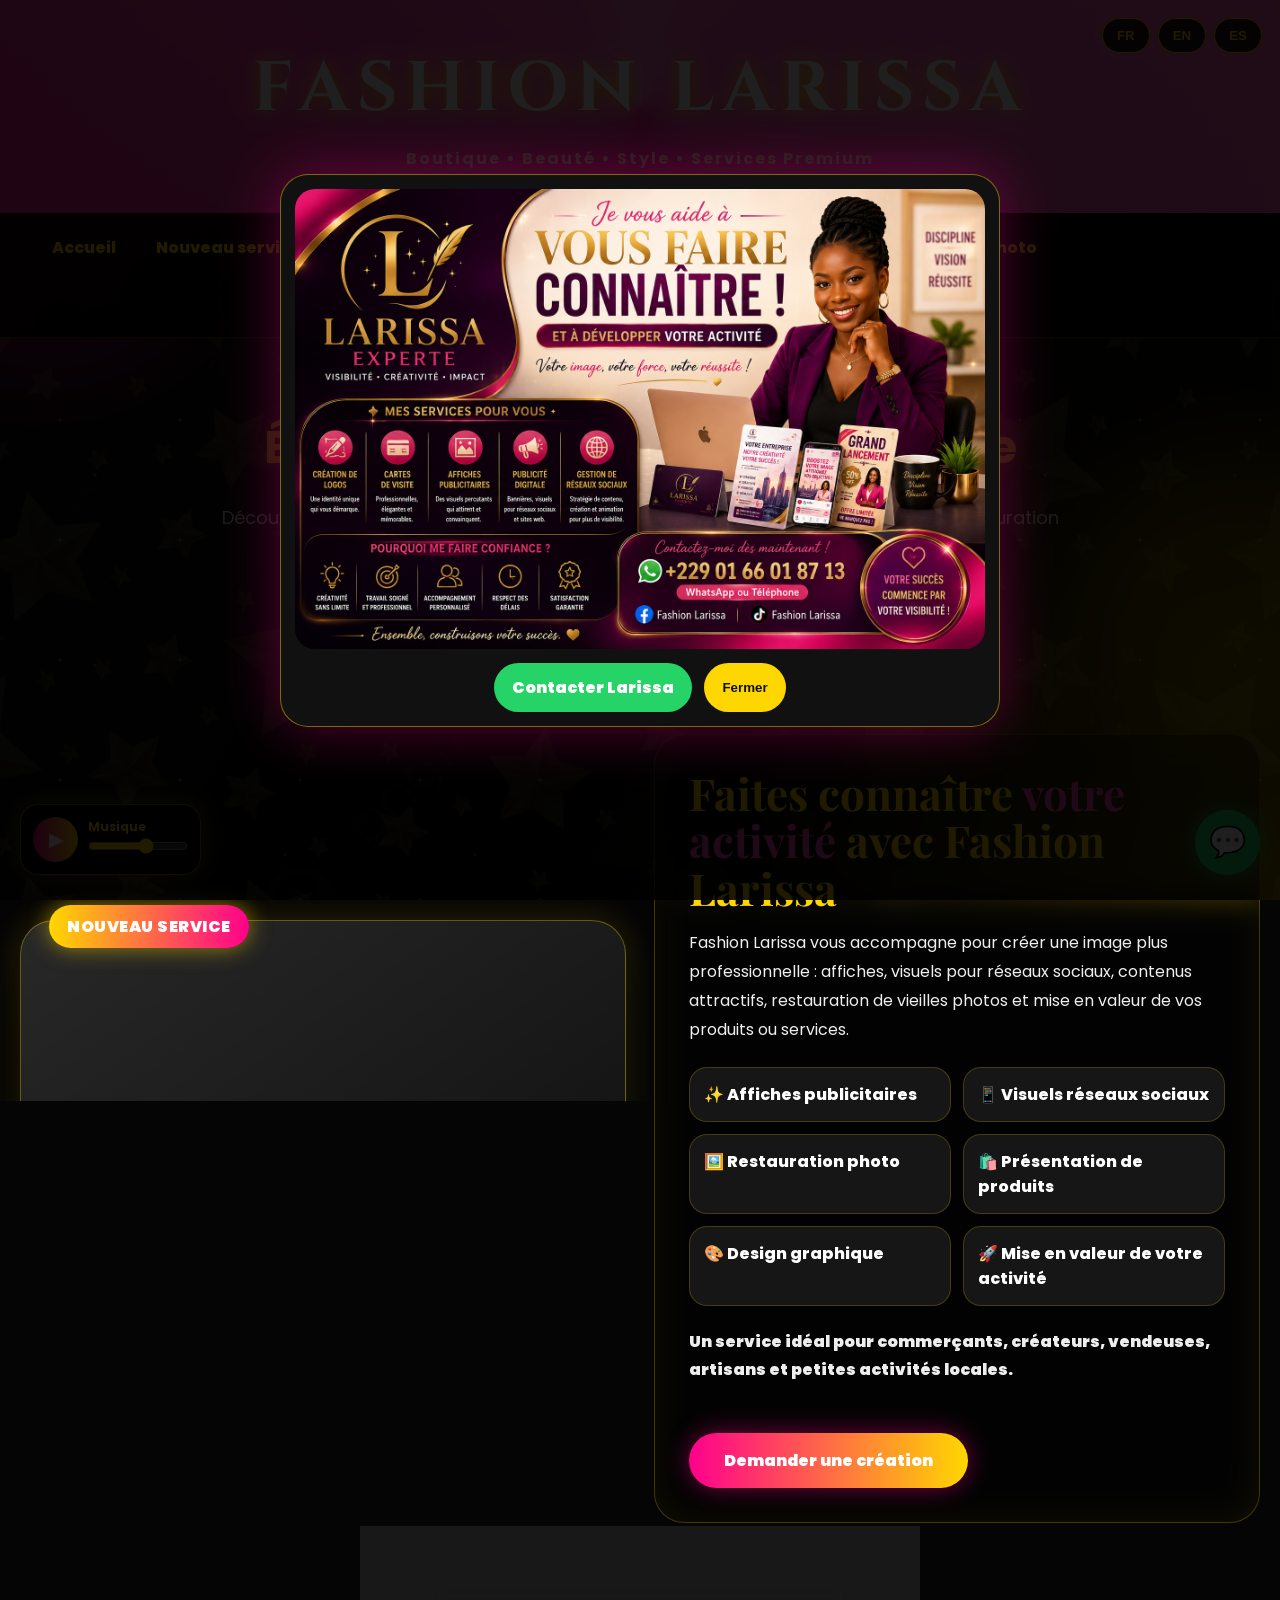
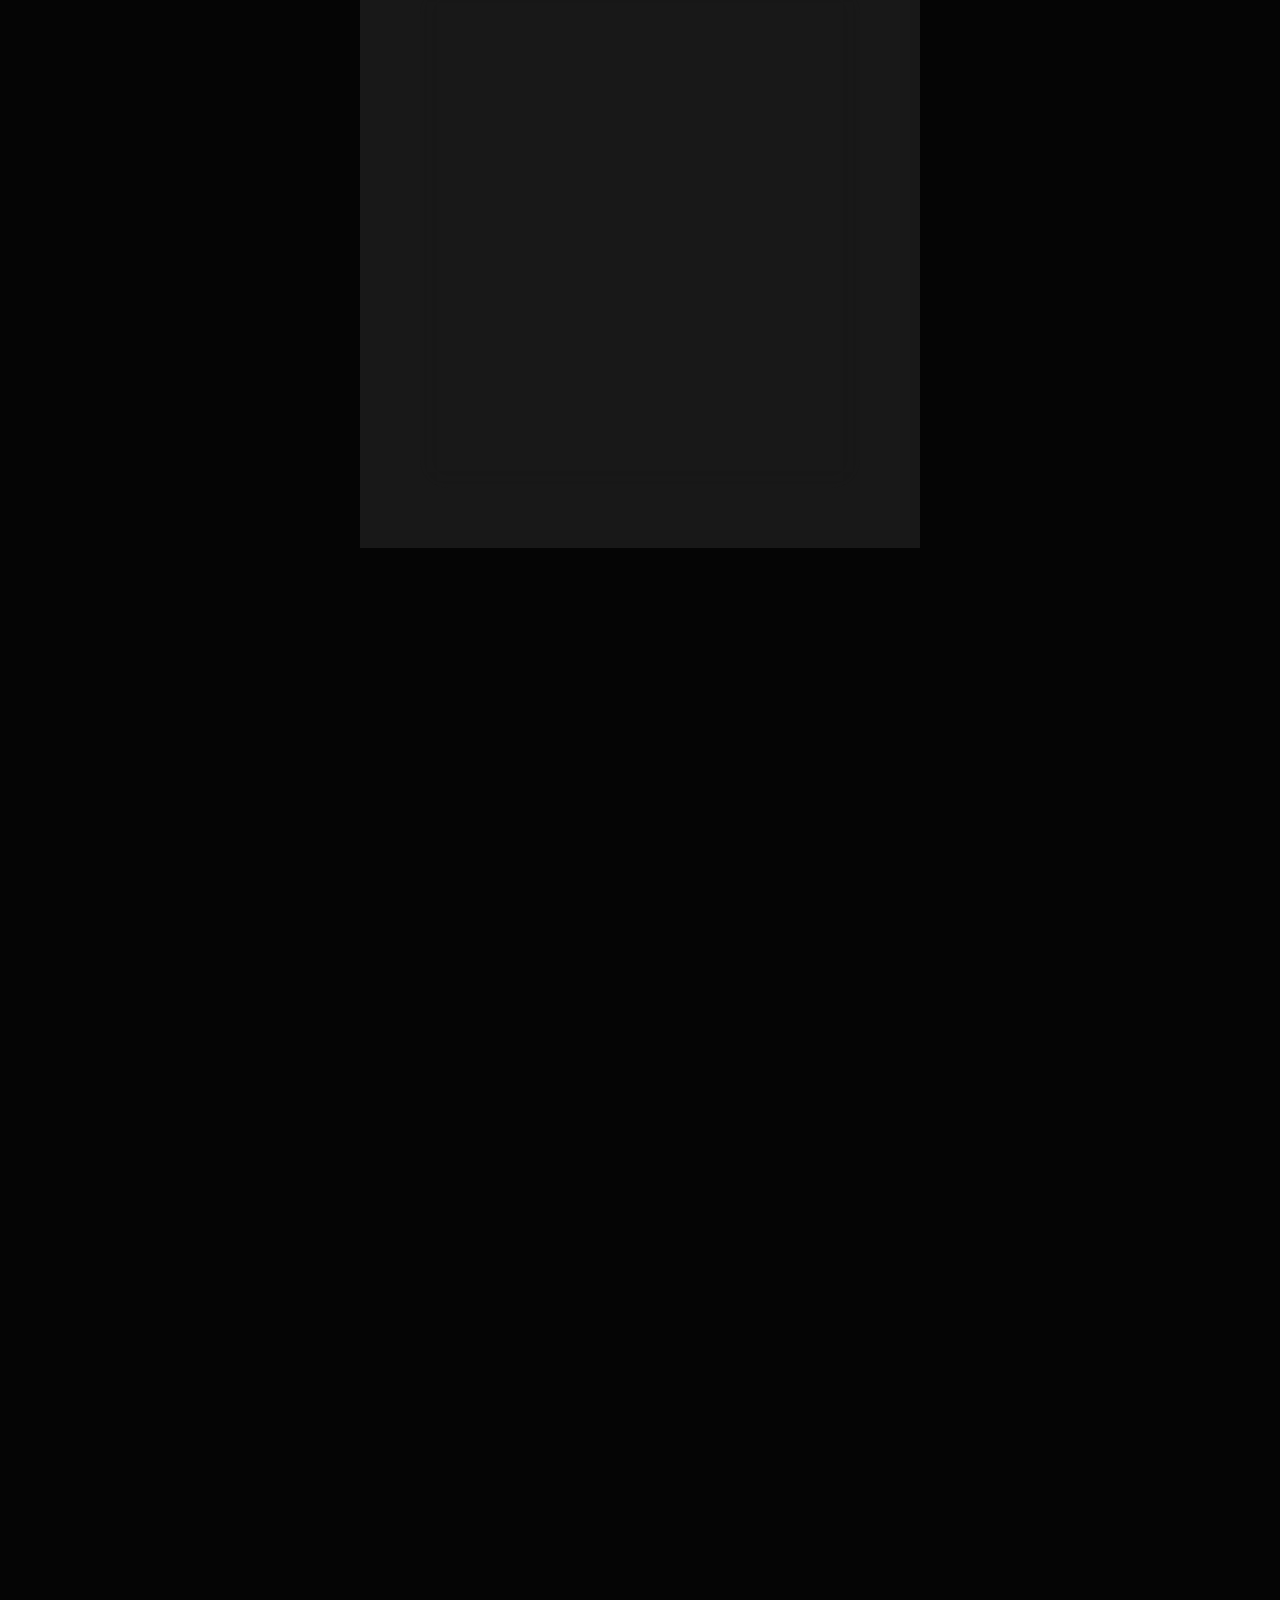
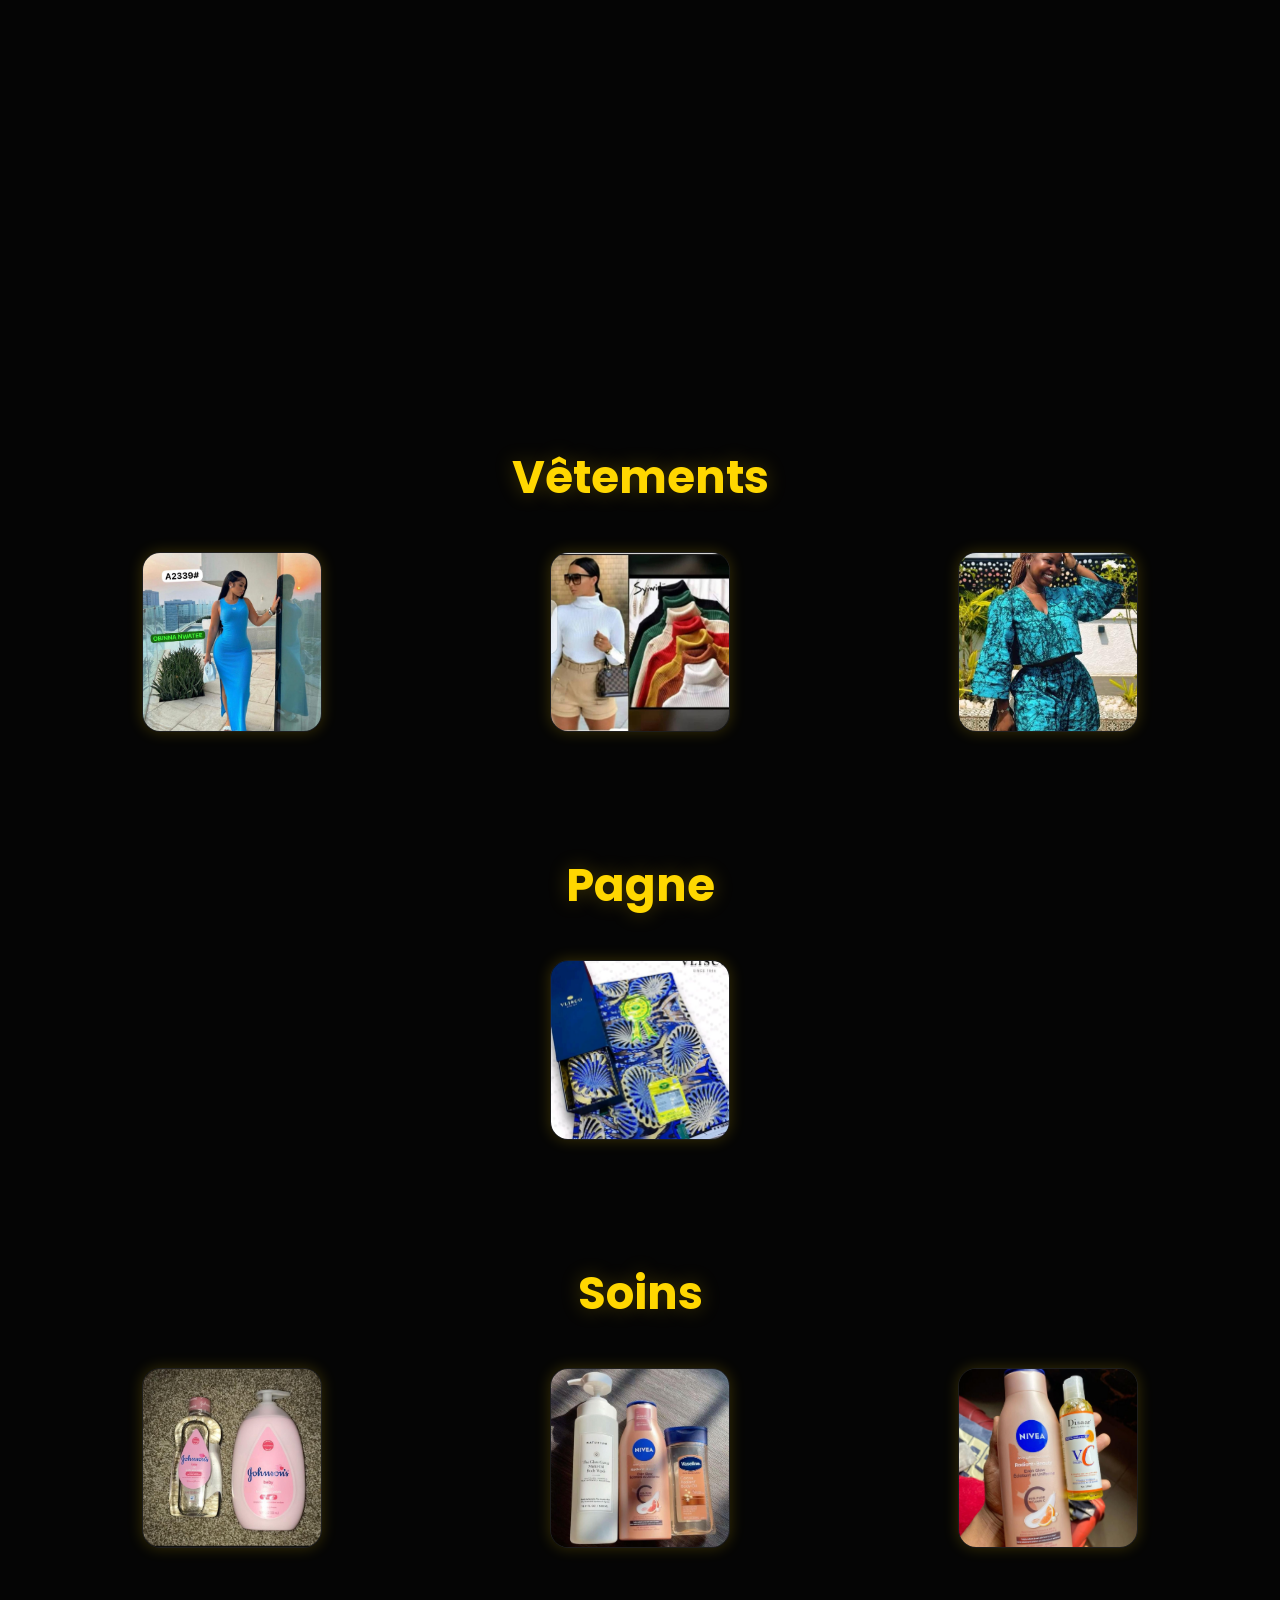
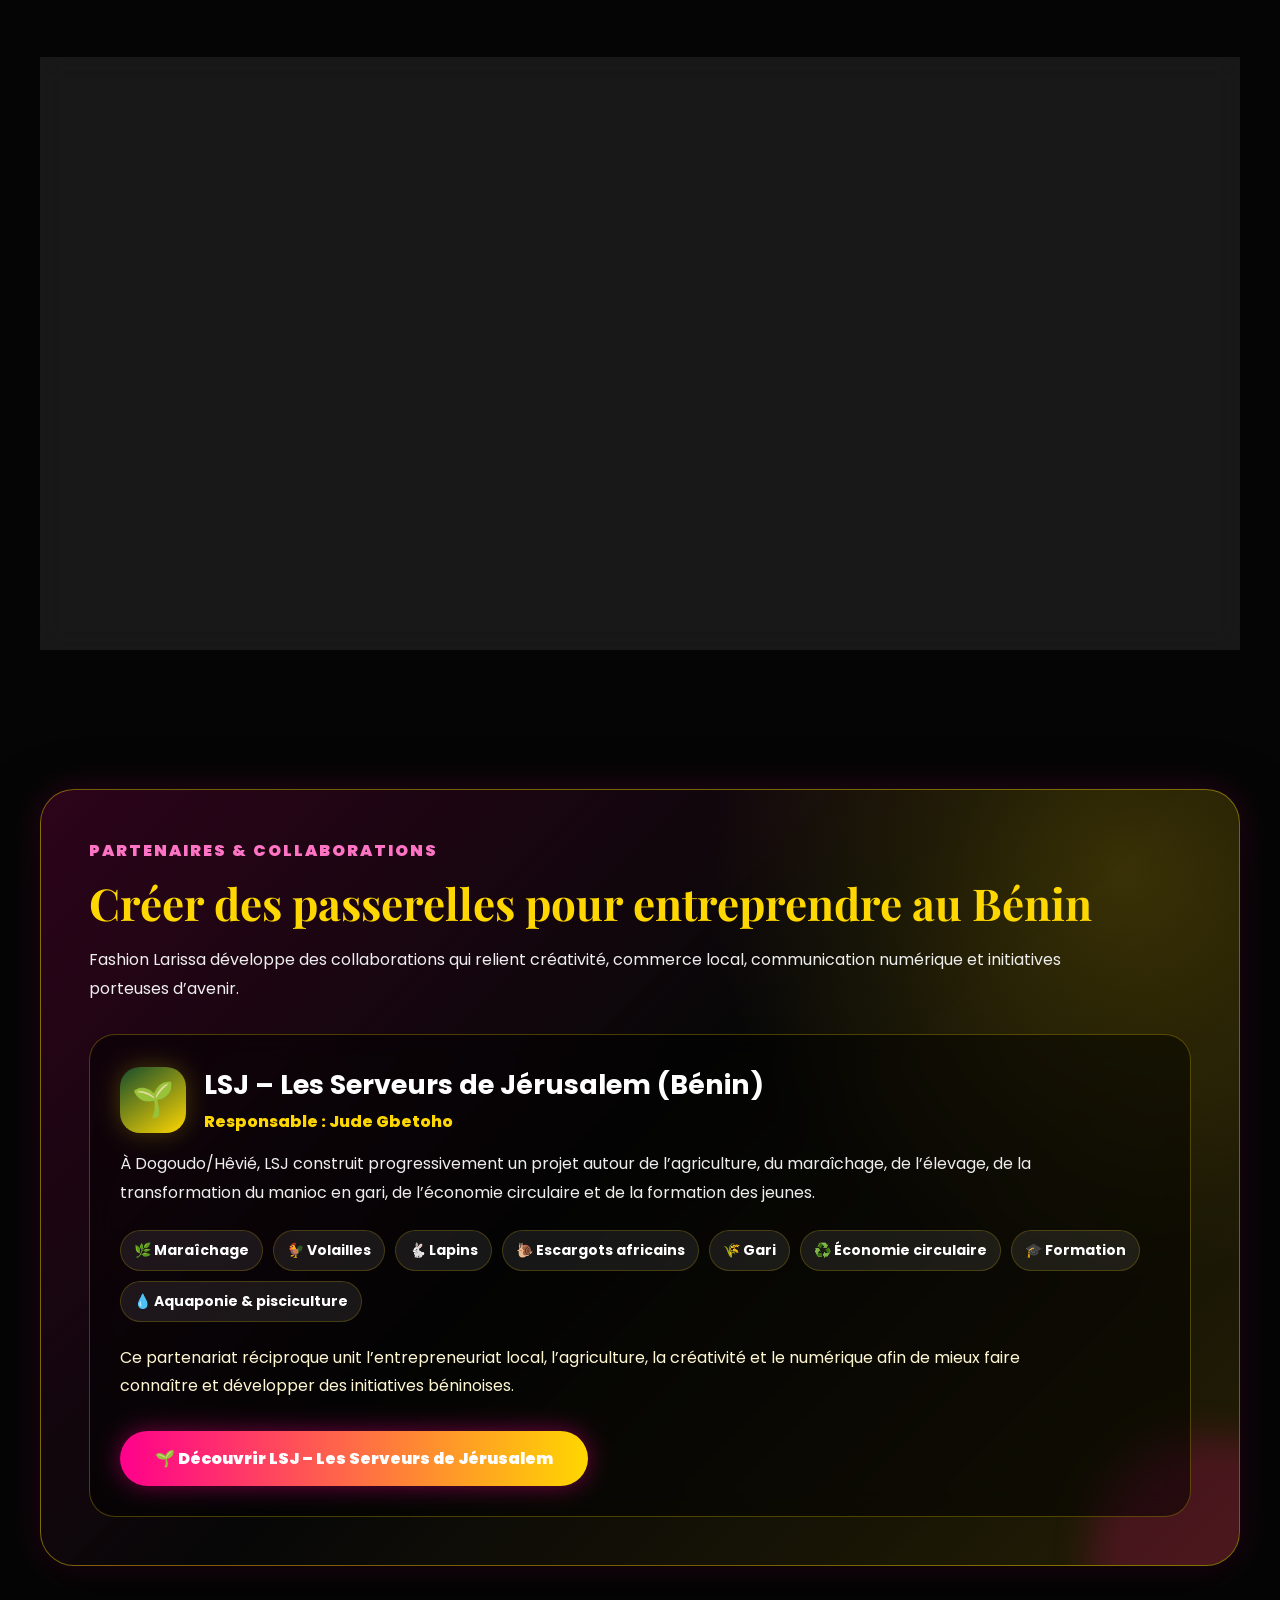
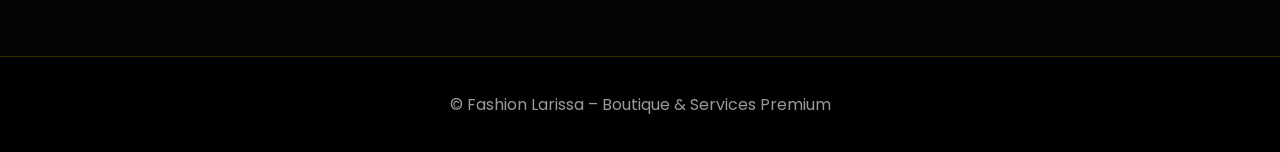
<file: index.html>
<!DOCTYPE html>
<html lang="fr">
<head>
<meta charset="UTF-8">
<meta name="viewport" content="width=device-width, initial-scale=1.0">

<title>Fashion Larissa – Boutique & Services Premium</title>

<link href="https://fonts.googleapis.com/css2?family=Poppins:wght@300;400;600;700;800;900&family=Cinzel:wght@400;600;700&family=Playfair+Display:wght@600;700;800&display=swap" rel="stylesheet">

<style>
*{margin:0;padding:0;box-sizing:border-box}
html{scroll-behavior:smooth}
body{
    font-family:'Poppins',sans-serif;
    background:#050505;
    color:white;
    overflow-x:hidden;
}
body::before{
    content:"";
    position:fixed;
    inset:0;
    background:
    radial-gradient(circle at top left,rgba(255,0,153,.58) 0%,transparent 28%),
    radial-gradient(circle at bottom right,rgba(255,215,0,.48) 0%,transparent 33%),
    radial-gradient(circle at center,rgba(124,0,255,.24) 0%,transparent 38%),
    #050505;
    z-index:-6;
}
body::after{
    content:"";
    position:fixed;
    inset:0;
    background:linear-gradient(120deg,rgba(255,255,255,.05),transparent,rgba(255,215,0,.07));
    pointer-events:none;
    z-index:-5;
}
.stars{
    position:fixed;
    inset:0;
    background-image:url('Images_Boutique/etoiles_or.png');
    opacity:.15;
    animation:moveStars 80s linear infinite;
    z-index:-4;
}
@keyframes moveStars{
    from{background-position:0 0}
    to{background-position:2000px 2000px}
}
.sparkles{
    position:fixed;
    inset:0;
    pointer-events:none;
    z-index:-3;
    background-image:
    radial-gradient(circle,rgba(255,255,255,.85) 1px,transparent 2px),
    radial-gradient(circle,rgba(255,215,0,.9) 1px,transparent 2px);
    background-size:120px 120px,190px 190px;
    animation:twinkle 6s ease-in-out infinite alternate;
    opacity:.35;
}
@keyframes twinkle{
    from{opacity:.15;transform:scale(1)}
    to{opacity:.45;transform:scale(1.03)}
}
.light-orb{
    position:fixed;
    width:280px;
    height:280px;
    border-radius:50%;
    filter:blur(45px);
    opacity:.22;
    pointer-events:none;
    z-index:-2;
    animation:orbMove 14s ease-in-out infinite alternate;
}
.orb-1{top:12%;left:-80px;background:#ff008c}
.orb-2{right:-90px;bottom:18%;background:#ffd700;animation-delay:2s}
@keyframes orbMove{
    from{transform:translate(0,0) scale(1)}
    to{transform:translate(45px,35px) scale(1.15)}
}
header{
    padding:42px 20px;
    text-align:center;
    background:linear-gradient(90deg,#ff008c,#ff4db8,#ffd700,#7b0057);
    background-size:350% 350%;
    animation:gradientMove 8s ease infinite;
    box-shadow:0 8px 35px rgba(255,0,128,.55);
    position:relative;
    overflow:hidden;
}
header::before{
    content:"";
    position:absolute;
    inset:-90px;
    background:conic-gradient(from 180deg,transparent,rgba(255,255,255,.35),transparent);
    animation:spinGlow 10s linear infinite;
}
@keyframes spinGlow{to{transform:rotate(360deg)}}
@keyframes gradientMove{
    0%{background-position:0% 50%}
    50%{background-position:100% 50%}
    100%{background-position:0% 50%}
}
header h1{
    position:relative;
    font-family:'Cinzel',serif;
    font-size:70px;
    letter-spacing:8px;
    color:white;
    text-shadow:0 0 18px gold,0 0 35px rgba(255,255,255,.45);
}
header p{
    position:relative;
    margin-top:10px;
    color:#fff7d1;
    font-weight:700;
    letter-spacing:2px;
}
nav{
    position:sticky;
    top:0;
    z-index:999;
    background:rgba(0,0,0,.84);
    backdrop-filter:blur(13px);
    padding:14px 205px 14px 14px;
    display:flex;
    justify-content:center;
    flex-wrap:wrap;
    gap:14px;
    border-bottom:1px solid rgba(255,215,0,.25);
}
nav a{
    color:#ffd700;
    text-decoration:none;
    font-weight:800;
    padding:8px 13px;
    border-radius:999px;
    transition:.3s;
}
nav a:hover{
    color:white;
    background:linear-gradient(90deg,#ff008c,#ffd700);
    transform:translateY(-2px);
}
.lang-switch{
    position:fixed;
    top:18px;
    right:18px;
    z-index:2500;
    display:flex;
    gap:8px;
}
.lang-switch button{
    background:rgba(0,0,0,.82);
    color:#ffd700;
    border:1px solid #ffd700;
    padding:9px 14px;
    border-radius:30px;
    cursor:pointer;
    font-weight:900;
    box-shadow:0 0 12px rgba(255,215,0,.25);
}
.lang-switch button:hover{background:#ffd700;color:#111}
.hero{
    text-align:center;
    padding:76px 20px 40px;
}
.hero h2{
    font-size:45px;
    color:#ffd700;
    margin-bottom:20px;
    text-shadow:0 0 20px rgba(255,215,0,.35);
}
.hero p{
    max-width:890px;
    margin:auto;
    line-height:1.8;
    color:#ddd;
    font-size:18px;
}
.hero-actions{
    display:flex;
    justify-content:center;
    gap:15px;
    flex-wrap:wrap;
}
.hero-btn,.gold-btn{
    margin-top:30px;
    display:inline-block;
    background:linear-gradient(90deg,#ff008c,#ffd700);
    padding:15px 35px;
    border-radius:40px;
    text-decoration:none;
    color:white;
    font-weight:900;
    box-shadow:0 0 24px rgba(255,0,140,.45);
    transition:.3s;
}
.hero-btn:hover,.gold-btn:hover{
    transform:scale(1.05);
    box-shadow:0 0 35px rgba(255,215,0,.75);
}

/* ✅ NOUVELLE PUBLICITÉ SERVICE LARISSA EN PREMIÈRE PAGE */
.service-promo{
    padding:42px 20px 18px;
}
.promo-shell{
    max-width:1280px;
    margin:auto;
    display:grid;
    grid-template-columns:1fr 1fr;
    gap:28px;
    align-items:center;
    perspective:1200px;
}
.promo-card-3d{
    position:relative;
    border-radius:34px;
    background:linear-gradient(145deg,rgba(255,255,255,.14),rgba(255,255,255,.04));
    border:1px solid rgba(255,215,0,.35);
    padding:18px;
    box-shadow:0 25px 70px rgba(0,0,0,.55),0 0 35px rgba(255,215,0,.18);
    transform-style:preserve-3d;
    animation:float3d 6s ease-in-out infinite;
}
@keyframes float3d{
    0%,100%{transform:rotateX(0deg) rotateY(0deg) translateY(0)}
    50%{transform:rotateX(2deg) rotateY(-3deg) translateY(-8px)}
}
.promo-card-3d::before{
    content:"NOUVEAU SERVICE";
    position:absolute;
    top:-16px;
    left:28px;
    background:linear-gradient(90deg,#ffd700,#ff008c);
    color:#fff;
    padding:9px 18px;
    border-radius:999px;
    font-weight:900;
    letter-spacing:.5px;
    z-index:2;
    box-shadow:0 0 22px rgba(255,215,0,.55);
}
.promo-img{
    width:100%;
    display:block;
    border-radius:24px;
    box-shadow:0 0 22px rgba(255,255,255,.12);
    cursor:pointer;
}
.promo-text{
    background:rgba(0,0,0,.42);
    border:1px solid rgba(255,215,0,.25);
    border-radius:30px;
    padding:34px;
    backdrop-filter:blur(14px);
    box-shadow:inset 0 0 40px rgba(255,215,0,.06);
}
.promo-text h2{
    font-family:'Playfair Display',serif;
    font-size:44px;
    line-height:1.08;
    color:#ffd700;
    margin-bottom:18px;
}
.promo-text h2 span{color:#ff4db8}
.promo-text p{
    color:#eee;
    line-height:1.8;
    margin-bottom:18px;
}
.promo-list{
    display:grid;
    grid-template-columns:repeat(2,minmax(0,1fr));
    gap:12px;
    margin:22px 0;
}
.promo-item{
    padding:14px;
    border-radius:18px;
    background:rgba(255,255,255,.08);
    border:1px solid rgba(255,215,0,.20);
    color:#fff;
    font-weight:800;
    transition:.3s;
}
.promo-item:hover{
    transform:translateY(-4px);
    background:linear-gradient(90deg,rgba(255,0,140,.22),rgba(255,215,0,.18));
}
.notice{
    color:#ffd700;
    font-weight:900;
    margin-top:8px;
}
.larissa-section{
    display:flex;
    justify-content:center;
    padding:45px 20px;
}
.larissa-card{
    background:rgba(255,255,255,.08);
    border:1px solid rgba(255,255,255,.2);
    backdrop-filter:blur(14px);
    border-radius:28px;
    padding:36px;
    max-width:440px;
    text-align:center;
    box-shadow:0 0 40px rgba(255,215,0,.20);
    transition:.35s;
}
.larissa-card:hover{transform:translateY(-8px) scale(1.02)}
.larissa-photo{
    width:220px;
    height:220px;
    border-radius:50%;
    object-fit:cover;
    border:5px solid #ffd700;
    box-shadow:0 0 30px gold;
}
.larissa-card h3{
    margin-top:20px;
    color:#ffd700;
    font-size:28px;
}
.larissa-card p{
    margin-top:15px;
    color:#eee;
    line-height:1.7;
}
.section-title{
    text-align:center;
    font-size:45px;
    margin-top:80px;
    color:#ffd700;
    text-shadow:0 0 20px rgba(255,215,0,.25);
}
.gallery{
    display:grid;
    grid-template-columns:repeat(auto-fit,minmax(180px,1fr));
    gap:25px;
    padding:40px;
}
.gallery img{
    width:180px;
    height:180px;
    object-fit:cover;
    border-radius:18px;
    margin:auto;
    cursor:pointer;
    transition:.4s;
    box-shadow:0 0 15px rgba(255,215,0,.2);
    border:1px solid rgba(255,255,255,.1);
}
.gallery img:hover{
    transform:scale(1.12) rotateZ(-1deg);
    box-shadow:0 0 28px rgba(255,0,140,.75);
}
.pub-section{padding:70px 20px}
.pub-card{
    max-width:1200px;
    margin:auto;
    background:rgba(255,255,255,.08);
    border-radius:30px;
    padding:40px;
    display:flex;
    gap:40px;
    flex-wrap:wrap;
    align-items:center;
    backdrop-filter:blur(15px);
    border:1px solid rgba(255,215,0,.22);
}
.pub-card img{
    width:400px;
    max-width:100%;
    border-radius:20px;
    box-shadow:0 0 25px rgba(255,215,0,.3);
    cursor:pointer;
}
.pub-text{flex:1}
.pub-text h2{
    font-size:45px;
    color:#ffd700;
    margin-bottom:20px;
}
.pub-text p{
    line-height:1.9;
    color:#eee;
    margin-bottom:20px;
}
.pub-text ul{
    line-height:2;
    color:#ffd700;
    font-weight:700;
    list-style:none;
}
.partners-section{
    padding:70px 20px 10px;
    scroll-margin-top:90px;
}
.partners-shell{
    max-width:1200px;
    margin:auto;
    position:relative;
    overflow:hidden;
    padding:48px;
    border-radius:34px;
    background:
    radial-gradient(circle at 90% 10%,rgba(255,215,0,.18),transparent 32%),
    linear-gradient(135deg,rgba(255,0,140,.16),rgba(8,8,8,.92) 48%,rgba(255,215,0,.12));
    border:1px solid rgba(255,215,0,.42);
    box-shadow:0 24px 70px rgba(0,0,0,.48),0 0 34px rgba(255,0,140,.16);
}
.partners-shell::after{
    content:"";
    position:absolute;
    width:240px;
    height:240px;
    right:-90px;
    bottom:-110px;
    border-radius:50%;
    background:rgba(255,0,140,.18);
    filter:blur(18px);
}
.partners-eyebrow{
    color:#ff73c5;
    font-weight:900;
    letter-spacing:2px;
    text-transform:uppercase;
}
.partners-shell h2{
    margin:10px 0 14px;
    font-family:'Playfair Display',serif;
    color:#ffd700;
    font-size:44px;
}
.partners-intro,.partner-desc,.partner-bridge{
    max-width:980px;
    color:#eee;
    line-height:1.8;
}
.partner-card{
    position:relative;
    z-index:1;
    margin-top:30px;
    padding:30px;
    border-radius:26px;
    background:rgba(0,0,0,.48);
    border:1px solid rgba(255,215,0,.28);
    backdrop-filter:blur(12px);
}
.partner-heading{
    display:flex;
    align-items:center;
    gap:18px;
    margin-bottom:16px;
}
.partner-icon{
    width:66px;
    height:66px;
    display:grid;
    place-items:center;
    flex:0 0 auto;
    border-radius:20px;
    font-size:34px;
    background:linear-gradient(145deg,#164d2c,#ffd700);
    box-shadow:0 0 24px rgba(255,215,0,.25);
}
.partner-heading h3{color:white;font-size:27px}
.partner-responsible{color:#ffd700;font-weight:800;margin-top:4px}
.partner-areas{
    margin:22px 0;
    display:flex;
    flex-wrap:wrap;
    gap:10px;
}
.partner-areas span{
    padding:9px 13px;
    border-radius:999px;
    color:#fff;
    background:rgba(255,255,255,.08);
    border:1px solid rgba(255,215,0,.2);
    font-size:14px;
    font-weight:700;
}
.partner-bridge{margin-top:18px;color:#fff7d1}
.partner-button{position:relative;z-index:2}
.contact-box{
    margin-top:25px;
    padding:18px;
    border-radius:15px;
    background:rgba(255,215,0,.12);
    border:1px solid rgba(255,215,0,.3);
}
.zoom-container{
    position:fixed;
    inset:0;
    background:rgba(0,0,0,.92);
    display:none;
    justify-content:center;
    align-items:center;
    z-index:5000;
    padding:20px;
}
.zoom-container img{
    max-width:92%;
    max-height:88%;
    border-radius:20px;
    box-shadow:0 0 40px rgba(255,215,0,.35);
}
.close-btn{
    position:absolute;
    top:20px;
    right:25px;
    background:white;
    color:black;
    padding:10px 14px;
    border-radius:10px;
    cursor:pointer;
    font-weight:bold;
}
footer{
    margin-top:80px;
    text-align:center;
    padding:35px;
    background:black;
    color:#999;
    border-top:1px solid rgba(255,215,0,.22);
}
.whatsapp-float{
    position:fixed;
    right:20px;
    bottom:25px;
    z-index:3000;
    background:#25D366;
    color:white;
    width:65px;
    height:65px;
    border-radius:50%;
    display:flex;
    align-items:center;
    justify-content:center;
    text-decoration:none;
    font-size:30px;
    box-shadow:0 0 25px rgba(37,211,102,.8);
    animation:pulseWhats 2s infinite;
}
@keyframes pulseWhats{
    0%{transform:scale(1)}
    50%{transform:scale(1.08)}
    100%{transform:scale(1)}
}
.music-panel{
    position:fixed;
    left:20px;
    bottom:25px;
    z-index:3000;
    background:rgba(0,0,0,.85);
    border:1px solid rgba(255,215,0,.5);
    border-radius:18px;
    padding:12px;
    display:flex;
    align-items:center;
    gap:10px;
    box-shadow:0 0 25px rgba(255,215,0,.3);
}
.music-panel button{
    background:linear-gradient(90deg,#ff008c,#ffd700);
    border:none;
    color:white;
    width:45px;
    height:45px;
    border-radius:50%;
    font-size:18px;
    cursor:pointer;
    font-weight:bold;
}
.music-panel input{
    width:100px;
    accent-color:#ffd700;
}
.music-label{
    color:#ffd700;
    font-size:12px;
    font-weight:bold;
}
.promo-modal{
    position:fixed;
    inset:0;
    z-index:7000;
    background:rgba(0,0,0,.88);
    display:none;
    align-items:center;
    justify-content:center;
    padding:20px;
}
.promo-modal.active{display:flex}
.promo-modal-card{
    max-width:720px;
    width:100%;
    position:relative;
    background:#111;
    border:1px solid rgba(255,215,0,.45);
    border-radius:28px;
    padding:14px;
    box-shadow:0 0 55px rgba(255,0,140,.35);
}
.promo-modal-card img{
    width:100%;
    border-radius:20px;
    display:block;
}
.modal-actions{
    display:flex;
    gap:12px;
    justify-content:center;
    flex-wrap:wrap;
    margin-top:14px;
}
.modal-actions a,.modal-actions button{
    border:0;
    padding:12px 18px;
    border-radius:999px;
    font-weight:900;
    cursor:pointer;
    text-decoration:none;
}
.modal-whatsapp{background:#25D366;color:white}
.modal-close{background:#ffd700;color:#111}
.reveal{
    opacity:0;
    transform:translateY(30px);
    transition:opacity .8s ease, transform .8s ease;
}
.reveal.visible{
    opacity:1;
    transform:translateY(0);
}
@media(max-width:980px){
    .promo-shell{grid-template-columns:1fr}
    .promo-text h2{font-size:36px}
    header h1{font-size:50px}
}
@media(max-width:768px){
    header{padding:35px 15px}
    header h1{font-size:38px;letter-spacing:3px}
    header p{font-size:13px}
    nav{gap:8px;padding:10px}
    nav a{font-size:13px;padding:7px 9px}
    .section-title{font-size:32px}
    .hero{padding:55px 16px 25px}
    .hero h2{font-size:30px}
    .hero p{font-size:16px}
    .promo-text{padding:24px}
    .promo-text h2{font-size:30px}
    .promo-list{grid-template-columns:1fr}
    .pub-text h2{font-size:32px}
    .gallery{padding:25px 16px;grid-template-columns:repeat(auto-fit,minmax(140px,1fr));gap:18px}
    .gallery img{width:145px;height:145px}
    .lang-switch{
        top:10px;
        right:10px;
        gap:5px;
    }
    .lang-switch button{
        padding:7px 10px;
        font-size:12px;
    }
    .music-panel{
        left:10px;
        bottom:15px;
        padding:9px;
    }
    .music-panel input{width:78px}
    .whatsapp-float{
        right:12px;
        bottom:15px;
        width:58px;
        height:58px;
    }
    .pub-card{padding:25px}
    .partners-section{padding:50px 14px 5px}
    .partners-shell{padding:28px 20px}
    .partners-shell h2{font-size:32px}
    .partner-card{padding:22px 18px}
    .partner-heading{align-items:flex-start}
    .partner-heading h3{font-size:22px}
}
</style>
</head>

<body>

<div class="stars"></div>
<div class="sparkles"></div>
<div class="light-orb orb-1"></div>
<div class="light-orb orb-2"></div>

<div class="lang-switch">
    <button onclick="setLanguage('fr')">FR</button>
    <button onclick="setLanguage('en')">EN</button>
    <button onclick="setLanguage('es')">ES</button>
</div>

<header>
    <h1>FASHION LARISSA</h1>
    <p>Boutique • Beauté • Style • Services Premium</p>
</header>

<nav>
    <a id="menu-accueil" href="#accueil">Accueil</a>
    <a id="menu-promo" href="#nouveau-service">Nouveau service</a>
    <a id="menu-sacs" href="#sacs">Sacs</a>
    <a id="menu-sandales" href="#sandales">Sandales</a>
    <a id="menu-vetements" href="#vetements">Vêtements</a>
    <a id="menu-pagne" href="#pagne">Pagne</a>
    <a id="menu-soins" href="#soins">Soins</a>
    <a id="menu-restauration" href="#restauration">Restauration Photo</a>
    <a id="menu-partenaires" href="#partenaires">Partenaires</a>
</nav>

<section class="hero reveal" id="accueil">
    <h2 id="hero-title">Élégance • Mode • Beauté • Style</h2>
    <p id="hero-text">
        Découvrez l’univers Fashion Larissa : sacs, sandales, vêtements, soins,
        pagnes et restauration professionnelle de vieilles photos.
    </p>
    <div class="hero-actions">
        <a class="hero-btn" href="https://wa.me/2290166018713" target="_blank">WhatsApp Larissa</a>
        <a class="gold-btn" href="#nouveau-service">Voir le nouveau service</a>
    </div>
</section>

<!-- ✅ PUBLICITÉ INCORPORÉE EN PREMIÈRE PAGE -->
<section class="service-promo reveal" id="nouveau-service">
    <div class="promo-shell">
        <div class="promo-card-3d">
            <img class="promo-img zoomable" src="Images_Boutique/Publicite/Affiche_Service_Larissa.png" alt="Publicité services Fashion Larissa">
        </div>

        <div class="promo-text">
            <h2 id="promo-title">Faites connaître <span>votre activité</span> avec Fashion Larissa</h2>
            <p id="promo-text">
                Fashion Larissa vous accompagne pour créer une image plus professionnelle :
                affiches, visuels pour réseaux sociaux, contenus attractifs, restauration de vieilles photos
                et mise en valeur de vos produits ou services.
            </p>

            <div class="promo-list">
                <div class="promo-item" id="promo-item-1">✨ Affiches publicitaires</div>
                <div class="promo-item" id="promo-item-2">📱 Visuels réseaux sociaux</div>
                <div class="promo-item" id="promo-item-3">🖼️ Restauration photo</div>
                <div class="promo-item" id="promo-item-4">🛍️ Présentation de produits</div>
                <div class="promo-item" id="promo-item-5">🎨 Design graphique</div>
                <div class="promo-item" id="promo-item-6">🚀 Mise en valeur de votre activité</div>
            </div>

            <p class="notice" id="promo-notice">
                Un service idéal pour commerçants, créateurs, vendeuses, artisans et petites activités locales.
            </p>

            <a class="gold-btn" href="https://wa.me/2290166018713" target="_blank">Demander une création</a>
        </div>
    </div>
</section>

<section class="larissa-section reveal">
    <div class="larissa-card">
        <img src="Images_Boutique/Larissa/Larissa.jpeg" class="larissa-photo" alt="Larissa">
        <h3 id="larissa-name">Larissa – Conseillère Mode</h3>
        <p id="larissa-desc">
            Toujours prête à vous accompagner dans vos choix élégants :
            sacs, vêtements, soins, accessoires et restauration photo.
        </p>
    </div>
</section>

<section id="sacs" class="reveal">
<h2 class="section-title" id="title-sacs">Sacs</h2>
<div class="gallery">
<img src="Images_Boutique/Sacs/Sac_1.jpeg" alt="Sac 1">
<img src="Images_Boutique/Sacs/Sac_2.jpeg" alt="Sac 2">
<img src="Images_Boutique/Sacs/Sac_3.jpeg" alt="Sac 3">
<img src="Images_Boutique/Sacs/Sac_4.jpeg" alt="Sac 4">
<img src="Images_Boutique/Sacs/Sac_5.jpeg" alt="Sac 5">
<img src="Images_Boutique/Sacs/Sac_6.jpeg" alt="Sac 6">
<img src="Images_Boutique/Sacs/Sac_7.jpeg" alt="Sac 7">
<img src="Images_Boutique/Sacs/Sac_8.jpeg" alt="Sac 8">
<img src="Images_Boutique/Sacs/Sac_9.jpeg" alt="Sac 9">
<img src="Images_Boutique/Sacs/Sac_10.jpeg" alt="Sac 10">
</div>
</section>

<section id="sandales" class="reveal">
<h2 class="section-title" id="title-sandales">Sandales</h2>
<div class="gallery">
<img src="Images_Boutique/Sandales/Sandale_1.jpeg" alt="Sandale 1">
<img src="Images_Boutique/Sandales/Sandale_2.jpeg" alt="Sandale 2">
<img src="Images_Boutique/Sandales/Sandale_3.jpeg" alt="Sandale 3">
<img src="Images_Boutique/Sandales/Sandale_4.jpeg" alt="Sandale 4">
<img src="Images_Boutique/Sandales/Sandale_5.jpeg" alt="Sandale 5">
<img src="Images_Boutique/Sandales/Sandale_6.jpeg" alt="Sandale 6">
<img src="Images_Boutique/Sandales/Sandale_7.jpeg" alt="Sandale 7">
<img src="Images_Boutique/Sandales/Sandale_8.jpeg" alt="Sandale 8">
<img src="Images_Boutique/Sandales/Sandale_9.jpeg" alt="Sandale 9">
<img src="Images_Boutique/Sandales/Sandale_10.jpeg" alt="Sandale 10">
<img src="Images_Boutique/Sandales/Sandale_11.jpeg" alt="Sandale 11">
<img src="Images_Boutique/Sandales/Sandale_12.jpeg" alt="Sandale 12">
</div>
</section>

<section id="vetements" class="reveal">
<h2 class="section-title" id="title-vetements">Vêtements</h2>
<div class="gallery">
<img src="Images_Boutique/Vetement/Vetement_1.jpeg" alt="Vêtement 1">
<img src="Images_Boutique/Vetement/Vetement_2.jpeg" alt="Vêtement 2">
<img src="Images_Boutique/Vetement/Vetement_3.jpeg" alt="Vêtement 3">
</div>
</section>

<section id="pagne" class="reveal">
<h2 class="section-title" id="title-pagne">Pagne</h2>
<div class="gallery">
<img src="Images_Boutique/Pagne/Pagne_1.jpeg" alt="Pagne 1">
</div>
</section>

<section id="soins" class="reveal">
<h2 class="section-title" id="title-soins">Soins</h2>
<div class="gallery">
<img src="Images_Boutique/Soins/Soins_1.jpeg" alt="Soins 1">
<img src="Images_Boutique/Soins/Soins_2.jpeg" alt="Soins 2">
<img src="Images_Boutique/Soins/Soins_3.jpeg" alt="Soins 3">
</div>
</section>

<section class="pub-section reveal" id="restauration">
<div class="pub-card">
<img class="zoomable" src="Images_Boutique/Publicite/Affiche_Restauration_Photo_V3.webp" alt="Affiche restauration photo">
<div class="pub-text">
<h2 id="restore-title">Restauration de vieilles photos</h2>
<p id="restore-text">
Vous avez une vieille photo abîmée, déchirée, décolorée ou en noir et blanc ?
Fashion Larissa propose désormais un service de restauration et amélioration photo.
</p>
<ul>
<li>✔ Retouche professionnelle</li>
<li>✔ Récupération de portraits anciens</li>
<li>✔ Colorisation</li>
<li>✔ Nettoyage des défauts</li>
<li>✔ Reproduction numérique</li>
</ul>
<div class="contact-box">
📞 WhatsApp / Téléphone : <br>
<strong>+229 01 66 01 87 13</strong>
</div>
</div>
</div>
</section>

<section class="partners-section reveal" id="partenaires">
    <div class="partners-shell">
        <p class="partners-eyebrow" id="partners-eyebrow">Partenaires & Collaborations</p>
        <h2 id="partners-title">Créer des passerelles pour entreprendre au Bénin</h2>
        <p class="partners-intro" id="partners-intro">
            Fashion Larissa développe des collaborations qui relient créativité, commerce local,
            communication numérique et initiatives porteuses d’avenir.
        </p>

        <article class="partner-card">
            <div class="partner-heading">
                <div class="partner-icon" aria-hidden="true">🌱</div>
                <div>
                    <h3 id="lsj-title">LSJ – Les Serveurs de Jérusalem (Bénin)</h3>
                    <p class="partner-responsible" id="lsj-responsible">Responsable : Jude Gbetoho</p>
                </div>
            </div>
            <p class="partner-desc" id="lsj-desc">
                À Dogoudo/Hêvié, LSJ construit progressivement un projet autour de l’agriculture,
                du maraîchage, de l’élevage, de la transformation du manioc en gari, de l’économie
                circulaire et de la formation des jeunes.
            </p>
            <div class="partner-areas" aria-label="Domaines d’activité de LSJ">
                <span>🌿 Maraîchage</span><span>🐓 Volailles</span><span>🐇 Lapins</span>
                <span>🐌 Escargots africains</span><span>🌾 Gari</span><span>♻️ Économie circulaire</span>
                <span>🎓 Formation</span><span>💧 Aquaponie & pisciculture</span>
            </div>
            <p class="partner-bridge" id="lsj-bridge">
                Ce partenariat réciproque unit l’entrepreneuriat local, l’agriculture, la créativité
                et le numérique afin de mieux faire connaître et développer des initiatives béninoises.
            </p>
            <a class="gold-btn partner-button" id="lsj-button"
               href="https://grial71.github.io/serveurs-jerusalem-benin-app/"
               target="_blank" rel="noopener noreferrer">🌱 Découvrir LSJ – Les Serveurs de Jérusalem</a>
        </article>
    </div>
</section>

<footer id="footer-text">
© Fashion Larissa – Boutique & Services Premium
</footer>

<div class="zoom-container" id="zoomBox">
<span class="close-btn" onclick="closeZoom()">✖</span>
<img id="zoomImage" alt="Image agrandie">
</div>

<div class="promo-modal" id="promoModal">
    <div class="promo-modal-card">
        <img src="Images_Boutique/Publicite/Affiche_Service_Larissa.png" alt="Nouveau service Larissa">
        <div class="modal-actions">
            <a class="modal-whatsapp" href="https://wa.me/2290166018713" target="_blank">Contacter Larissa</a>
            <button class="modal-close" onclick="closePromoModal()">Fermer</button>
        </div>
    </div>
</div>

<!-- ✅ MUSIQUE FLOTTANTE -->
<audio id="music" loop>
    <source src="musique1/collection afro-beat dance haute qualité.mp3" type="audio/mpeg">
</audio>

<div class="music-panel">
    <button onclick="toggleMusic()" id="music-btn">▶</button>
    <div>
        <div class="music-label">Musique</div>
        <input type="range" id="volume-control" min="0" max="100" value="60">
    </div>
</div>

<!-- ✅ WHATSAPP FLOTTANT -->
<a class="whatsapp-float" href="https://wa.me/2290166018713" target="_blank">💬</a>

<script>
/* ZOOM DES IMAGES */
document.querySelectorAll('.gallery img, .zoomable').forEach(img=>{
    img.addEventListener('click',function(){
        document.getElementById('zoomImage').src=this.src;
        document.getElementById('zoomBox').style.display='flex';
    });
});

function closeZoom(){
    document.getElementById('zoomBox').style.display='none';
}

document.getElementById('zoomBox').addEventListener('click',function(e){
    if(e.target.id==='zoomBox'){closeZoom();}
});

/* MUSIQUE */
const music=document.getElementById('music');
const musicBtn=document.getElementById('music-btn');
const volumeControl=document.getElementById('volume-control');
let playing=false;

music.volume=0.6;

function toggleMusic(){
    if(!playing){
        music.play();
        musicBtn.innerHTML='⏸';
        playing=true;
    }else{
        music.pause();
        musicBtn.innerHTML='▶';
        playing=false;
    }
}

volumeControl.addEventListener('input',function(){
    music.volume=this.value/100;
});

/* ANIMATION AU SCROLL */
const revealElements=document.querySelectorAll('.reveal');
const observer=new IntersectionObserver((entries)=>{
    entries.forEach(entry=>{
        if(entry.isIntersecting){
            entry.target.classList.add('visible');
        }
    });
},{threshold:.12});

revealElements.forEach(el=>observer.observe(el));

/* POPUP NOUVEAU SERVICE */
function closePromoModal(){
    document.getElementById('promoModal').classList.remove('active');
}
window.addEventListener('load',()=>{
    setTimeout(()=>{
        document.getElementById('promoModal').classList.add('active');
    },900);
});

/* TRADUCTIONS */
const translations={
fr:{
"menu-accueil":"Accueil",
"menu-promo":"Nouveau service",
"menu-sacs":"Sacs",
"menu-sandales":"Sandales",
"menu-vetements":"Vêtements",
"menu-pagne":"Pagne",
"menu-soins":"Soins",
"menu-restauration":"Restauration Photo",
"menu-partenaires":"Partenaires",
"hero-title":"Élégance • Mode • Beauté • Style",
"hero-text":"Découvrez l’univers Fashion Larissa : sacs, sandales, vêtements, soins, pagnes et restauration professionnelle de vieilles photos.",
"promo-title":"Faites connaître votre activité avec Fashion Larissa",
"promo-text":"Fashion Larissa vous accompagne pour créer une image plus professionnelle : affiches, visuels pour réseaux sociaux, contenus attractifs, restauration de vieilles photos et mise en valeur de vos produits ou services.",
"promo-item-1":"✨ Affiches publicitaires",
"promo-item-2":"📱 Visuels réseaux sociaux",
"promo-item-3":"🖼️ Restauration photo",
"promo-item-4":"🛍️ Présentation de produits",
"promo-item-5":"🎨 Design graphique",
"promo-item-6":"🚀 Mise en valeur de votre activité",
"promo-notice":"Un service idéal pour commerçants, créateurs, vendeuses, artisans et petites activités locales.",
"larissa-name":"Larissa – Conseillère Mode",
"larissa-desc":"Toujours prête à vous accompagner dans vos choix élégants : sacs, vêtements, soins, accessoires et restauration photo.",
"title-sacs":"Sacs",
"title-sandales":"Sandales",
"title-vetements":"Vêtements",
"title-pagne":"Pagne",
"title-soins":"Soins",
"restore-title":"Restauration de vieilles photos",
"restore-text":"Vous avez une vieille photo abîmée, déchirée, décolorée ou en noir et blanc ? Fashion Larissa propose désormais un service de restauration et amélioration photo.",
"partners-eyebrow":"Partenaires & Collaborations",
"partners-title":"Créer des passerelles pour entreprendre au Bénin",
"partners-intro":"Fashion Larissa développe des collaborations qui relient créativité, commerce local, communication numérique et initiatives porteuses d’avenir.",
"lsj-title":"LSJ – Les Serveurs de Jérusalem (Bénin)",
"lsj-responsible":"Responsable : Jude Gbetoho",
"lsj-desc":"À Dogoudo/Hêvié, LSJ construit progressivement un projet autour de l’agriculture, du maraîchage, de l’élevage, de la transformation du manioc en gari, de l’économie circulaire et de la formation des jeunes.",
"lsj-bridge":"Ce partenariat réciproque unit l’entrepreneuriat local, l’agriculture, la créativité et le numérique afin de mieux faire connaître et développer des initiatives béninoises.",
"lsj-button":"🌱 Découvrir LSJ – Les Serveurs de Jérusalem",
"footer-text":"© Fashion Larissa – Boutique & Services Premium"
},
en:{
"menu-accueil":"Home",
"menu-promo":"New service",
"menu-sacs":"Bags",
"menu-sandales":"Sandals",
"menu-vetements":"Clothes",
"menu-pagne":"Fabric",
"menu-soins":"Beauty",
"menu-restauration":"Photo Restoration",
"menu-partenaires":"Partners",
"hero-title":"Elegance • Fashion • Beauty • Style",
"hero-text":"Discover the Fashion Larissa universe: bags, sandals, clothes, beauty care, fabrics and professional restoration of old photos.",
"promo-title":"Make your activity visible with Fashion Larissa",
"promo-text":"Fashion Larissa helps you create a more professional image: posters, social media visuals, attractive content, old photo restoration and promotion of your products or services.",
"promo-item-1":"✨ Advertising posters",
"promo-item-2":"📱 Social media visuals",
"promo-item-3":"🖼️ Photo restoration",
"promo-item-4":"🛍️ Product presentation",
"promo-item-5":"🎨 Graphic design",
"promo-item-6":"🚀 Activity promotion",
"promo-notice":"An ideal service for shop owners, creators, sellers, artisans and small local businesses.",
"larissa-name":"Larissa – Fashion Advisor",
"larissa-desc":"Always ready to help you choose elegant fashion accessories and photo restoration services.",
"title-sacs":"Bags",
"title-sandales":"Sandals",
"title-vetements":"Clothes",
"title-pagne":"Fabric",
"title-soins":"Beauty",
"restore-title":"Old Photo Restoration",
"restore-text":"Do you have an old damaged, torn or faded picture? Fashion Larissa now offers professional restoration services.",
"partners-eyebrow":"Partners & Collaborations",
"partners-title":"Building bridges for entrepreneurship in Benin",
"partners-intro":"Fashion Larissa develops collaborations connecting creativity, local commerce, digital communication and forward-looking initiatives.",
"lsj-title":"LSJ – The Servants of Jerusalem (Benin)",
"lsj-responsible":"Project lead: Jude Gbetoho",
"lsj-desc":"In Dogoudo/Hêvié, LSJ is progressively building a project around agriculture, market gardening, livestock farming, cassava processing into gari, the circular economy and youth training.",
"lsj-bridge":"This reciprocal partnership brings together local entrepreneurship, agriculture, creativity and digital communication to promote and develop initiatives from Benin.",
"lsj-button":"🌱 Discover LSJ – The Servants of Jerusalem",
"footer-text":"© Fashion Larissa – Premium Boutique & Services"
},
es:{
"menu-accueil":"Inicio",
"menu-promo":"Nuevo servicio",
"menu-sacs":"Bolsos",
"menu-sandales":"Sandalias",
"menu-vetements":"Ropa",
"menu-pagne":"Tela",
"menu-soins":"Belleza",
"menu-restauration":"Restauración",
"menu-partenaires":"Socios",
"hero-title":"Elegancia • Moda • Belleza • Estilo",
"hero-text":"Descubra el universo Fashion Larissa: bolsos, sandalias, ropa, belleza y restauración profesional de fotografías antiguas.",
"promo-title":"Haz conocer tu actividad con Fashion Larissa",
"promo-text":"Fashion Larissa te ayuda a crear una imagen más profesional: carteles, diseños para redes sociales, contenidos atractivos, restauración de fotos antiguas y presentación de tus productos o servicios.",
"promo-item-1":"✨ Carteles publicitarios",
"promo-item-2":"📱 Diseños para redes sociales",
"promo-item-3":"🖼️ Restauración de fotos",
"promo-item-4":"🛍️ Presentación de productos",
"promo-item-5":"🎨 Diseño gráfico",
"promo-item-6":"🚀 Promoción de tu actividad",
"promo-notice":"Un servicio ideal para comerciantes, creadoras, vendedoras, artesanos y pequeños negocios locales.",
"larissa-name":"Larissa – Consejera de Moda",
"larissa-desc":"Siempre lista para ayudarle en sus elecciones elegantes y restauración fotográfica.",
"title-sacs":"Bolsos",
"title-sandales":"Sandalias",
"title-vetements":"Ropa",
"title-pagne":"Tela",
"title-soins":"Belleza",
"restore-title":"Restauración de fotos antiguas",
"restore-text":"¿Tiene una foto vieja dañada o descolorida? Fashion Larissa ofrece ahora restauración profesional.",
"partners-eyebrow":"Socios y colaboraciones",
"partners-title":"Crear puentes para emprender en Benín",
"partners-intro":"Fashion Larissa desarrolla colaboraciones que conectan creatividad, comercio local, comunicación digital e iniciativas de futuro.",
"lsj-title":"LSJ – Los Servidores de Jerusalén (Benín)",
"lsj-responsible":"Responsable: Jude Gbetoho",
"lsj-desc":"En Dogoudo/Hêvié, LSJ desarrolla progresivamente un proyecto de agricultura, horticultura, ganadería, transformación de mandioca en gari, economía circular y formación de jóvenes.",
"lsj-bridge":"Esta colaboración recíproca une el emprendimiento local, la agricultura, la creatividad y la comunicación digital para promover y desarrollar iniciativas de Benín.",
"lsj-button":"🌱 Descubrir LSJ – Los Servidores de Jerusalén",
"footer-text":"© Fashion Larissa – Boutique y Servicios Premium"
}
};

function setLanguage(lang){
    const t=translations[lang];
    for(const id in t){
        const el=document.getElementById(id);
        if(el){el.textContent=t[id];}
    }
}
</script>

</body>
</html>
</file>
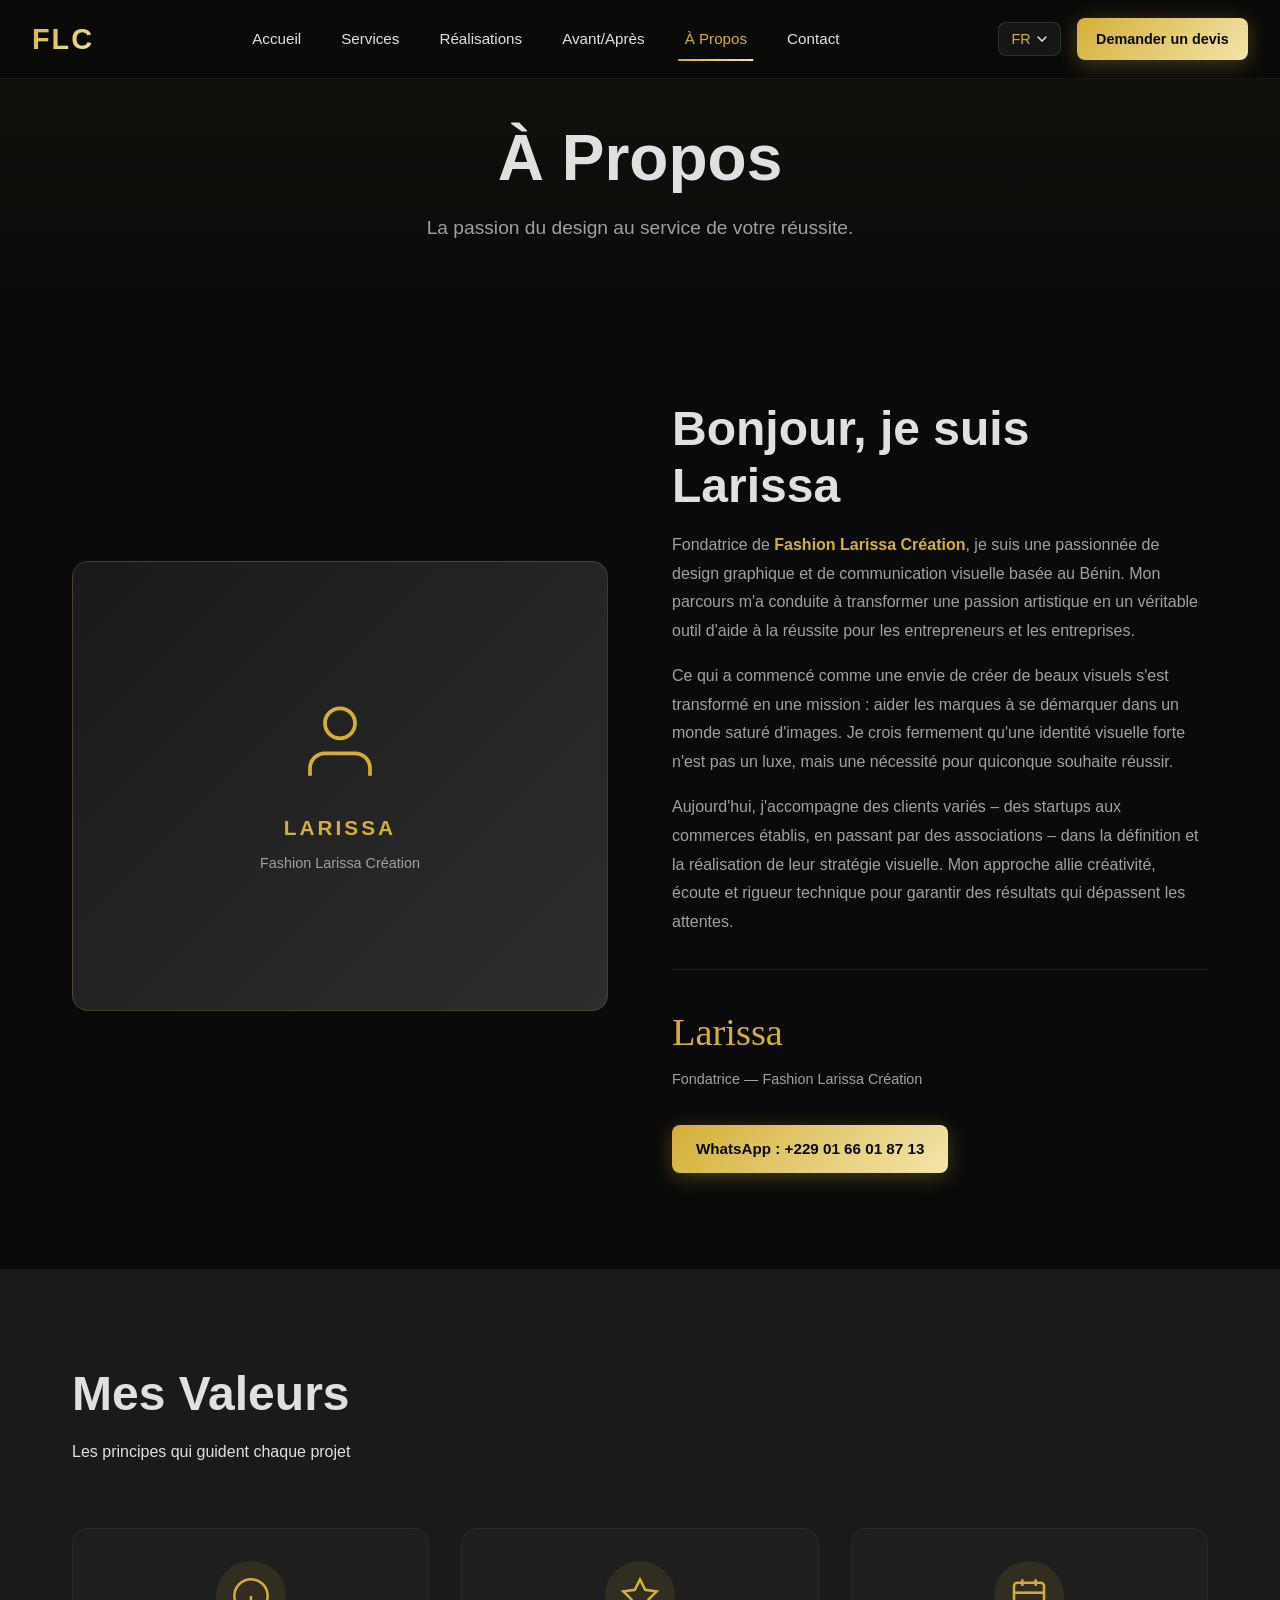
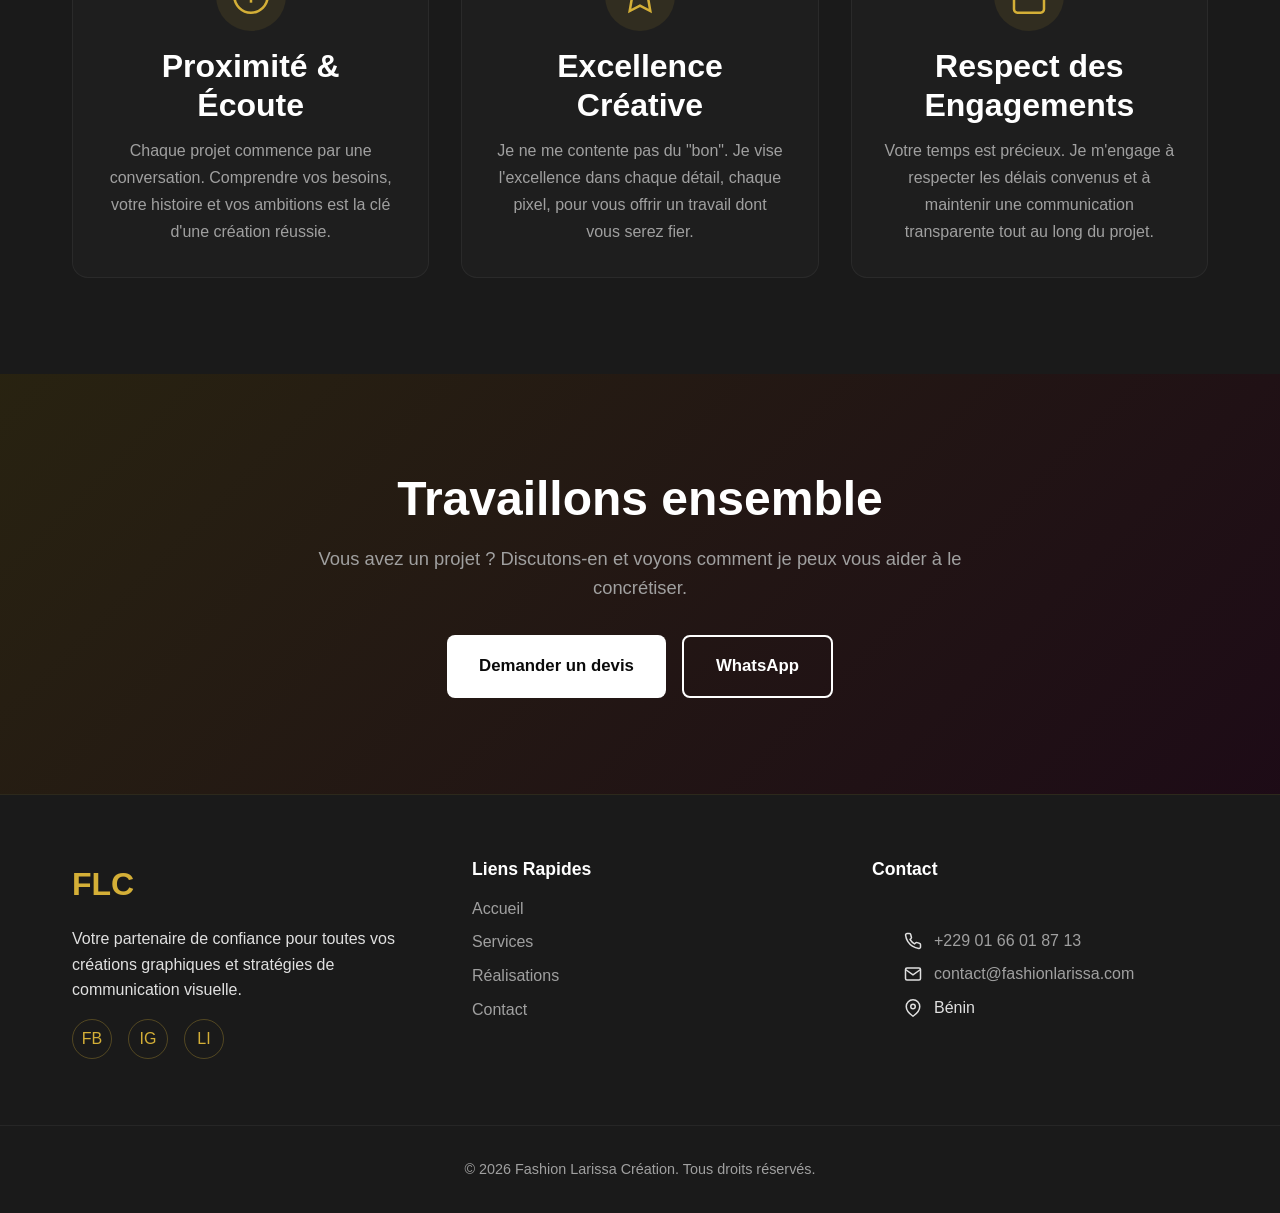
<file: a-propos.html>
<!DOCTYPE html>
<html lang="fr">
<head>
    <meta charset="UTF-8">
    <meta name="viewport" content="width=device-width, initial-scale=1.0">

    <title>À Propos | Fashion Larissa Création - L'histoire de Larissa</title>

    <meta name="description" content="Découvrez Larissa, fondatrice de Fashion Larissa Création. Passionnée de design graphique et de communication visuelle au Bénin.">

    <meta name="keywords" content="Larissa, designer graphique, créative, Bénin, communication visuelle, création graphique">

    <meta name="author" content="Fashion Larissa Création">

    <!-- Open Graph -->
    <meta property="og:type" content="website">
    <meta property="og:url" content="https://grial71.github.io/fashion-larissa/a-propos.html">
    <meta property="og:title" content="À Propos de Larissa | Fashion Larissa Création">
    <meta property="og:description" content="Découvrez la créatrice derrière Fashion Larissa Création.">
    <meta property="og:image" content="assets/images/og-about.jpg">

    <!-- Canonical -->
    <link rel="canonical" href="a-propos.html">

    <!-- Preload -->
    <link rel="preload" href="assets/css/style.css" as="style">
    <link rel="preload" href="assets/css/header.css" as="style">
    <link rel="preload" href="assets/css/components.css" as="style">

    <!-- CSS -->
    <link rel="stylesheet" href="assets/css/style.css">
    <link rel="stylesheet" href="assets/css/header.css">
    <link rel="stylesheet" href="assets/css/components.css">
</head>

<body>

    <!-- ============================================
         HEADER
         ============================================ -->

    <header class="site-header" id="main-header">

        <div class="header-container">

            <a href="index.html"
               class="logo-link"
               aria-label="Fashion Larissa Création - Accueil">

                <div class="logo-placeholder">FLC</div>

            </a>

            <nav class="main-nav"
                 role="navigation"
                 aria-label="Menu principal">

                <ul class="nav-list">

                    <li class="nav-item">
                        <a href="index.html"
                           class="nav-link"
                           data-i18n="nav.home">
                            Accueil
                        </a>
                    </li>

                    <li class="nav-item">
                        <a href="services.html"
                           class="nav-link"
                           data-i18n="nav.services">
                            Services
                        </a>
                    </li>

                    <li class="nav-item">
                        <a href="portfolio.html"
                           class="nav-link"
                           data-i18n="nav.portfolio">
                            Réalisations
                        </a>
                    </li>

                    <li class="nav-item">
                        <a href="avant-apres.html"
                           class="nav-link"
                           data-i18n="nav.restoration">
                            Avant/Après
                        </a>
                    </li>

                    <li class="nav-item">
                        <a href="a-propos.html"
                           class="nav-link active"
                           data-i18n="nav.about">
                            À Propos
                        </a>
                    </li>

                    <li class="nav-item">
                        <a href="contact.html"
                           class="nav-link"
                           data-i18n="nav.contact">
                            Contact
                        </a>
                    </li>

                </ul>

            </nav>

            <div class="header-actions">

                <!-- Langues -->

                <div class="lang-selector">

                    <button class="lang-btn"
                            aria-label="Sélectionner la langue">

                        <span class="current-lang">FR</span>

                        <svg width="10"
                             height="6"
                             viewBox="0 0 10 6"
                             fill="none">

                            <path d="M1 1L5 5L9 1"
                                  stroke="currentColor"
                                  stroke-width="1.5"
                                  stroke-linecap="round"/>

                        </svg>

                    </button>

                    <div class="lang-dropdown">

                        <button data-lang="fr">Français</button>
                        <button data-lang="en">English</button>
                        <button data-lang="es">Español</button>

                    </div>

                </div>

                <a href="contact.html"
                   class="btn btn-primary nav-cta"
                   data-i18n="nav.quote">
                    Demander un devis
                </a>

                <button class="mobile-menu-toggle"
                        aria-label="Menu"
                        aria-expanded="false">

                    <span class="hamburger-line"></span>
                    <span class="hamburger-line"></span>
                    <span class="hamburger-line"></span>

                </button>

            </div>

        </div>

    </header>


    <!-- ============================================
         MENU MOBILE
         ============================================ -->

    <div class="mobile-menu-overlay"
         aria-hidden="true">

        <nav class="mobile-nav"
             role="navigation">

            <ul class="mobile-nav-list">

                <li>
                    <a href="index.html"
                       class="mobile-nav-link"
                       data-i18n="nav.home">
                        Accueil
                    </a>
                </li>

                <li>
                    <a href="services.html"
                       class="mobile-nav-link"
                       data-i18n="nav.services">
                        Services
                    </a>
                </li>

                <li>
                    <a href="portfolio.html"
                       class="mobile-nav-link"
                       data-i18n="nav.portfolio">
                        Réalisations
                    </a>
                </li>

                <li>
                    <a href="avant-apres.html"
                       class="mobile-nav-link"
                       data-i18n="nav.restoration">
                        Avant/Après
                    </a>
                </li>

                <li>
                    <a href="a-propos.html"
                       class="mobile-nav-link active"
                       data-i18n="nav.about">
                        À Propos
                    </a>
                </li>

                <li>
                    <a href="contact.html"
                       class="mobile-nav-link"
                       data-i18n="nav.contact">
                        Contact
                    </a>
                </li>

            </ul>

            <div class="mobile-lang-selector">

                <button data-lang="fr">Français</button>
                <button data-lang="en">English</button>
                <button data-lang="es">Español</button>

            </div>

        </nav>

    </div>


    <!-- ============================================
         CONTENU PRINCIPAL
         ============================================ -->

    <main>


        <!-- HERO -->

        <section class="page-hero page-hero-small">

            <div class="container page-hero-content reveal-up">

                <h1 class="page-title"
                    data-i18n="about.page.title">
                    À Propos
                </h1>

                <p class="page-subtitle"
                   data-i18n="about.page.subtitle">
                    La passion du design au service de votre réussite.
                </p>

            </div>

        </section>


        <!-- ============================================
             HISTOIRE DE LARISSA
             ============================================ -->

        <section class="section about-story">

            <div class="container">

                <div class="about-grid">


                    <!-- PHOTO / PROFIL -->

                    <div class="about-image reveal-up">

                        <!--
                            Cet emplacement pourra ensuite être remplacé
                            par une vraie photo professionnelle de Larissa.
                        -->

                        <div class="placeholder-profile"
                             style="
                                background: linear-gradient(135deg, #1a1a1a 0%, #2d2d2d 100%);
                                min-height: 450px;
                                height: 100%;
                                display: flex;
                                align-items: center;
                                justify-content: center;
                                border-radius: 16px;
                                border: 1px solid rgba(212,175,55,0.2);
                             ">

                            <div style="text-align:center;color:#d4af37;">

                                <svg width="90"
                                     height="90"
                                     viewBox="0 0 24 24"
                                     fill="none"
                                     stroke="currentColor"
                                     stroke-width="1">

                                    <path d="M20 21v-2a4 4 0 0 0-4-4H8a4 4 0 0 0-4 4v2"></path>

                                    <circle cx="12"
                                            cy="7"
                                            r="4">
                                    </circle>

                                </svg>

                                <p style="
                                    margin-top:1rem;
                                    font-size:1.3rem;
                                    letter-spacing:3px;
                                    font-weight:600;
                                ">
                                    LARISSA
                                </p>

                                <p style="
                                    margin-top:.5rem;
                                    color:#a0a0a0;
                                    font-size:.9rem;
                                ">
                                    Fashion Larissa Création
                                </p>

                            </div>

                        </div>

                    </div>


                    <!-- TEXTE -->

                    <div class="about-text reveal-up delay-200">

                        <h2 class="section-title"
                            data-i18n="about.story.title">
                            Bonjour, je suis Larissa
                        </h2>

                        <p data-i18n="about.story.p1">
                            Fondatrice de <strong>Fashion Larissa Création</strong>,
                            je suis une passionnée de design graphique et de
                            communication visuelle basée au Bénin.
                            Mon parcours m'a conduite à transformer une passion
                            artistique en un véritable outil d'aide à la réussite
                            pour les entrepreneurs et les entreprises.
                        </p>

                        <p data-i18n="about.story.p2">
                            Ce qui a commencé comme une envie de créer de beaux
                            visuels s'est transformé en une mission : aider les
                            marques à se démarquer dans un monde saturé d'images.
                            Je crois fermement qu'une identité visuelle forte
                            n'est pas un luxe, mais une nécessité pour quiconque
                            souhaite réussir.
                        </p>

                        <p data-i18n="about.story.p3">
                            Aujourd'hui, j'accompagne des clients variés –
                            des entrepreneurs aux commerces, en passant par
                            des associations – dans la définition et la
                            réalisation de leur communication visuelle.
                            Mon approche allie créativité, écoute et rigueur
                            afin de proposer des créations adaptées à chaque projet.
                        </p>


                        <!-- SIGNATURE -->

                        <div class="signature-block">

                            <div class="signature-placeholder"
                                 style="
                                    font-family:'Brush Script MT', cursive;
                                    font-size:2.4rem;
                                    color:#d4af37;
                                 ">
                                Larissa
                            </div>

                            <p style="
                                margin-top:.2rem;
                                font-size:.9rem;
                                color:#a0a0a0;
                             ">
                                Fondatrice — Fashion Larissa Création
                            </p>

                        </div>


                        <!-- WHATSAPP -->

                        <div style="margin-top:2rem;">

                            <a href="https://wa.me/2290166018713"
                               target="_blank"
                               rel="noopener noreferrer"
                               class="btn btn-primary">

                                WhatsApp :
                                +229 01 66 01 87 13

                            </a>

                        </div>

                    </div>

                </div>

            </div>

        </section>


        <!-- ============================================
             VALEURS
             ============================================ -->

        <section class="section values-section bg-darker">

            <div class="container">

                <div class="section-header reveal-up">

                    <h2 class="section-title"
                        data-i18n="about.values.title">
                        Mes Valeurs
                    </h2>

                    <p class="section-subtitle"
                       data-i18n="about.values.subtitle">
                        Les principes qui guident chaque projet
                    </p>

                </div>


                <div class="values-grid">


                    <!-- VALEUR 1 -->

                    <div class="value-card reveal-up">

                        <div class="value-icon">

                            <svg width="40"
                                 height="40"
                                 viewBox="0 0 24 24"
                                 fill="none"
                                 stroke="currentColor"
                                 stroke-width="1.5">

                                <circle cx="12"
                                        cy="12"
                                        r="10">
                                </circle>

                                <path d="M12 16v-4"></path>

                                <path d="M12 8h.01"></path>

                            </svg>

                        </div>

                        <h3 data-i18n="about.values.proximity.title">
                            Proximité & Écoute
                        </h3>

                        <p data-i18n="about.values.proximity.desc">
                            Chaque projet commence par une conversation.
                            Comprendre vos besoins, votre histoire et vos
                            ambitions est la clé d'une création réussie.
                        </p>

                    </div>


                    <!-- VALEUR 2 -->

                    <div class="value-card reveal-up delay-100">

                        <div class="value-icon">

                            <svg width="40"
                                 height="40"
                                 viewBox="0 0 24 24"
                                 fill="none"
                                 stroke="currentColor"
                                 stroke-width="1.5">

                                <path d="M12 2l3.09 6.26L22 9.27l-5 4.87 1.18 6.88L12 17.77l-6.18 3.25L7 14.14 2 9.27l6.91-1.01L12 2z">
                                </path>

                            </svg>

                        </div>

                        <h3 data-i18n="about.values.excellence.title">
                            Excellence Créative
                        </h3>

                        <p data-i18n="about.values.excellence.desc">
                            Je porte une attention particulière à chaque détail
                            afin de proposer des créations professionnelles,
                            cohérentes et adaptées à l'identité de chaque client.
                        </p>

                    </div>


                    <!-- VALEUR 3 -->

                    <div class="value-card reveal-up delay-200">

                        <div class="value-icon">

                            <svg width="40"
                                 height="40"
                                 viewBox="0 0 24 24"
                                 fill="none"
                                 stroke="currentColor"
                                 stroke-width="1.5">

                                <rect x="3"
                                      y="4"
                                      width="18"
                                      height="18"
                                      rx="2"
                                      ry="2">
                                </rect>

                                <line x1="16"
                                      y1="2"
                                      x2="16"
                                      y2="6">
                                </line>

                                <line x1="8"
                                      y1="2"
                                      x2="8"
                                      y2="6">
                                </line>

                                <line x1="3"
                                      y1="10"
                                      x2="21"
                                      y2="10">
                                </line>

                            </svg>

                        </div>

                        <h3 data-i18n="about.values.deadline.title">
                            Respect des Engagements
                        </h3>

                        <p data-i18n="about.values.deadline.desc">
                            Votre temps est précieux. Je m'engage à maintenir
                            une communication claire et à respecter les
                            engagements convenus pour chaque projet.
                        </p>

                    </div>


                </div>

            </div>

        </section>


        <!-- ============================================
             CTA
             ============================================ -->

        <section class="section cta-section bg-gradient">

            <div class="container cta-content reveal-up">

                <h2 class="cta-title"
                    data-i18n="about.cta.title">
                    Travaillons ensemble
                </h2>

                <p class="cta-text"
                   data-i18n="about.cta.text">
                    Vous avez un projet ? Discutons-en et voyons comment
                    je peux vous aider à le concrétiser.
                </p>

                <div class="cta-buttons">

                    <a href="contact.html"
                       class="btn btn-white btn-lg"
                       data-i18n="nav.quote">
                        Demander un devis
                    </a>

                    <a href="https://wa.me/2290166018713"
                       target="_blank"
                       rel="noopener noreferrer"
                       class="btn btn-outline-white btn-lg"
                       data-i18n="cta.whatsapp">
                        WhatsApp
                    </a>

                </div>

            </div>

        </section>


    </main>


    <!-- ============================================
         FOOTER
         ============================================ -->

    <footer class="site-footer">

        <div class="container footer-content">


            <div class="footer-col">

                <div class="footer-logo">
                    FLC
                </div>

                <p data-i18n="footer.description">
                    Votre partenaire de confiance pour toutes vos créations
                    graphiques et stratégies de communication visuelle.
                </p>

                <div class="social-links">

                    <a href="#"
                       aria-label="Facebook"
                       class="social-link">
                        FB
                    </a>

                    <a href="#"
                       aria-label="Instagram"
                       class="social-link">
                        IG
                    </a>

                    <a href="#"
                       aria-label="LinkedIn"
                       class="social-link">
                        LI
                    </a>

                </div>

            </div>


            <div class="footer-col">

                <h4 data-i18n="footer.links.title">
                    Liens Rapides
                </h4>

                <ul class="footer-links">

                    <li>
                        <a href="index.html"
                           data-i18n="nav.home">
                            Accueil
                        </a>
                    </li>

                    <li>
                        <a href="services.html"
                           data-i18n="nav.services">
                            Services
                        </a>
                    </li>

                    <li>
                        <a href="portfolio.html"
                           data-i18n="nav.portfolio">
                            Réalisations
                        </a>
                    </li>

                    <li>
                        <a href="contact.html"
                           data-i18n="nav.contact">
                            Contact
                        </a>
                    </li>

                </ul>

            </div>


            <div class="footer-col">

                <h4 data-i18n="footer.contact.title">
                    Contact
                </h4>

                <ul class="contact-info">


                    <!-- TÉLÉPHONE -->

                    <li>

                        <svg width="18"
                             height="18"
                             viewBox="0 0 24 24"
                             fill="none"
                             stroke="currentColor"
                             stroke-width="2">

                            <path d="M22 16.92v3a2 2 0 0 1-2.18 2 19.79 19.79 0 0 1-8.63-3.07 19.5 19.5 0 0 1-6-6 19.79 19.79 0 0 1-3.07-8.67A2 2 0 0 1 4.11 2h3a2 2 0 0 1 2 1.72 12.84 12.84 0 0 0 .7 2.81 2 2 0 0 1-.45 2.11L8.09 9.91a16 16 0 0 0 6 6l1.27-1.27a2 2 0 0 1 2.11-.45 12.84 12.84 0 0 0 2.81.7A2 2 0 0 1 22 16.92z">
                            </path>

                        </svg>

                        <a href="tel:+2290166018713">
                            +229 01 66 01 87 13
                        </a>

                    </li>


                    <!-- EMAIL -->

                    <li>

                        <svg width="18"
                             height="18"
                             viewBox="0 0 24 24"
                             fill="none"
                             stroke="currentColor"
                             stroke-width="2">

                            <path d="M4 4h16c1.1 0 2 .9 2 2v12c0 1.1-.9 2-2 2H4c-1.1 0-2-.9-2-2V6c0-1.1.9-2 2-2z">
                            </path>

                            <polyline points="22,6 12,13 2,6">
                            </polyline>

                        </svg>

                        <a href="mailto:contact@fashionlarissa.com">
                            contact@fashionlarissa.com
                        </a>

                    </li>


                    <!-- LOCALISATION -->

                    <li>

                        <svg width="18"
                             height="18"
                             viewBox="0 0 24 24"
                             fill="none"
                             stroke="currentColor"
                             stroke-width="2">

                            <path d="M21 10c0 7-9 13-9 13s-9-6-9-13a9 9 0 0 1 18 0z">
                            </path>

                            <circle cx="12"
                                    cy="10"
                                    r="3">
                            </circle>

                        </svg>

                        <span data-i18n="footer.location">
                            Bénin
                        </span>

                    </li>


                </ul>

            </div>

        </div>


        <div class="footer-bottom">

            <div class="container">

                <p>
                    &copy;
                    <span id="current-year">2026</span>
                    Fashion Larissa Création.
                    <span data-i18n="footer.rights">
                        Tous droits réservés.
                    </span>
                </p>

            </div>

        </div>

    </footer>


    <!-- ============================================
         JAVASCRIPT
         ============================================ -->

    <script src="assets/js/translations.js"></script>
    <script src="assets/js/main.js"></script>

</body>
</html>
</file>
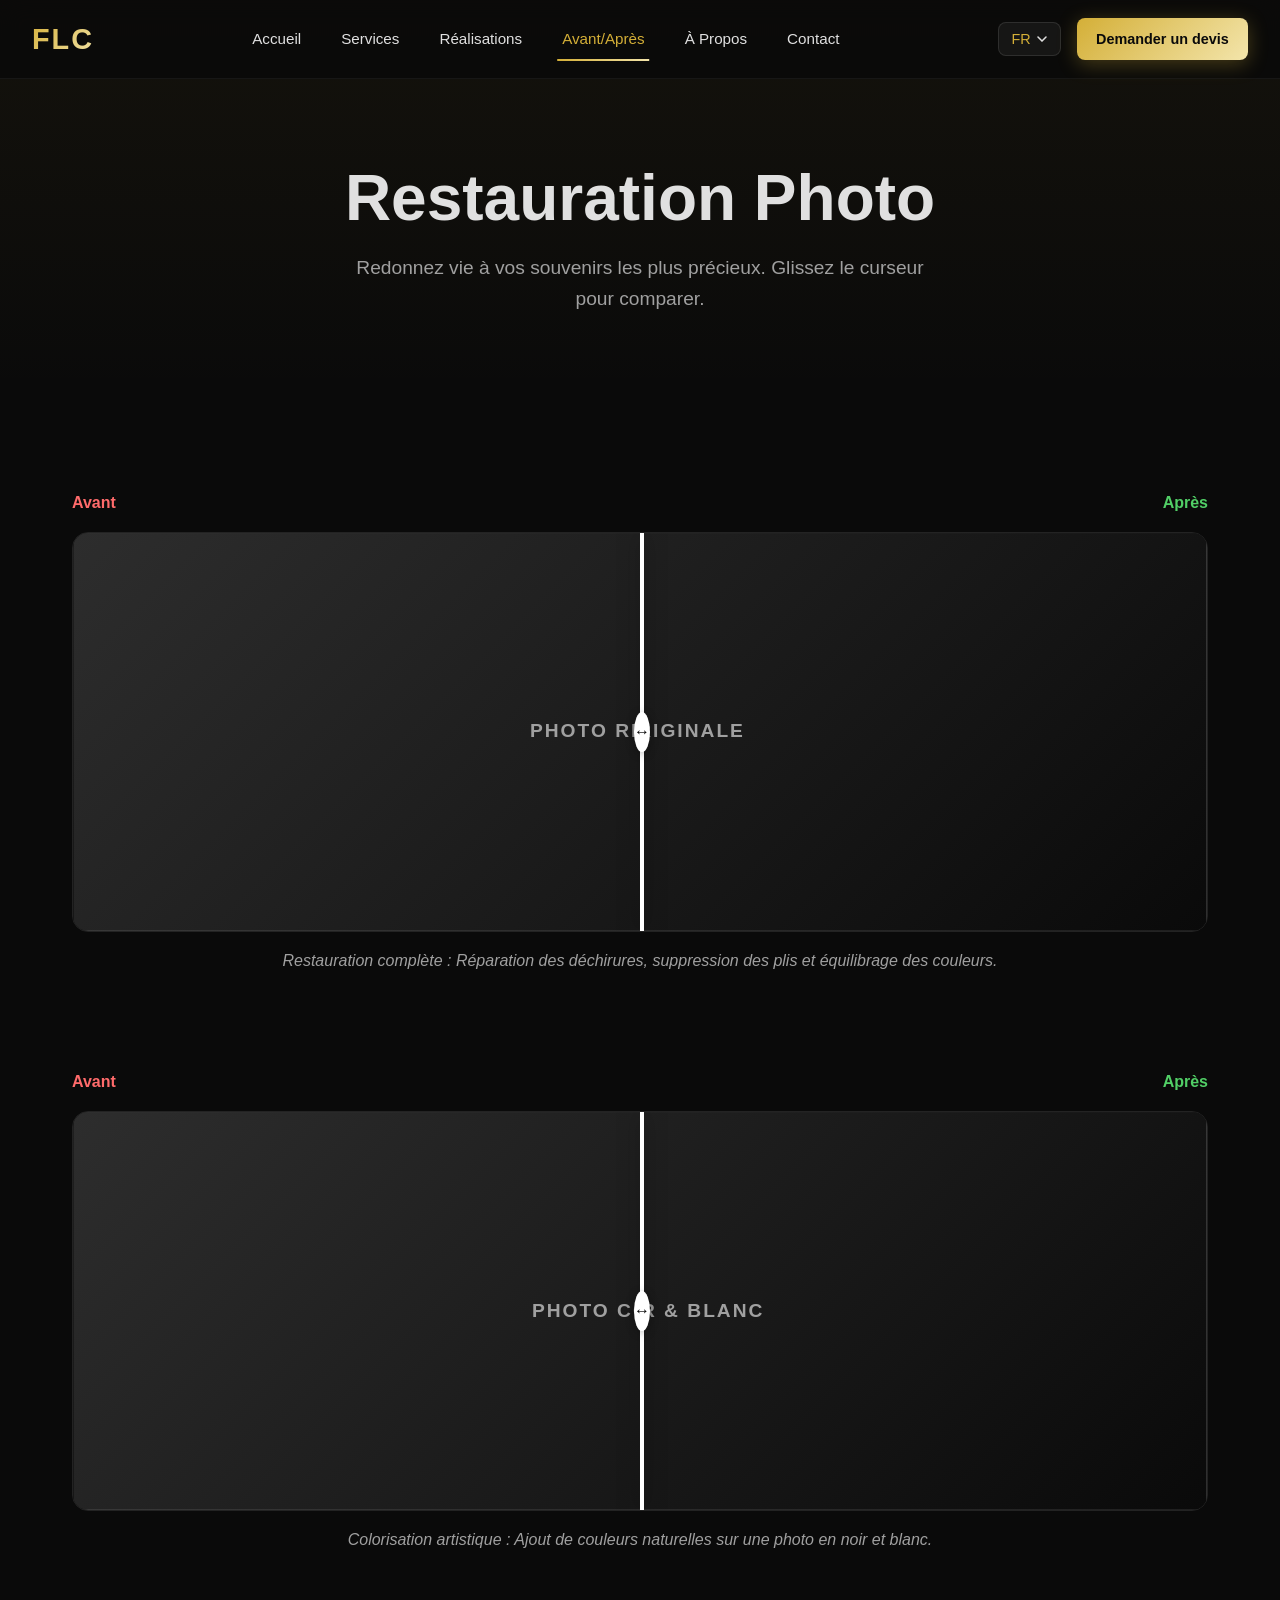
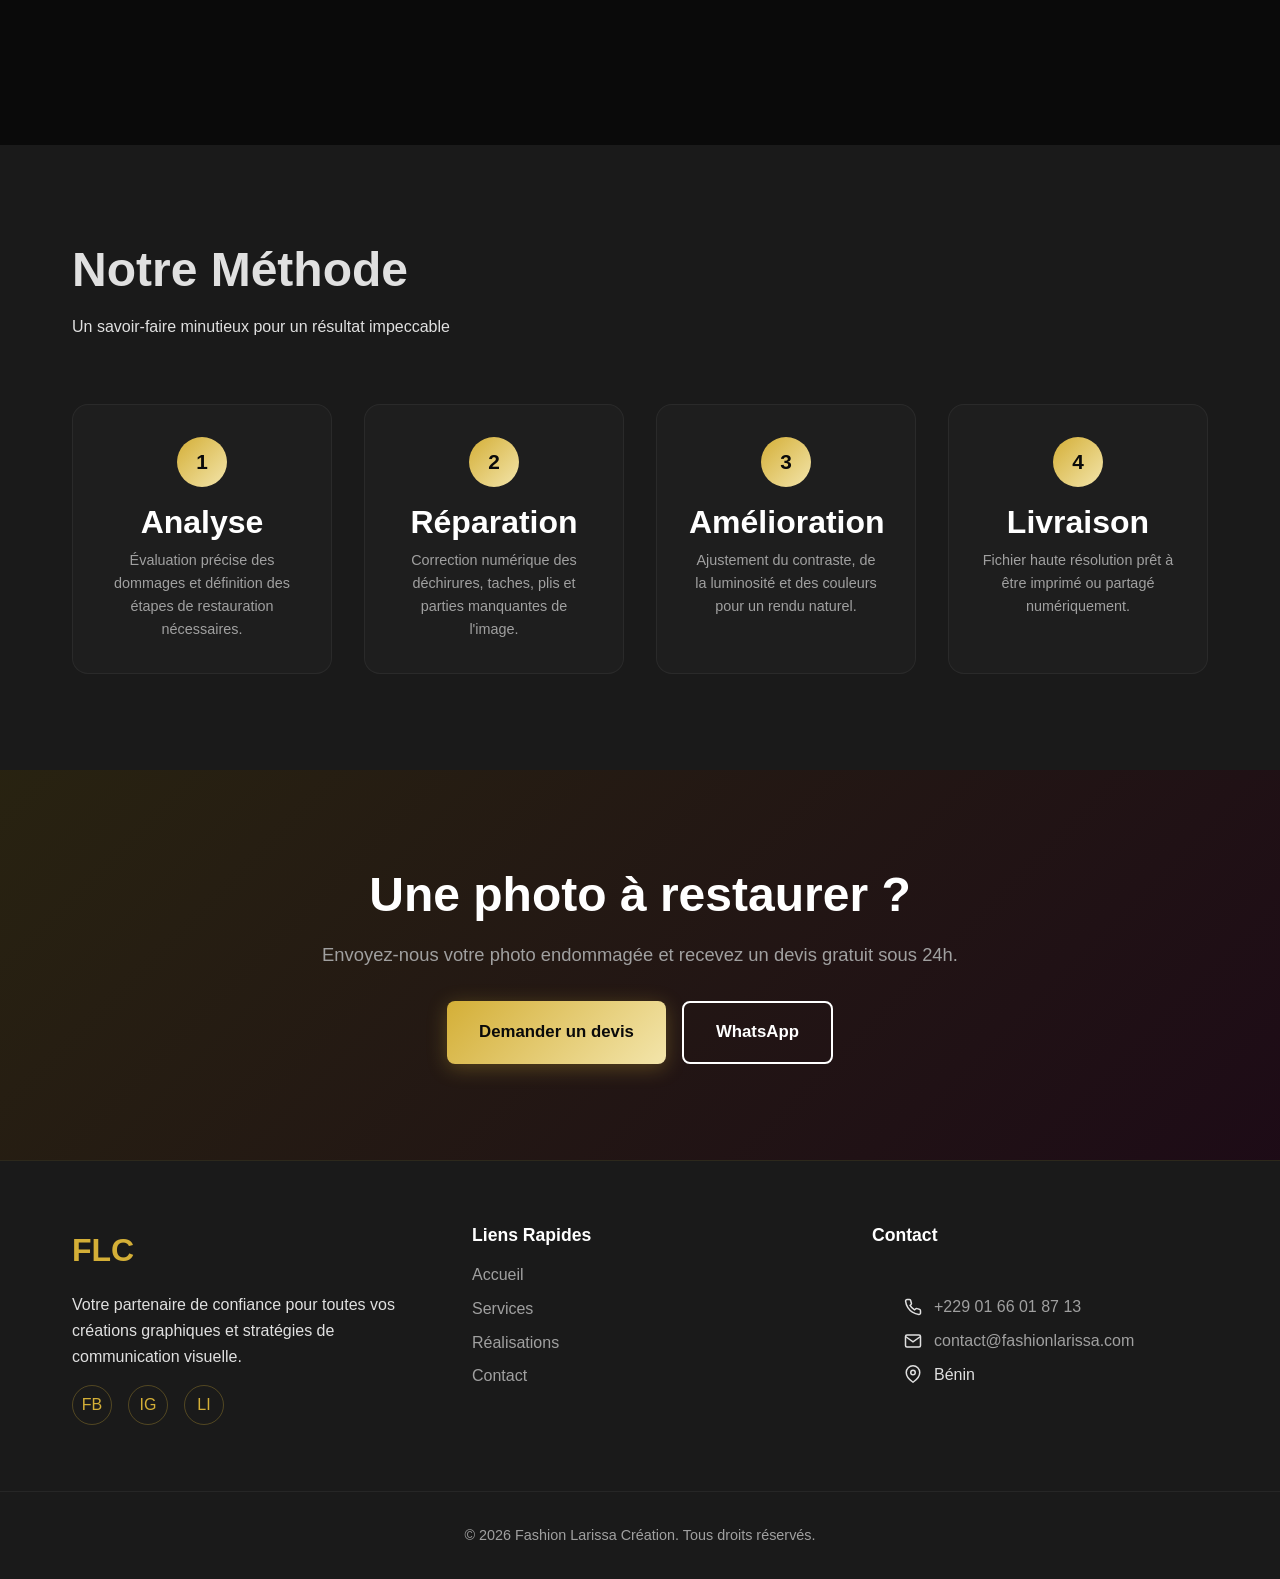
<file: avant-apres.html>
<!DOCTYPE html>
<html lang="fr">
<head>
    <meta charset="UTF-8">
    <meta name="viewport" content="width=device-width, initial-scale=1.0">

    <title>Avant / Après | Fashion Larissa Création - Restauration Photo</title>

    <meta name="description" content="Découvrez le service de restauration photo de Fashion Larissa Création : réparation de photos anciennes, amélioration, colorisation et retouche professionnelle.">

    <meta name="keywords" content="restauration photo Bénin, retouche photo, photo ancienne, avant après, colorisation photo, réparation photo">

    <meta name="author" content="Fashion Larissa Création">

    <!-- Open Graph -->
    <meta property="og:type" content="website">
    <meta property="og:url" content="https://grial71.github.io/fashion-larissa/avant-apres.html">
    <meta property="og:title" content="Avant / Après | Fashion Larissa Création">
    <meta property="og:description" content="Découvrez comment Fashion Larissa Création redonne vie aux photographies anciennes et abîmées.">
    <meta property="og:image" content="assets/images/og-restoration.jpg">

    <!-- Canonical -->
    <link rel="canonical" href="avant-apres.html">

    <!-- Preload -->
    <link rel="preload" href="assets/css/style.css" as="style">
    <link rel="preload" href="assets/css/header.css" as="style">
    <link rel="preload" href="assets/css/components.css" as="style">

    <!-- CSS -->
    <link rel="stylesheet" href="assets/css/style.css">
    <link rel="stylesheet" href="assets/css/header.css">
    <link rel="stylesheet" href="assets/css/components.css">
</head>

<body>

    <!-- ============================================
         HEADER
         ============================================ -->

    <header class="site-header" id="main-header">

        <div class="header-container">

            <a href="index.html"
               class="logo-link"
               aria-label="Fashion Larissa Création - Accueil">

                <div class="logo-placeholder">FLC</div>

            </a>

            <nav class="main-nav"
                 role="navigation"
                 aria-label="Menu principal">

                <ul class="nav-list">

                    <li class="nav-item">
                        <a href="index.html"
                           class="nav-link"
                           data-i18n="nav.home">
                            Accueil
                        </a>
                    </li>

                    <li class="nav-item">
                        <a href="services.html"
                           class="nav-link"
                           data-i18n="nav.services">
                            Services
                        </a>
                    </li>

                    <li class="nav-item">
                        <a href="portfolio.html"
                           class="nav-link"
                           data-i18n="nav.portfolio">
                            Réalisations
                        </a>
                    </li>

                    <li class="nav-item">
                        <a href="avant-apres.html"
                           class="nav-link active"
                           data-i18n="nav.restoration">
                            Avant/Après
                        </a>
                    </li>

                    <li class="nav-item">
                        <a href="a-propos.html"
                           class="nav-link"
                           data-i18n="nav.about">
                            À Propos
                        </a>
                    </li>

                    <li class="nav-item">
                        <a href="contact.html"
                           class="nav-link"
                           data-i18n="nav.contact">
                            Contact
                        </a>
                    </li>

                </ul>

            </nav>

            <div class="header-actions">

                <!-- Langues -->

                <div class="lang-selector">

                    <button class="lang-btn"
                            aria-label="Sélectionner la langue">

                        <span class="current-lang">FR</span>

                        <svg width="10"
                             height="6"
                             viewBox="0 0 10 6"
                             fill="none">

                            <path d="M1 1L5 5L9 1"
                                  stroke="currentColor"
                                  stroke-width="1.5"
                                  stroke-linecap="round"/>

                        </svg>

                    </button>

                    <div class="lang-dropdown">

                        <button data-lang="fr">Français</button>
                        <button data-lang="en">English</button>
                        <button data-lang="es">Español</button>

                    </div>

                </div>

                <a href="contact.html"
                   class="btn btn-primary nav-cta"
                   data-i18n="nav.quote">
                    Demander un devis
                </a>

                <button class="mobile-menu-toggle"
                        aria-label="Menu"
                        aria-expanded="false">

                    <span class="hamburger-line"></span>
                    <span class="hamburger-line"></span>
                    <span class="hamburger-line"></span>

                </button>

            </div>

        </div>

    </header>


    <!-- ============================================
         MOBILE MENU
         ============================================ -->

    <div class="mobile-menu-overlay"
         aria-hidden="true">

        <nav class="mobile-nav"
             role="navigation">

            <ul class="mobile-nav-list">

                <li>
                    <a href="index.html"
                       class="mobile-nav-link"
                       data-i18n="nav.home">
                        Accueil
                    </a>
                </li>

                <li>
                    <a href="services.html"
                       class="mobile-nav-link"
                       data-i18n="nav.services">
                        Services
                    </a>
                </li>

                <li>
                    <a href="portfolio.html"
                       class="mobile-nav-link"
                       data-i18n="nav.portfolio">
                        Réalisations
                    </a>
                </li>

                <li>
                    <a href="avant-apres.html"
                       class="mobile-nav-link active"
                       data-i18n="nav.restoration">
                        Avant/Après
                    </a>
                </li>

                <li>
                    <a href="a-propos.html"
                       class="mobile-nav-link"
                       data-i18n="nav.about">
                        À Propos
                    </a>
                </li>

                <li>
                    <a href="contact.html"
                       class="mobile-nav-link"
                       data-i18n="nav.contact">
                        Contact
                    </a>
                </li>

            </ul>

            <div class="mobile-lang-selector">

                <button data-lang="fr">Français</button>
                <button data-lang="en">English</button>
                <button data-lang="es">Español</button>

            </div>

        </nav>

    </div>


    <!-- ============================================
         MAIN
         ============================================ -->

    <main>


        <!-- HERO -->

        <section class="page-hero">

            <div class="container page-hero-content reveal-up">

                <h1 class="page-title"
                    data-i18n="restoration.page.title">
                    Restauration Photo
                </h1>

                <p class="page-subtitle"
                   data-i18n="restoration.page.subtitle">
                    Redonnez vie à vos souvenirs les plus précieux. Glissez le curseur pour comparer.
                </p>

            </div>

        </section>


        <!-- ============================================
             AVANT / APRÈS
             ============================================ -->

        <section class="section restoration-section">

            <div class="container">


                <!-- EXEMPLE 1 -->

                <div class="comparison-wrapper reveal-up">

                    <div class="comparison-labels">

                        <span class="label-before"
                              data-i18n="restoration.before">
                            Avant
                        </span>

                        <span class="label-after"
                              data-i18n="restoration.after">
                            Après
                        </span>

                    </div>


                    <div class="comparison-slider">

                        <!-- APRÈS -->

                        <div class="comp-image comp-after">

                            <div class="placeholder-img">
                                PHOTO RESTAURÉE
                            </div>

                        </div>


                        <!-- AVANT -->

                        <div class="comp-image comp-before">

                            <div class="placeholder-img">
                                PHOTO ORIGINALE
                            </div>

                        </div>


                        <!-- CURSEUR -->

                        <div class="comp-handle"
                             role="slider"
                             tabindex="0"
                             aria-label="Comparaison avant et après"
                             aria-valuemin="0"
                             aria-valuemax="100"
                             aria-valuenow="50">

                            <div class="handle-line"></div>

                            <div class="handle-circle">
                                ↔
                            </div>

                        </div>

                    </div>


                    <p class="comparison-desc"
                       data-i18n="restoration.demo.desc1">

                        Restauration complète : Réparation des déchirures,
                        suppression des plis et équilibrage des couleurs.

                    </p>

                </div>


                <!-- EXEMPLE 2 -->

                <div class="comparison-wrapper reveal-up">

                    <div class="comparison-labels">

                        <span class="label-before"
                              data-i18n="restoration.before">
                            Avant
                        </span>

                        <span class="label-after"
                              data-i18n="restoration.after">
                            Après
                        </span>

                    </div>


                    <div class="comparison-slider">

                        <!-- APRÈS -->

                        <div class="comp-image comp-after">

                            <div class="placeholder-img">
                                PHOTO COLORISÉE
                            </div>

                        </div>


                        <!-- AVANT -->

                        <div class="comp-image comp-before">

                            <div class="placeholder-img">
                                PHOTO NOIR & BLANC
                            </div>

                        </div>


                        <div class="comp-handle"
                             role="slider"
                             tabindex="0"
                             aria-label="Comparaison avant et après"
                             aria-valuemin="0"
                             aria-valuemax="100"
                             aria-valuenow="50">

                            <div class="handle-line"></div>

                            <div class="handle-circle">
                                ↔
                            </div>

                        </div>

                    </div>


                    <p class="comparison-desc"
                       data-i18n="restoration.demo.desc2">

                        Colorisation artistique : Ajout de couleurs naturelles
                        sur une photo en noir et blanc.

                    </p>

                </div>


            </div>

        </section>


        <!-- ============================================
             MÉTHODE
             ============================================ -->

        <section class="section process-section">

            <div class="container">

                <div class="section-header reveal-up">

                    <h2 class="section-title"
                        data-i18n="restoration.process.title">
                        Notre Méthode
                    </h2>

                    <p class="section-subtitle"
                       data-i18n="restoration.process.subtitle">
                        Un savoir-faire minutieux pour un résultat impeccable
                    </p>

                </div>


                <div class="process-steps">


                    <!-- ÉTAPE 1 -->

                    <div class="process-step reveal-up">

                        <div class="step-number">
                            1
                        </div>

                        <h3 data-i18n="restoration.process.step1.title">
                            Analyse
                        </h3>

                        <p data-i18n="restoration.process.step1.desc">
                            Évaluation précise des dommages et définition
                            des étapes de restauration nécessaires.
                        </p>

                    </div>


                    <!-- ÉTAPE 2 -->

                    <div class="process-step reveal-up delay-100">

                        <div class="step-number">
                            2
                        </div>

                        <h3 data-i18n="restoration.process.step2.title">
                            Réparation
                        </h3>

                        <p data-i18n="restoration.process.step2.desc">
                            Correction numérique des déchirures, taches,
                            plis et parties manquantes de l'image.
                        </p>

                    </div>


                    <!-- ÉTAPE 3 -->

                    <div class="process-step reveal-up delay-200">

                        <div class="step-number">
                            3
                        </div>

                        <h3 data-i18n="restoration.process.step3.title">
                            Amélioration
                        </h3>

                        <p data-i18n="restoration.process.step3.desc">
                            Ajustement du contraste, de la luminosité
                            et des couleurs pour un rendu naturel.
                        </p>

                    </div>


                    <!-- ÉTAPE 4 -->

                    <div class="process-step reveal-up delay-300">

                        <div class="step-number">
                            4
                        </div>

                        <h3 data-i18n="restoration.process.step4.title">
                            Livraison
                        </h3>

                        <p data-i18n="restoration.process.step4.desc">
                            Fichier haute résolution prêt à être imprimé
                            ou partagé numériquement.
                        </p>

                    </div>


                </div>

            </div>

        </section>


        <!-- ============================================
             CTA
             ============================================ -->

        <section class="section cta-section bg-gradient">

            <div class="container cta-content reveal-up">

                <h2 class="cta-title"
                    data-i18n="restoration.cta.title">
                    Une photo à restaurer ?
                </h2>

                <p class="cta-text"
                   data-i18n="restoration.cta.text">
                    Envoyez-nous votre photo endommagée et recevez un devis gratuit sous 24h.
                </p>

                <div class="cta-buttons">

                    <a href="contact.html"
                       class="btn btn-primary btn-lg"
                       data-i18n="common.getQuote">
                        Demander un devis
                    </a>

                    <a href="https://wa.me/2290166018713"
                       target="_blank"
                       rel="noopener noreferrer"
                       class="btn btn-outline-white btn-lg"
                       data-i18n="cta.whatsapp">
                        WhatsApp
                    </a>

                </div>

            </div>

        </section>


    </main>


    <!-- ============================================
         FOOTER
         ============================================ -->

    <footer class="site-footer">

        <div class="container footer-content">


            <div class="footer-col">

                <div class="footer-logo">
                    FLC
                </div>

                <p data-i18n="footer.description">
                    Votre partenaire de confiance pour toutes vos créations graphiques et stratégies de communication visuelle.
                </p>

                <div class="social-links">

                    <a href="#"
                       aria-label="Facebook"
                       class="social-link">
                        FB
                    </a>

                    <a href="#"
                       aria-label="Instagram"
                       class="social-link">
                        IG
                    </a>

                    <a href="#"
                       aria-label="LinkedIn"
                       class="social-link">
                        LI
                    </a>

                </div>

            </div>


            <div class="footer-col">

                <h4 data-i18n="footer.links.title">
                    Liens Rapides
                </h4>

                <ul class="footer-links">

                    <li>
                        <a href="index.html"
                           data-i18n="nav.home">
                            Accueil
                        </a>
                    </li>

                    <li>
                        <a href="services.html"
                           data-i18n="nav.services">
                            Services
                        </a>
                    </li>

                    <li>
                        <a href="portfolio.html"
                           data-i18n="nav.portfolio">
                            Réalisations
                        </a>
                    </li>

                    <li>
                        <a href="contact.html"
                           data-i18n="nav.contact">
                            Contact
                        </a>
                    </li>

                </ul>

            </div>


            <div class="footer-col">

                <h4 data-i18n="footer.contact.title">
                    Contact
                </h4>

                <ul class="contact-info">


                    <li>

                        <svg width="18"
                             height="18"
                             viewBox="0 0 24 24"
                             fill="none"
                             stroke="currentColor"
                             stroke-width="2">

                            <path d="M22 16.92v3a2 2 0 0 1-2.18 2 19.79 19.79 0 0 1-8.63-3.07 19.5 19.5 0 0 1-6-6 19.79 19.79 0 0 1-3.07-8.67A2 2 0 0 1 4.11 2h3a2 2 0 0 1 2 1.72 12.84 12.84 0 0 0 .7 2.81 2 2 0 0 1-.45 2.11L8.09 9.91a16 16 0 0 0 6 6l1.27-1.27a2 2 0 0 1 2.11-.45 12.84 12.84 0 0 0 2.81.7A2 2 0 0 1 22 16.92z">
                            </path>

                        </svg>

                        <a href="tel:+2290166018713">
                            +229 01 66 01 87 13
                        </a>

                    </li>


                    <li>

                        <svg width="18"
                             height="18"
                             viewBox="0 0 24 24"
                             fill="none"
                             stroke="currentColor"
                             stroke-width="2">

                            <path d="M4 4h16c1.1 0 2 .9 2 2v12c0 1.1-.9 2-2 2H4c-1.1 0-2-.9-2-2V6c0-1.1.9-2 2-2z">
                            </path>

                            <polyline points="22,6 12,13 2,6">
                            </polyline>

                        </svg>

                        <a href="mailto:contact@fashionlarissa.com">
                            contact@fashionlarissa.com
                        </a>

                    </li>


                    <li>

                        <svg width="18"
                             height="18"
                             viewBox="0 0 24 24"
                             fill="none"
                             stroke="currentColor"
                             stroke-width="2">

                            <path d="M21 10c0 7-9 13-9 13s-9-6-9-13a9 9 0 0 1 18 0z">
                            </path>

                            <circle cx="12"
                                    cy="10"
                                    r="3">
                            </circle>

                        </svg>

                        <span data-i18n="footer.location">
                            Bénin
                        </span>

                    </li>


                </ul>

            </div>

        </div>


        <div class="footer-bottom">

            <div class="container">

                <p>
                    &copy;
                    <span id="current-year">2026</span>
                    Fashion Larissa Création.
                    <span data-i18n="footer.rights">
                        Tous droits réservés.
                    </span>
                </p>

            </div>

        </div>

    </footer>


    <!-- JAVASCRIPT -->

    <script src="assets/js/translations.js"></script>
    <script src="assets/js/main.js"></script>

</body>
</html>
</file>
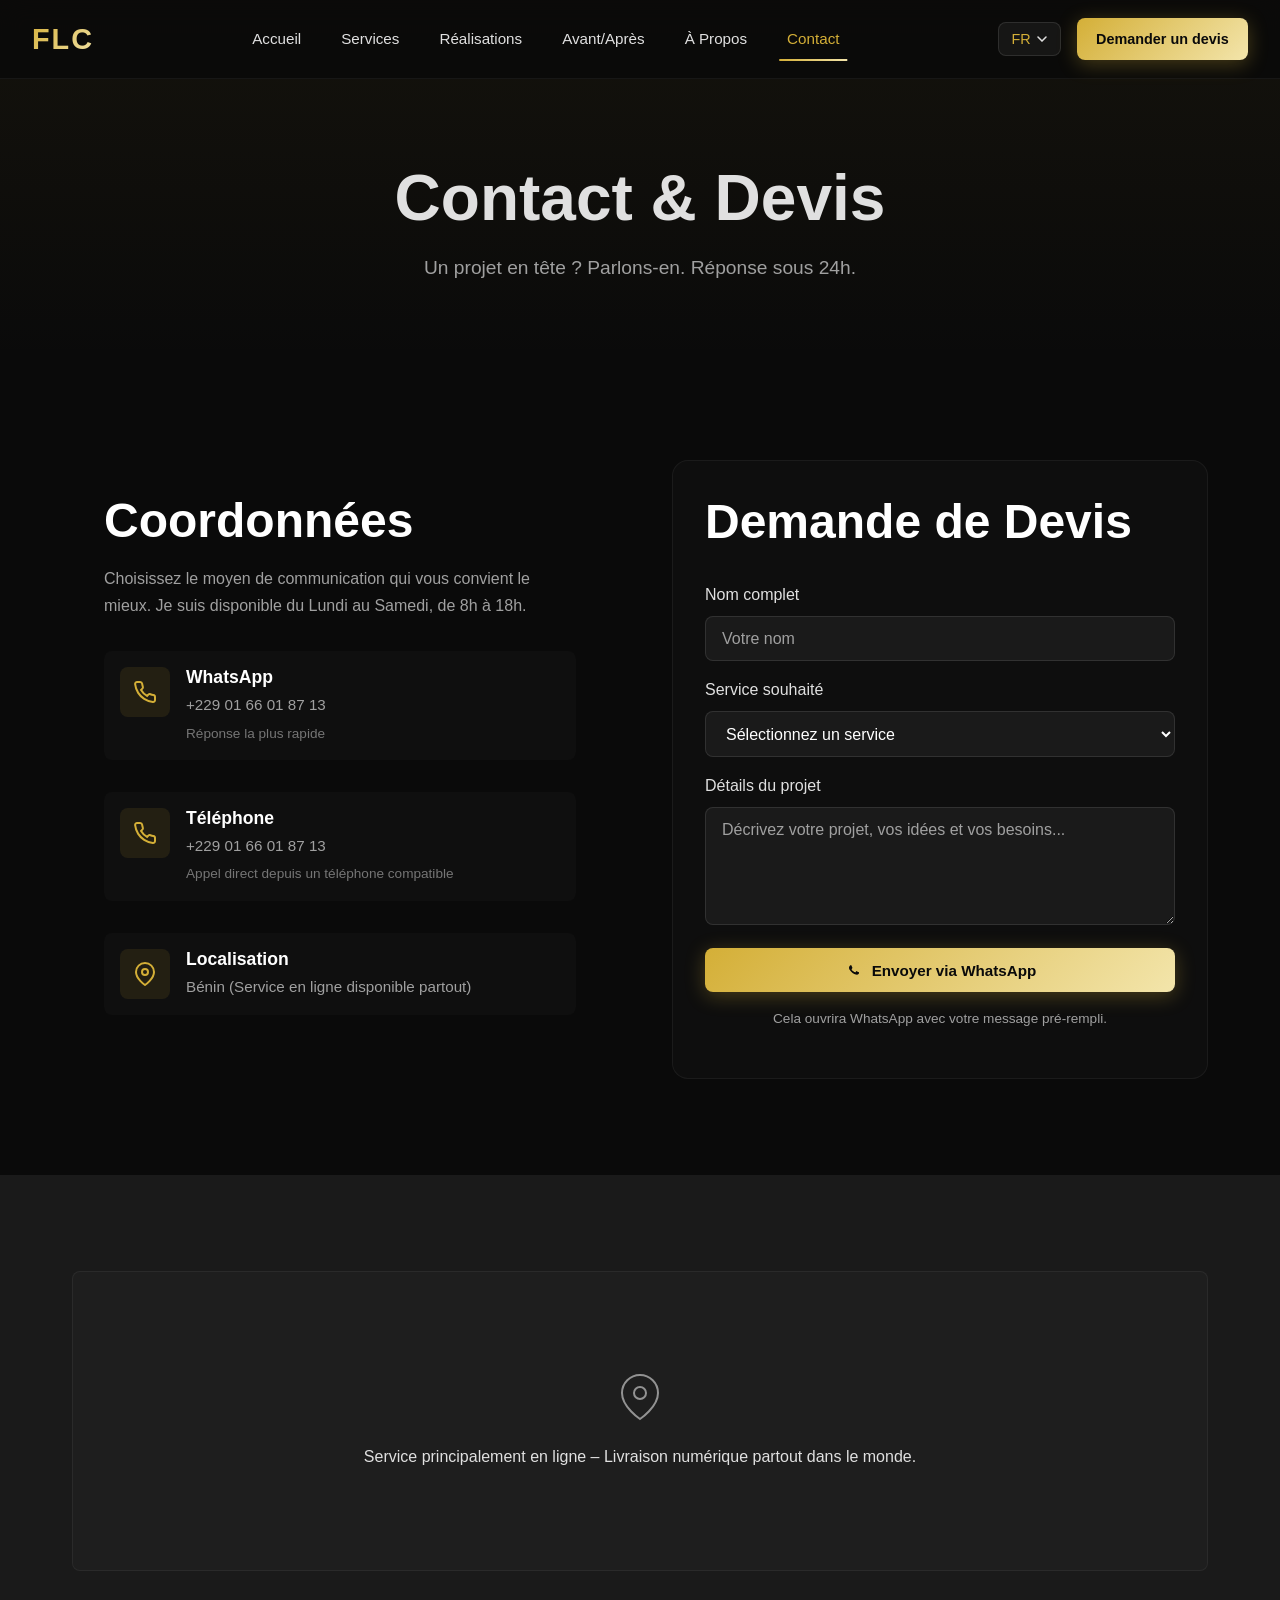
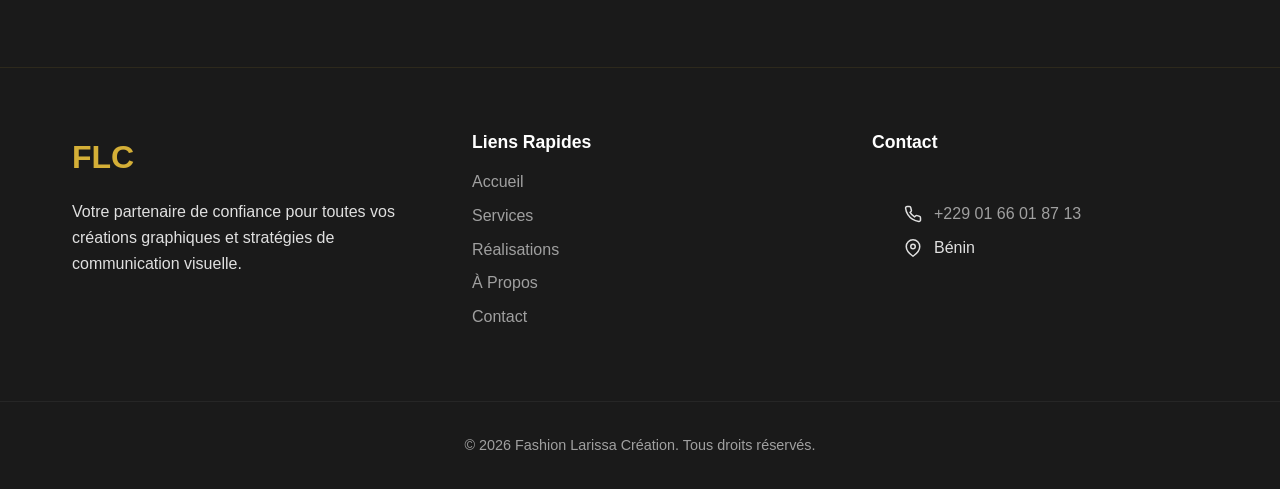
<file: contact.html>
<!DOCTYPE html>
<html lang="fr">
<head>
    <meta charset="UTF-8">
    <meta name="viewport" content="width=device-width, initial-scale=1.0">

    <title>Contact | Fashion Larissa Création - Demande de Devis Gratuit</title>

    <meta name="description" content="Contactez Fashion Larissa Création pour un devis gratuit : logo, affiche, identité visuelle, réseaux sociaux et retouche photo. Contact rapide par WhatsApp.">
    <meta name="keywords" content="Fashion Larissa Création, contact designer, devis graphique, création logo Bénin, affiche, flyer, retouche photo, WhatsApp">
    <meta name="author" content="Fashion Larissa Création">

    <!-- Open Graph -->
    <meta property="og:type" content="website">
    <meta property="og:url" content="https://grial71.github.io/fashion-larissa/contact.html">
    <meta property="og:title" content="Contact & Devis | Fashion Larissa Création">
    <meta property="og:description" content="Parlez-nous de votre projet et demandez votre devis auprès de Fashion Larissa Création.">
    <meta property="og:image" content="https://grial71.github.io/fashion-larissa/assets/images/og-contact.jpg">

    <!-- Canonical -->
    <link rel="canonical" href="https://grial71.github.io/fashion-larissa/contact.html">

    <!-- Styles -->
    <link rel="stylesheet" href="assets/css/style.css">
    <link rel="stylesheet" href="assets/css/header.css">
    <link rel="stylesheet" href="assets/css/components.css">
</head>

<body>

    <!-- ============================================
         HEADER
    ============================================= -->
    <header class="site-header" id="main-header">
        <div class="header-container">

            <a href="index.html"
               class="logo-link"
               aria-label="Fashion Larissa Création - Accueil">
                <div class="logo-placeholder">FLC</div>
            </a>

            <nav class="main-nav"
                 role="navigation"
                 aria-label="Menu principal">

                <ul class="nav-list">

                    <li class="nav-item">
                        <a href="index.html"
                           class="nav-link"
                           data-i18n="nav.home">
                            Accueil
                        </a>
                    </li>

                    <li class="nav-item">
                        <a href="services.html"
                           class="nav-link"
                           data-i18n="nav.services">
                            Services
                        </a>
                    </li>

                    <li class="nav-item">
                        <a href="portfolio.html"
                           class="nav-link"
                           data-i18n="nav.portfolio">
                            Réalisations
                        </a>
                    </li>

                    <li class="nav-item">
                        <a href="avant-apres.html"
                           class="nav-link"
                           data-i18n="nav.restoration">
                            Avant/Après
                        </a>
                    </li>

                    <li class="nav-item">
                        <a href="a-propos.html"
                           class="nav-link"
                           data-i18n="nav.about">
                            À Propos
                        </a>
                    </li>

                    <li class="nav-item">
                        <a href="contact.html"
                           class="nav-link active"
                           data-i18n="nav.contact">
                            Contact
                        </a>
                    </li>

                </ul>
            </nav>

            <div class="header-actions">

                <!-- Langues -->
                <div class="lang-selector">

                    <button class="lang-btn"
                            type="button"
                            aria-label="Sélectionner la langue">

                        <span class="current-lang">FR</span>

                        <svg width="10"
                             height="6"
                             viewBox="0 0 10 6"
                             fill="none"
                             aria-hidden="true">

                            <path d="M1 1L5 5L9 1"
                                  stroke="currentColor"
                                  stroke-width="1.5"
                                  stroke-linecap="round"/>
                        </svg>

                    </button>

                    <div class="lang-dropdown">
                        <button type="button" data-lang="fr">Français</button>
                        <button type="button" data-lang="en">English</button>
                        <button type="button" data-lang="es">Español</button>
                    </div>

                </div>

                <a href="contact.html"
                   class="btn btn-primary nav-cta"
                   data-i18n="nav.quote">
                    Demander un devis
                </a>

                <button class="mobile-menu-toggle"
                        type="button"
                        aria-label="Menu"
                        aria-expanded="false">

                    <span class="hamburger-line"></span>
                    <span class="hamburger-line"></span>
                    <span class="hamburger-line"></span>

                </button>

            </div>

        </div>
    </header>


    <!-- ============================================
         MOBILE MENU
    ============================================= -->
    <div class="mobile-menu-overlay"
         aria-hidden="true">

        <nav class="mobile-nav"
             role="navigation"
             aria-label="Menu mobile">

            <ul class="mobile-nav-list">

                <li>
                    <a href="index.html"
                       class="mobile-nav-link"
                       data-i18n="nav.home">
                        Accueil
                    </a>
                </li>

                <li>
                    <a href="services.html"
                       class="mobile-nav-link"
                       data-i18n="nav.services">
                        Services
                    </a>
                </li>

                <li>
                    <a href="portfolio.html"
                       class="mobile-nav-link"
                       data-i18n="nav.portfolio">
                        Réalisations
                    </a>
                </li>

                <li>
                    <a href="avant-apres.html"
                       class="mobile-nav-link"
                       data-i18n="nav.restoration">
                        Avant/Après
                    </a>
                </li>

                <li>
                    <a href="a-propos.html"
                       class="mobile-nav-link"
                       data-i18n="nav.about">
                        À Propos
                    </a>
                </li>

                <li>
                    <a href="contact.html"
                       class="mobile-nav-link active"
                       data-i18n="nav.contact">
                        Contact
                    </a>
                </li>

            </ul>

            <div class="mobile-lang-selector">
                <button type="button" data-lang="fr">Français</button>
                <button type="button" data-lang="en">English</button>
                <button type="button" data-lang="es">Español</button>
            </div>

        </nav>

    </div>


    <!-- ============================================
         MAIN
    ============================================= -->
    <main>

        <!-- HERO -->
        <section class="page-hero">

            <div class="container page-hero-content reveal-up">

                <h1 class="page-title"
                    data-i18n="contact.page.title">
                    Contact & Devis
                </h1>

                <p class="page-subtitle"
                   data-i18n="contact.page.subtitle">
                    Un projet en tête ? Parlons-en.
                </p>

            </div>

        </section>


        <!-- ============================================
             CONTACT
        ============================================= -->
        <section class="section contact-section">

            <div class="container">

                <div class="contact-grid">


                    <!-- INFORMATIONS -->
                    <div class="contact-info reveal-up">

                        <h2 data-i18n="contact.info.title">
                            Coordonnées
                        </h2>

                        <p data-i18n="contact.info.desc">
                            Choisissez le moyen de communication qui vous convient le mieux.
                            Pour une réponse rapide, contactez Fashion Larissa Création directement sur WhatsApp.
                        </p>


                        <!-- WHATSAPP -->
                        <div class="info-item">

                            <div class="info-icon">

                                <svg width="24"
                                     height="24"
                                     viewBox="0 0 24 24"
                                     fill="none"
                                     stroke="currentColor"
                                     stroke-width="2"
                                     aria-hidden="true">

                                    <path d="M22 16.92v3a2 2 0 0 1-2.18 2
                                    19.79 19.79 0 0 1-8.63-3.07
                                    19.5 19.5 0 0 1-6-6
                                    19.79 19.79 0 0 1-3.07-8.67
                                    A2 2 0 0 1 4.11 2h3
                                    a2 2 0 0 1 2 1.72
                                    12.84 12.84 0 0 0 .7 2.81
                                    2 2 0 0 1-.45 2.11
                                    L8.09 9.91
                                    a16 16 0 0 0 6 6
                                    l1.27-1.27
                                    a2 2 0 0 1 2.11-.45
                                    12.84 12.84 0 0 0 2.81.7
                                    A2 2 0 0 1 22 16.92z">
                                    </path>

                                </svg>

                            </div>

                            <div class="info-text">

                                <h3 data-i18n="contact.whatsapp.title">
                                    WhatsApp
                                </h3>

                                <a href="https://wa.me/2290166018713"
                                   target="_blank"
                                   rel="noopener noreferrer">

                                    +229 01 66 01 87 13

                                </a>

                                <p data-i18n="contact.whatsapp.desc">
                                    Contact direct et rapide
                                </p>

                            </div>

                        </div>


                        <!-- TELEPHONE -->
                        <div class="info-item">

                            <div class="info-icon">

                                <svg width="24"
                                     height="24"
                                     viewBox="0 0 24 24"
                                     fill="none"
                                     stroke="currentColor"
                                     stroke-width="2"
                                     aria-hidden="true">

                                    <path d="M22 16.92v3a2 2 0 0 1-2.18 2
                                    19.79 19.79 0 0 1-8.63-3.07
                                    19.5 19.5 0 0 1-6-6
                                    19.79 19.79 0 0 1-3.07-8.67
                                    A2 2 0 0 1 4.11 2h3
                                    a2 2 0 0 1 2 1.72
                                    12.84 12.84 0 0 0 .7 2.81
                                    2 2 0 0 1-.45 2.11
                                    L8.09 9.91
                                    a16 16 0 0 0 6 6
                                    l1.27-1.27
                                    a2 2 0 0 1 2.11-.45
                                    12.84 12.84 0 0 0 2.81.7
                                    A2 2 0 0 1 22 16.92z">
                                    </path>

                                </svg>

                            </div>

                            <div class="info-text">

                                <h3>Téléphone</h3>

                                <a href="tel:+2290166018713">
                                    +229 01 66 01 87 13
                                </a>

                                <p>Appel direct depuis un téléphone compatible</p>

                            </div>

                        </div>


                        <!-- LOCALISATION -->
                        <div class="info-item">

                            <div class="info-icon">

                                <svg width="24"
                                     height="24"
                                     viewBox="0 0 24 24"
                                     fill="none"
                                     stroke="currentColor"
                                     stroke-width="2"
                                     aria-hidden="true">

                                    <path d="M21 10c0 7-9 13-9 13s-9-6-9-13
                                    a9 9 0 0 1 18 0z">
                                    </path>

                                    <circle cx="12"
                                            cy="10"
                                            r="3">
                                    </circle>

                                </svg>

                            </div>

                            <div class="info-text">

                                <h3 data-i18n="contact.location.title">
                                    Localisation
                                </h3>

                                <span data-i18n="contact.location.value">
                                    Bénin – Services numériques disponibles à distance
                                </span>

                            </div>

                        </div>

                    </div>


                    <!-- ============================================
                         FORMULAIRE WHATSAPP
                    ============================================= -->
                    <div class="contact-form-wrapper reveal-up delay-200">

                        <form id="quote-form"
                              class="contact-form">

                            <h2 data-i18n="contact.form.title">
                                Demande de Devis
                            </h2>


                            <!-- NOM -->
                            <div class="form-group">

                                <label for="name"
                                       data-i18n="contact.form.name">
                                    Nom complet
                                </label>

                                <input type="text"
                                       id="name"
                                       name="name"
                                       required
                                       autocomplete="name"
                                       placeholder="Votre nom">

                            </div>


                            <!-- SERVICE -->
                            <div class="form-group">

                                <label for="service"
                                       data-i18n="contact.form.service">
                                    Service souhaité
                                </label>

                                <select id="service"
                                        name="service"
                                        required>

                                    <option value=""
                                            disabled
                                            selected
                                            data-i18n="contact.form.select">
                                        Sélectionnez un service
                                    </option>

                                    <option value="Identité Visuelle / Logo"
                                            data-i18n="services.items.branding.title">
                                        Identité Visuelle / Logo
                                    </option>

                                    <option value="Affiche / Flyer"
                                            data-i18n="services.items.print.title">
                                        Affiche / Flyer
                                    </option>

                                    <option value="Réseaux Sociaux"
                                            data-i18n="services.items.social.title">
                                        Réseaux Sociaux
                                    </option>

                                    <option value="Retouche / Restauration Photo"
                                            data-i18n="services.items.photo.title">
                                        Retouche / Restauration Photo
                                    </option>

                                    <option value="Création personnalisée"
                                            data-i18n="services.items.custom.title">
                                        Création personnalisée
                                    </option>

                                    <option value="Autre"
                                            data-i18n="contact.form.other">
                                        Autre
                                    </option>

                                </select>

                            </div>


                            <!-- DETAILS -->
                            <div class="form-group">

                                <label for="details"
                                       data-i18n="contact.form.details">
                                    Détails du projet
                                </label>

                                <textarea id="details"
                                          name="details"
                                          rows="5"
                                          required
                                          placeholder="Décrivez votre projet, vos idées et vos besoins..."></textarea>

                            </div>


                            <!-- SUBMIT -->
                            <button type="submit"
                                    class="btn btn-primary btn-full">

                                <svg width="20"
                                     height="20"
                                     viewBox="0 0 24 24"
                                     fill="currentColor"
                                     aria-hidden="true"
                                     style="margin-right:8px;">

                                    <path d="M17.472 14.382c-.297-.149-1.758-.867-2.03-.967
                                    -.273-.099-.471-.148-.67.15
                                    -.197.297-.767.966-.94 1.164
                                    -.173.199-.347.223-.644.075
                                    -.297-.15-1.255-.463-2.39-1.475
                                    -.883-.788-1.48-1.761-1.653-2.059
                                    -.173-.297-.018-.458.13-.606
                                    .134-.133.298-.347.446-.52
                                    .149-.174.198-.298.298-.497
                                    .099-.198.05-.371-.025-.52
                                    -.075-.149-.669-1.612-.916-2.207
                                    -.242-.579-.487-.5-.669-.51
                                    -.173-.008-.371-.01-.57-.01
                                    -.198 0-.52.074-.792.372
                                    -.272.297-1.04 1.016-1.04 2.479
                                    0 1.462 1.065 2.875 1.213 3.074
                                    .149.198 2.096 3.2 5.077 4.487
                                    .709.306 1.262.489 1.694.625
                                    .712.227 1.36.195 1.871.118
                                    .571-.085 1.758-.719 2.006-1.413
                                    .248-.694.248-1.289.173-1.413
                                    -.074-.124-.272-.198-.57-.347">
                                    </path>

                                </svg>

                                <span data-i18n="contact.form.send">
                                    Envoyer via WhatsApp
                                </span>

                            </button>


                            <p class="form-note"
                               data-i18n="contact.form.note">
                                WhatsApp s'ouvrira avec votre demande pré-remplie.
                            </p>

                        </form>

                    </div>

                </div>

            </div>

        </section>


        <!-- ============================================
             SERVICE INTERNATIONAL
        ============================================= -->
        <section class="section map-section bg-darker">

            <div class="container">

                <div class="map-placeholder reveal-up"
                     style="
                     min-height:300px;
                     display:flex;
                     align-items:center;
                     justify-content:center;
                     border-radius:8px;
                     text-align:center;
                     padding:2rem;
                     ">

                    <div>

                        <svg width="48"
                             height="48"
                             viewBox="0 0 24 24"
                             fill="none"
                             stroke="currentColor"
                             stroke-width="1"
                             aria-hidden="true"
                             style="margin-bottom:1rem; opacity:.6;">

                            <path d="M21 10c0 7-9 13-9 13s-9-6-9-13
                            a9 9 0 0 1 18 0z">
                            </path>

                            <circle cx="12"
                                    cy="10"
                                    r="3">
                            </circle>

                        </svg>

                        <p data-i18n="contact.map.text">
                            Basée au Bénin – Services et créations numériques disponibles à distance.
                        </p>

                    </div>

                </div>

            </div>

        </section>

    </main>


    <!-- ============================================
         FOOTER
    ============================================= -->
    <footer class="site-footer">

        <div class="container footer-content">

            <div class="footer-col">

                <div class="footer-logo">FLC</div>

                <p data-i18n="footer.description">
                    Votre partenaire pour vos créations graphiques et votre communication visuelle.
                </p>

            </div>


            <div class="footer-col">

                <h4 data-i18n="footer.links.title">
                    Liens Rapides
                </h4>

                <ul class="footer-links">

                    <li>
                        <a href="index.html"
                           data-i18n="nav.home">
                            Accueil
                        </a>
                    </li>

                    <li>
                        <a href="services.html"
                           data-i18n="nav.services">
                            Services
                        </a>
                    </li>

                    <li>
                        <a href="portfolio.html"
                           data-i18n="nav.portfolio">
                            Réalisations
                        </a>
                    </li>

                    <li>
                        <a href="a-propos.html"
                           data-i18n="nav.about">
                            À Propos
                        </a>
                    </li>

                    <li>
                        <a href="contact.html"
                           data-i18n="nav.contact">
                            Contact
                        </a>
                    </li>

                </ul>

            </div>


            <div class="footer-col">

                <h4 data-i18n="footer.contact.title">
                    Contact
                </h4>

                <ul class="contact-info">

                    <li>

                        <svg width="18"
                             height="18"
                             viewBox="0 0 24 24"
                             fill="none"
                             stroke="currentColor"
                             stroke-width="2"
                             aria-hidden="true">

                            <path d="M22 16.92v3a2 2 0 0 1-2.18 2
                            19.79 19.79 0 0 1-8.63-3.07
                            19.5 19.5 0 0 1-6-6
                            19.79 19.79 0 0 1-3.07-8.67
                            A2 2 0 0 1 4.11 2h3
                            a2 2 0 0 1 2 1.72
                            12.84 12.84 0 0 0 .7 2.81
                            2 2 0 0 1-.45 2.11
                            L8.09 9.91
                            a16 16 0 0 0 6 6
                            l1.27-1.27
                            a2 2 0 0 1 2.11-.45
                            12.84 12.84 0 0 0 2.81.7
                            A2 2 0 0 1 22 16.92z">
                            </path>

                        </svg>

                        <a href="tel:+2290166018713">
                            +229 01 66 01 87 13
                        </a>

                    </li>


                    <li>

                        <svg width="18"
                             height="18"
                             viewBox="0 0 24 24"
                             fill="none"
                             stroke="currentColor"
                             stroke-width="2"
                             aria-hidden="true">

                            <path d="M21 10c0 7-9 13-9 13s-9-6-9-13
                            a9 9 0 0 1 18 0z">
                            </path>

                            <circle cx="12"
                                    cy="10"
                                    r="3">
                            </circle>

                        </svg>

                        <span data-i18n="footer.location">
                            Bénin
                        </span>

                    </li>

                </ul>

            </div>

        </div>


        <div class="footer-bottom">

            <div class="container">

                <p>
                    &copy;
                    <span id="current-year">2026</span>
                    Fashion Larissa Création.
                    <span data-i18n="footer.rights">
                        Tous droits réservés.
                    </span>
                </p>

            </div>

        </div>

    </footer>


    <!-- ============================================
         JAVASCRIPT
    ============================================= -->
    <script src="assets/js/translations.js"></script>
    <script src="assets/js/main.js"></script>

    <script>
        document.addEventListener('DOMContentLoaded', function () {

            const form = document.getElementById('quote-form');

            if (!form) return;

            form.addEventListener('submit', function (event) {

                event.preventDefault();

                const name =
                    document.getElementById('name').value.trim();

                const service =
                    document.getElementById('service').value;

                const details =
                    document.getElementById('details').value.trim();

                if (!name || !service || !details) {
                    return;
                }

                const message =
`Bonjour Larissa,

Je souhaiterais obtenir un devis auprès de Fashion Larissa Création.

Nom : ${name}
Service : ${service}

Détails du projet :
${details}

Merci.`;

                const whatsappNumber = '2290166018713';

                const whatsappURL =
                    'https://wa.me/' +
                    whatsappNumber +
                    '?text=' +
                    encodeURIComponent(message);

                window.open(
                    whatsappURL,
                    '_blank',
                    'noopener,noreferrer'
                );

            });

        });
    </script>

</body>
</html>
</file>
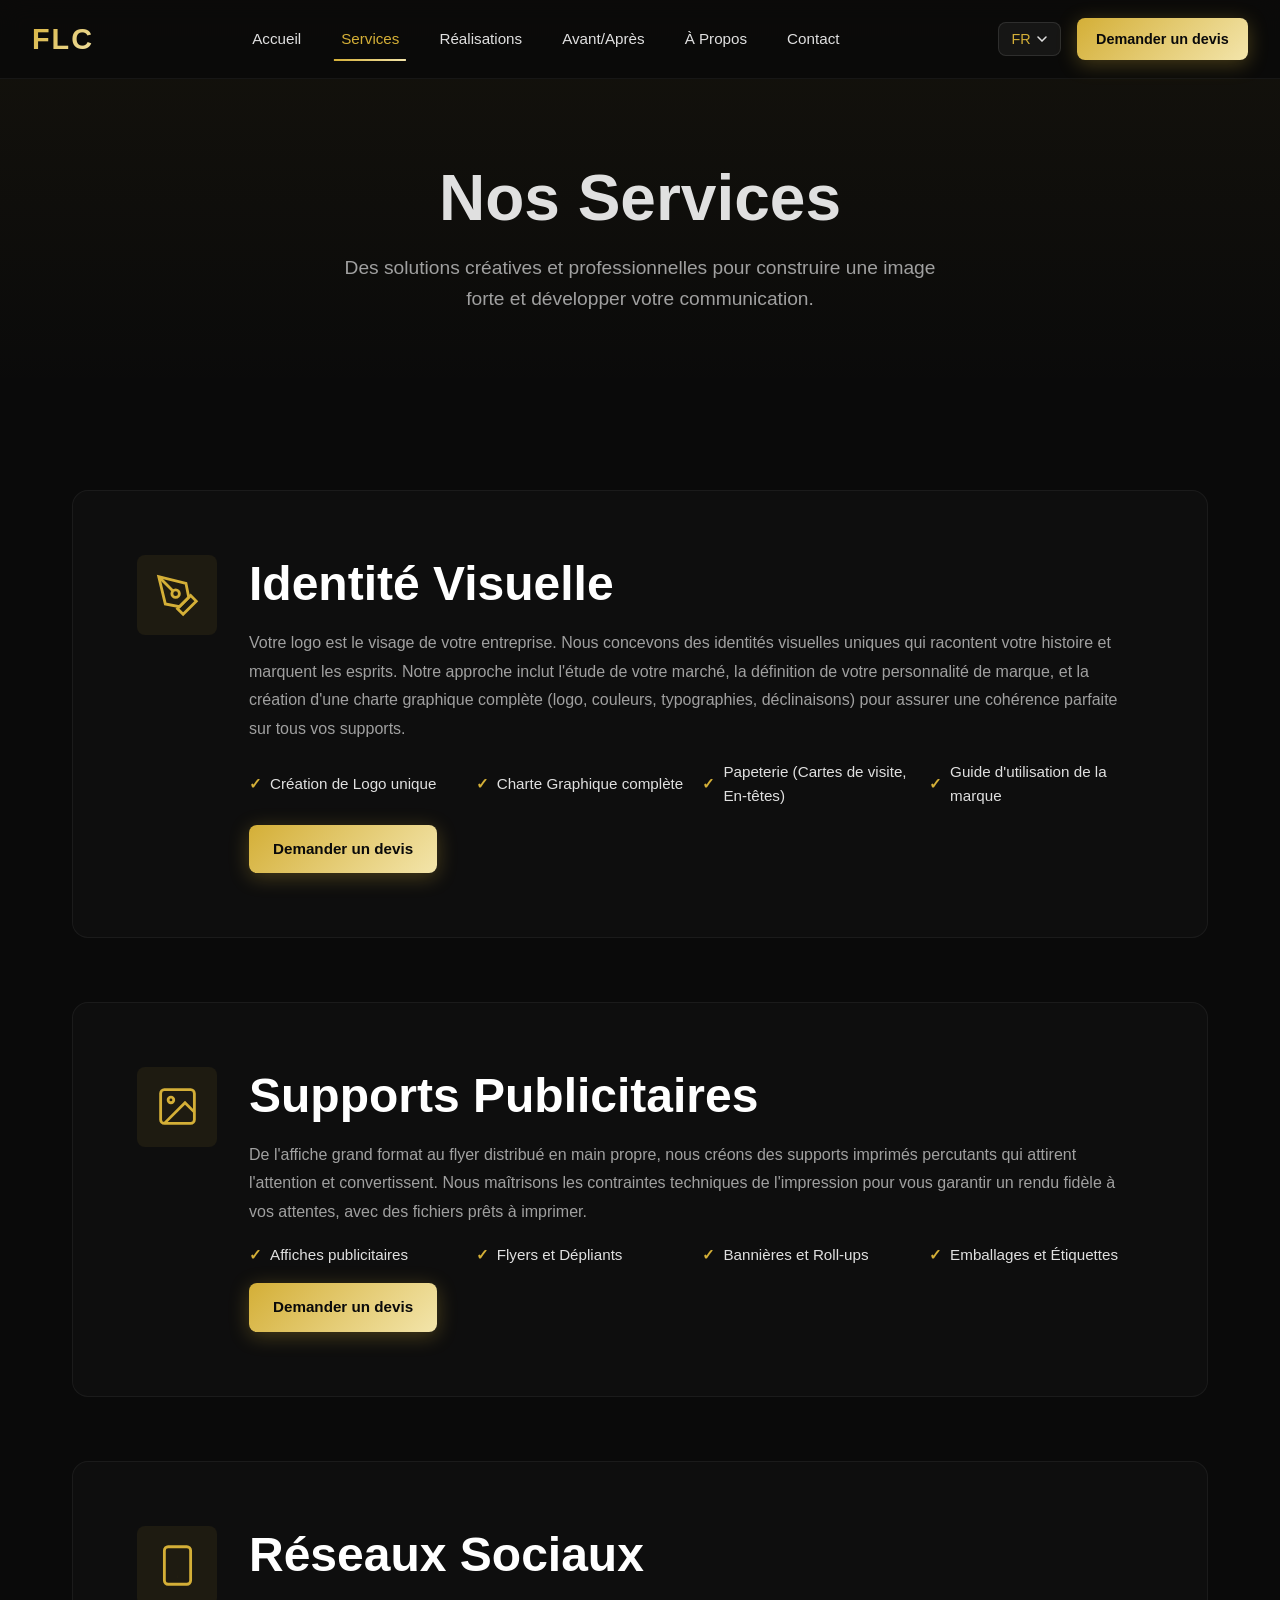
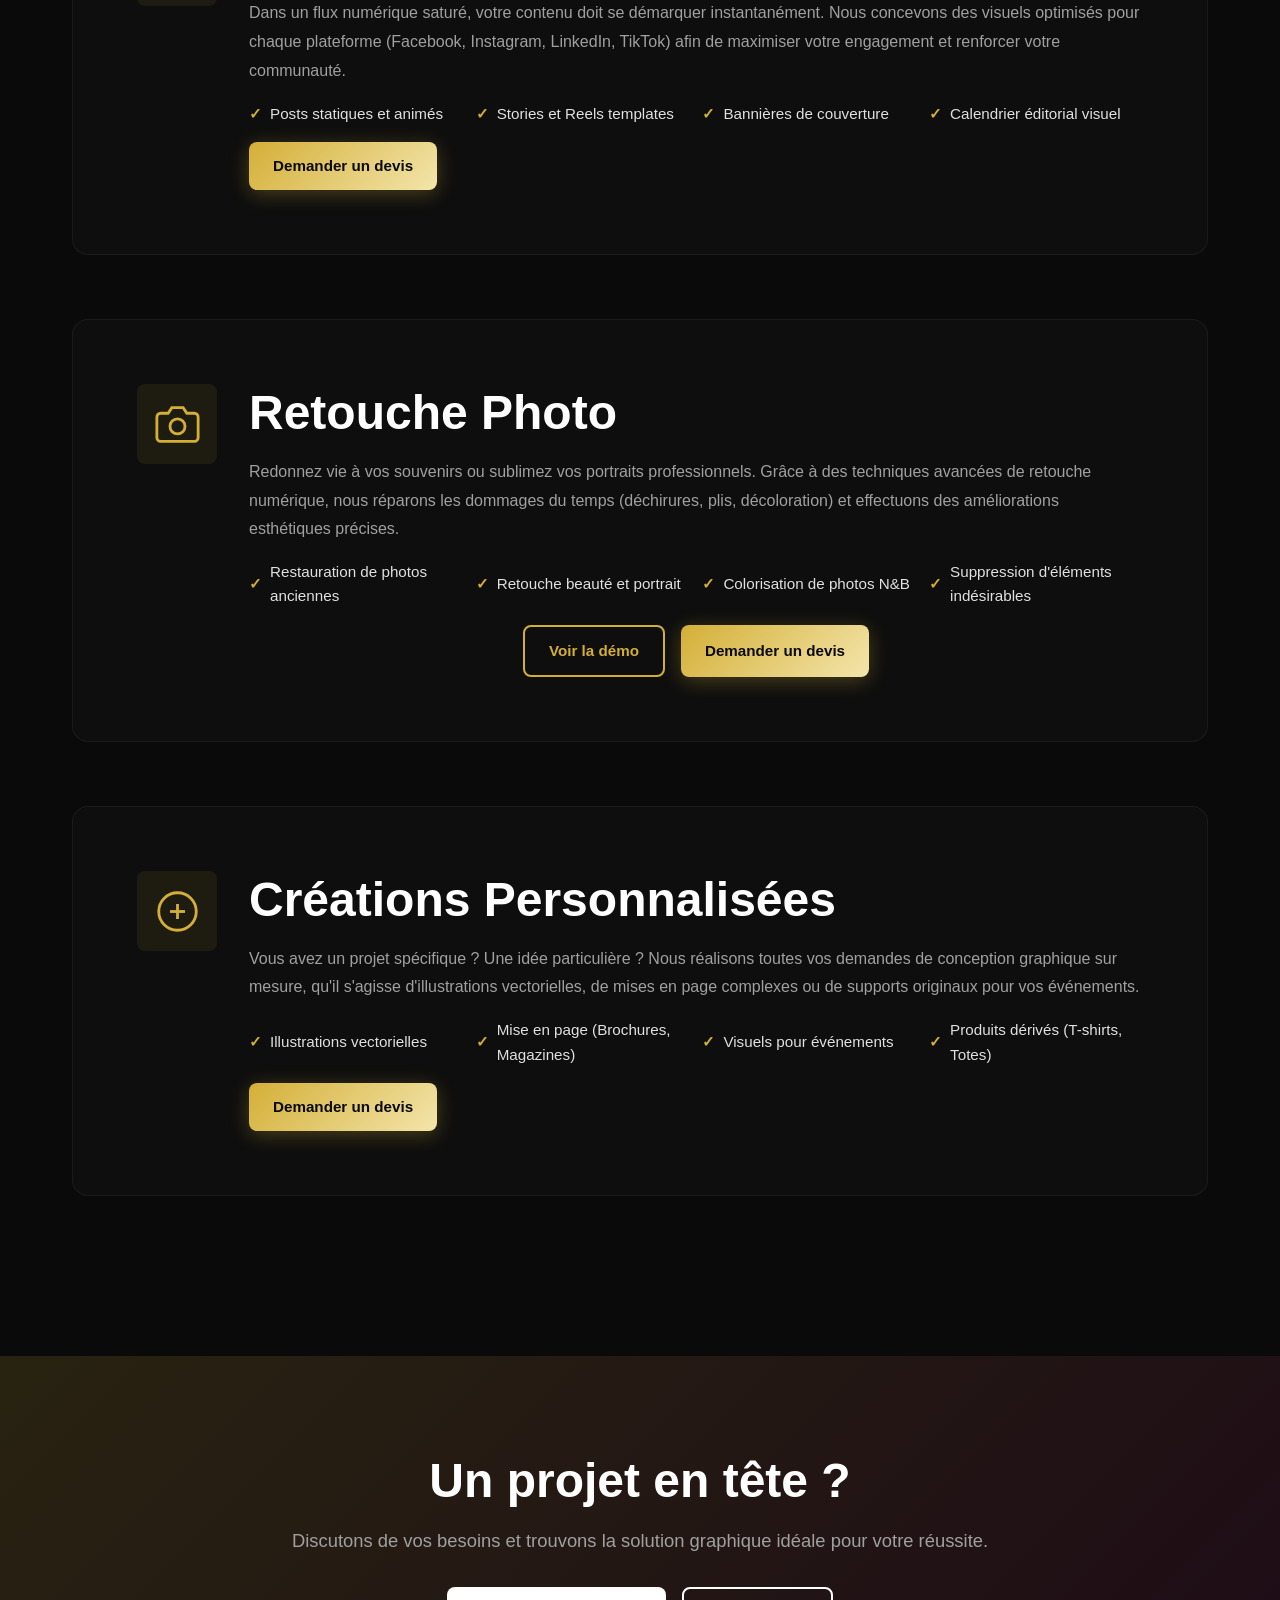
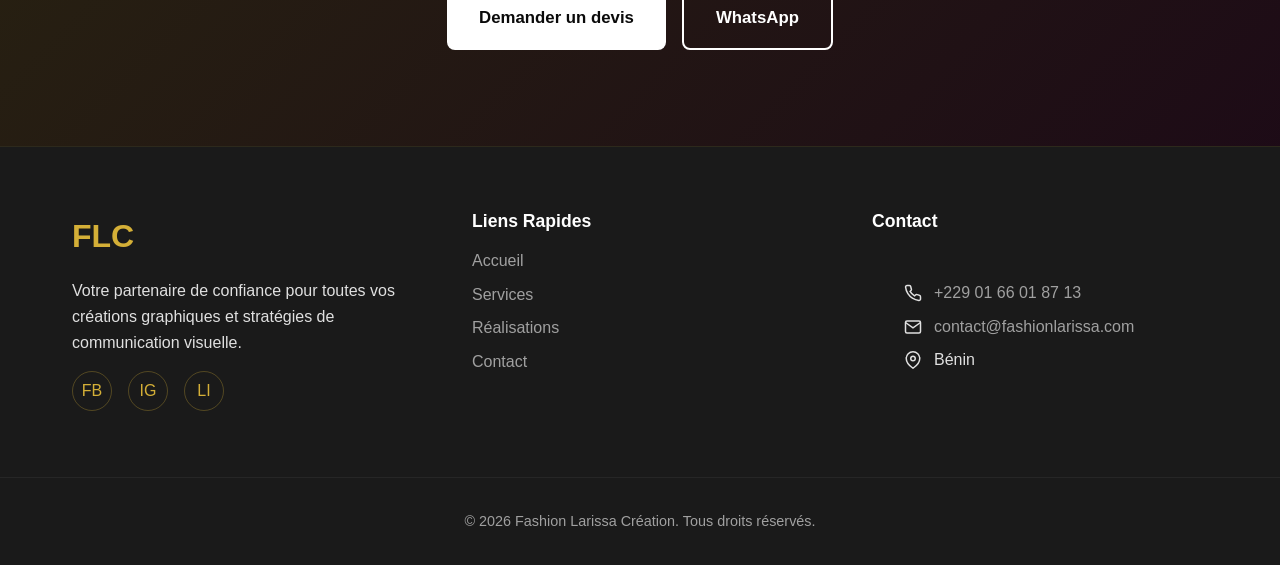
<file: services.html>
<!DOCTYPE html>
<html lang="fr">
<head>
    <meta charset="UTF-8">
    <meta name="viewport" content="width=device-width, initial-scale=1.0">

    <title>Services | Fashion Larissa Création - Design Graphique & Communication</title>

    <meta name="description" content="Découvrez les services de Fashion Larissa Création : identité visuelle, logos, affiches, flyers, réseaux sociaux, retouche photo et créations personnalisées.">

    <meta name="keywords" content="design graphique, logo, affiche, flyer, identité visuelle, réseaux sociaux, retouche photo, communication visuelle, Bénin">

    <meta name="author" content="Fashion Larissa Création">

    <!-- Open Graph -->
    <meta property="og:type" content="website">
    <meta property="og:url" content="https://grial71.github.io/fashion-larissa/services.html">
    <meta property="og:title" content="Services | Fashion Larissa Création">
    <meta property="og:description" content="Des solutions graphiques professionnelles pour développer votre image de marque.">
    <meta property="og:image" content="assets/images/og-services.jpg">

    <!-- Canonical -->
    <link rel="canonical" href="services.html">

    <!-- Preload -->
    <link rel="preload" href="assets/css/style.css" as="style">
    <link rel="preload" href="assets/css/header.css" as="style">
    <link rel="preload" href="assets/css/components.css" as="style">

    <!-- CSS -->
    <link rel="stylesheet" href="assets/css/style.css">
    <link rel="stylesheet" href="assets/css/header.css">
    <link rel="stylesheet" href="assets/css/components.css">
</head>

<body>

    <!-- ==========================================
         HEADER
         ========================================== -->

    <header class="site-header" id="main-header">

        <div class="header-container">

            <a
                href="index.html"
                class="logo-link"
                aria-label="Fashion Larissa Création - Accueil"
            >
                <div class="logo-placeholder">FLC</div>
            </a>

            <nav
                class="main-nav"
                role="navigation"
                aria-label="Menu principal"
            >

                <ul class="nav-list">

                    <li class="nav-item">
                        <a
                            href="index.html"
                            class="nav-link"
                            data-i18n="nav.home"
                        >
                            Accueil
                        </a>
                    </li>

                    <li class="nav-item">
                        <a
                            href="services.html"
                            class="nav-link active"
                            data-i18n="nav.services"
                        >
                            Services
                        </a>
                    </li>

                    <li class="nav-item">
                        <a
                            href="portfolio.html"
                            class="nav-link"
                            data-i18n="nav.portfolio"
                        >
                            Réalisations
                        </a>
                    </li>

                    <li class="nav-item">
                        <a
                            href="avant-apres.html"
                            class="nav-link"
                            data-i18n="nav.restoration"
                        >
                            Avant/Après
                        </a>
                    </li>

                    <li class="nav-item">
                        <a
                            href="a-propos.html"
                            class="nav-link"
                            data-i18n="nav.about"
                        >
                            À Propos
                        </a>
                    </li>

                    <li class="nav-item">
                        <a
                            href="contact.html"
                            class="nav-link"
                            data-i18n="nav.contact"
                        >
                            Contact
                        </a>
                    </li>

                </ul>

            </nav>


            <!-- Header Actions -->

            <div class="header-actions">

                <!-- Language selector -->

                <div class="lang-selector">

                    <button
                        class="lang-btn"
                        aria-label="Sélectionner la langue"
                    >

                        <span class="current-lang">
                            FR
                        </span>

                        <svg
                            width="10"
                            height="6"
                            viewBox="0 0 10 6"
                            fill="none"
                        >
                            <path
                                d="M1 1L5 5L9 1"
                                stroke="currentColor"
                                stroke-width="1.5"
                                stroke-linecap="round"
                            />
                        </svg>

                    </button>


                    <div class="lang-dropdown">

                        <button data-lang="fr">
                            Français
                        </button>

                        <button data-lang="en">
                            English
                        </button>

                        <button data-lang="es">
                            Español
                        </button>

                    </div>

                </div>


                <!-- CTA -->

                <a
                    href="contact.html"
                    class="btn btn-primary nav-cta"
                    data-i18n="nav.quote"
                >
                    Demander un devis
                </a>


                <!-- Mobile toggle -->

                <button
                    class="mobile-menu-toggle"
                    aria-label="Menu"
                    aria-expanded="false"
                >
                    <span class="hamburger-line"></span>
                    <span class="hamburger-line"></span>
                    <span class="hamburger-line"></span>
                </button>

            </div>

        </div>

    </header>


    <!-- ==========================================
         MOBILE MENU
         ========================================== -->

    <div
        class="mobile-menu-overlay"
        aria-hidden="true"
    >

        <nav
            class="mobile-nav"
            role="navigation"
        >

            <ul class="mobile-nav-list">

                <li>
                    <a
                        href="index.html"
                        class="mobile-nav-link"
                        data-i18n="nav.home"
                    >
                        Accueil
                    </a>
                </li>

                <li>
                    <a
                        href="services.html"
                        class="mobile-nav-link active"
                        data-i18n="nav.services"
                    >
                        Services
                    </a>
                </li>

                <li>
                    <a
                        href="portfolio.html"
                        class="mobile-nav-link"
                        data-i18n="nav.portfolio"
                    >
                        Réalisations
                    </a>
                </li>

                <li>
                    <a
                        href="avant-apres.html"
                        class="mobile-nav-link"
                        data-i18n="nav.restoration"
                    >
                        Avant/Après
                    </a>
                </li>

                <li>
                    <a
                        href="a-propos.html"
                        class="mobile-nav-link"
                        data-i18n="nav.about"
                    >
                        À Propos
                    </a>
                </li>

                <li>
                    <a
                        href="contact.html"
                        class="mobile-nav-link"
                        data-i18n="nav.contact"
                    >
                        Contact
                    </a>
                </li>

            </ul>


            <div class="mobile-lang-selector">

                <button data-lang="fr">
                    Français
                </button>

                <button data-lang="en">
                    English
                </button>

                <button data-lang="es">
                    Español
                </button>

            </div>

        </nav>

    </div>


    <!-- ==========================================
         MAIN
         ========================================== -->

    <main>


        <!-- ======================================
             PAGE HERO
             ====================================== -->

        <section class="page-hero">

            <div class="container page-hero-content reveal-up">

                <h1 class="page-title">
                    Nos Services
                </h1>

                <p class="page-subtitle">
                    Des solutions créatives et professionnelles
                    pour construire une image forte et développer
                    votre communication.
                </p>

            </div>

        </section>


        <!-- ======================================
             SERVICES LIST
             ====================================== -->

        <section class="section services-full-list">

            <div class="container">


                <!-- ==================================
                     SERVICE 1 - BRANDING
                     ================================== -->

                <article
                    class="service-detail-card reveal-up"
                    id="branding"
                >

                    <div class="service-detail-icon">

                        <svg
                            width="45"
                            height="45"
                            viewBox="0 0 24 24"
                            fill="none"
                            stroke="currentColor"
                            stroke-width="1.5"
                        >
                            <path d="M12 19l7-7 3 3-7 7-3-3z"></path>
                            <path d="M18 13l-1.5-7.5L2 2l3.5 14.5L13 18l5-5z"></path>
                            <path d="M2 2l7.586 7.586"></path>
                            <circle cx="11" cy="11" r="2"></circle>
                        </svg>

                    </div>


                    <div class="service-detail-text">

                        <h2 data-i18n="services.items.branding.title">
                            Identité Visuelle
                        </h2>

                        <p data-i18n="services.items.branding.desc.long">
                            Votre logo est le visage de votre entreprise.
                            Nous concevons des identités visuelles uniques
                            qui racontent votre histoire et marquent les esprits.
                            Notre approche inclut l'étude de votre marché,
                            la définition de votre personnalité de marque
                            et la création d'une charte graphique complète.
                        </p>


                        <ul class="service-features">

                            <li data-i18n="services.features.logo">
                                Création de Logo unique
                            </li>

                            <li data-i18n="services.features.charte">
                                Charte Graphique complète
                            </li>

                            <li data-i18n="services.features.paper">
                                Papeterie (Cartes de visite, En-têtes)
                            </li>

                            <li data-i18n="services.features.guidelines">
                                Guide d'utilisation de la marque
                            </li>

                        </ul>


                        <a
                            href="contact.html"
                            class="btn btn-primary"
                            data-i18n="common.getQuote"
                        >
                            Demander un devis
                        </a>

                    </div>

                </article>


                <!-- ==================================
                     SERVICE 2 - PRINT
                     ================================== -->

                <article
                    class="service-detail-card reveal-up"
                    id="print"
                >

                    <div class="service-detail-icon">

                        <svg
                            width="45"
                            height="45"
                            viewBox="0 0 24 24"
                            fill="none"
                            stroke="currentColor"
                            stroke-width="1.5"
                        >
                            <rect
                                x="3"
                                y="3"
                                width="18"
                                height="18"
                                rx="2"
                                ry="2"
                            ></rect>

                            <circle
                                cx="8.5"
                                cy="8.5"
                                r="1.5"
                            ></circle>

                            <polyline
                                points="21 15 16 10 5 21"
                            ></polyline>
                        </svg>

                    </div>


                    <div class="service-detail-text">

                        <h2 data-i18n="services.items.print.title">
                            Supports Publicitaires
                        </h2>

                        <p data-i18n="services.items.print.desc.long">
                            De l'affiche grand format au flyer distribué
                            en main propre, nous créons des supports imprimés
                            percutants qui attirent l'attention.
                            Nous maîtrisons les contraintes techniques
                            de l'impression afin de fournir des fichiers
                            prêts à imprimer.
                        </p>


                        <ul class="service-features">

                            <li data-i18n="services.features.poster">
                                Affiches publicitaires
                            </li>

                            <li data-i18n="services.features.flyer">
                                Flyers et Dépliants
                            </li>

                            <li data-i18n="services.features.banner">
                                Bannières et Roll-ups
                            </li>

                            <li data-i18n="services.features.packaging">
                                Emballages et Étiquettes
                            </li>

                        </ul>


                        <a
                            href="contact.html"
                            class="btn btn-primary"
                            data-i18n="common.getQuote"
                        >
                            Demander un devis
                        </a>

                    </div>

                </article>


                <!-- ==================================
                     SERVICE 3 - SOCIAL MEDIA
                     ================================== -->

                <article
                    class="service-detail-card reveal-up"
                    id="social"
                >

                    <div class="service-detail-icon">

                        <svg
                            width="45"
                            height="45"
                            viewBox="0 0 24 24"
                            fill="none"
                            stroke="currentColor"
                            stroke-width="1.5"
                        >
                            <rect
                                x="5"
                                y="2"
                                width="14"
                                height="20"
                                rx="2"
                                ry="2"
                            ></rect>

                            <line
                                x1="12"
                                y1="18"
                                x2="12.01"
                                y2="18"
                            ></line>
                        </svg>

                    </div>


                    <div class="service-detail-text">

                        <h2 data-i18n="services.items.social.title">
                            Réseaux Sociaux
                        </h2>

                        <p data-i18n="services.items.social.desc.long">
                            Dans un flux numérique saturé, votre contenu
                            doit se démarquer instantanément.
                            Nous concevons des visuels optimisés pour
                            Facebook, Instagram, LinkedIn et TikTok afin
                            de renforcer votre présence numérique.
                        </p>


                        <ul class="service-features">

                            <li data-i18n="services.features.post">
                                Posts statiques et animés
                            </li>

                            <li data-i18n="services.features.story">
                                Stories et Reels templates
                            </li>

                            <li data-i18n="services.features.cover">
                                Bannières de couverture
                            </li>

                            <li data-i18n="services.features.calendar">
                                Calendrier éditorial visuel
                            </li>

                        </ul>


                        <a
                            href="contact.html"
                            class="btn btn-primary"
                            data-i18n="common.getQuote"
                        >
                            Demander un devis
                        </a>

                    </div>

                </article>


                <!-- ==================================
                     SERVICE 4 - PHOTO
                     ================================== -->

                <article
                    class="service-detail-card reveal-up"
                    id="photo"
                >

                    <div class="service-detail-icon">

                        <svg
                            width="45"
                            height="45"
                            viewBox="0 0 24 24"
                            fill="none"
                            stroke="currentColor"
                            stroke-width="1.5"
                        >
                            <path d="M23 19a2 2 0 0 1-2 2H3a2 2 0 0 1-2-2V8a2 2 0 0 1 2-2h4l2-3h6l2 3h4a2 2 0 0 1 2 2z"></path>

                            <circle
                                cx="12"
                                cy="13"
                                r="4"
                            ></circle>
                        </svg>

                    </div>


                    <div class="service-detail-text">

                        <h2 data-i18n="services.items.photo.title">
                            Retouche Photo
                        </h2>

                        <p data-i18n="services.items.photo.desc.long">
                            Redonnez vie à vos souvenirs ou sublimez vos
                            portraits professionnels. Grâce à des techniques
                            avancées de retouche numérique, nous réparons
                            les dommages du temps et réalisons des
                            améliorations esthétiques précises.
                        </p>


                        <ul class="service-features">

                            <li data-i18n="services.features.restore">
                                Restauration de photos anciennes
                            </li>

                            <li data-i18n="services.features.beauty">
                                Retouche beauté et portrait
                            </li>

                            <li data-i18n="services.features.colorize">
                                Colorisation de photos N&B
                            </li>

                            <li data-i18n="services.features.remove">
                                Suppression d'éléments indésirables
                            </li>

                        </ul>


                        <div class="cta-buttons">

                            <a
                                href="avant-apres.html"
                                class="btn btn-outline"
                                data-i18n="common.seeDemo"
                            >
                                Voir la démo
                            </a>

                            <a
                                href="contact.html"
                                class="btn btn-primary"
                                data-i18n="common.getQuote"
                            >
                                Demander un devis
                            </a>

                        </div>

                    </div>

                </article>


                <!-- ==================================
                     SERVICE 5 - CUSTOM
                     ================================== -->

                <article
                    class="service-detail-card reveal-up"
                    id="custom"
                >

                    <div class="service-detail-icon">

                        <svg
                            width="45"
                            height="45"
                            viewBox="0 0 24 24"
                            fill="none"
                            stroke="currentColor"
                            stroke-width="1.5"
                        >
                            <circle
                                cx="12"
                                cy="12"
                                r="10"
                            ></circle>

                            <path
                                d="M12 8v8"
                            ></path>

                            <path
                                d="M8 12h8"
                            ></path>
                        </svg>

                    </div>


                    <div class="service-detail-text">

                        <h2 data-i18n="services.items.custom.title">
                            Créations Personnalisées
                        </h2>

                        <p data-i18n="services.items.custom.desc.long">
                            Vous avez un projet spécifique ou une idée
                            particulière ? Nous réalisons vos demandes
                            de conception graphique sur mesure :
                            illustrations, mises en page, supports
                            événementiels et créations originales.
                        </p>


                        <ul class="service-features">

                            <li data-i18n="services.features.illustration">
                                Illustrations vectorielles
                            </li>

                            <li data-i18n="services.features.layout">
                                Mise en page (Brochures, Magazines)
                            </li>

                            <li data-i18n="services.features.event">
                                Visuels pour événements
                            </li>

                            <li data-i18n="services.features.merch">
                                Produits dérivés (T-shirts, Totes)
                            </li>

                        </ul>


                        <a
                            href="contact.html"
                            class="btn btn-primary"
                            data-i18n="common.getQuote"
                        >
                            Demander un devis
                        </a>

                    </div>

                </article>

            </div>

        </section>


        <!-- ======================================
             CTA
             ====================================== -->

        <section class="section cta-section bg-gradient">

            <div class="container cta-content reveal-up">

                <h2
                    class="cta-title"
                    data-i18n="services.cta.title"
                >
                    Un projet en tête ?
                </h2>

                <p
                    class="cta-text"
                    data-i18n="services.cta.text"
                >
                    Discutons de vos besoins et trouvons
                    la solution graphique idéale pour votre réussite.
                </p>


                <div class="cta-buttons">

                    <a
                        href="contact.html"
                        class="btn btn-white btn-lg"
                        data-i18n="nav.quote"
                    >
                        Demander un devis
                    </a>


                    <a
                        href="https://wa.me/2290166018713?text=Bonjour%20Larissa,%20je%20souhaiterais%20vous%20parler%20d'un%20projet%20graphique."
                        target="_blank"
                        rel="noopener noreferrer"
                        class="btn btn-outline-white btn-lg"
                    >
                        WhatsApp
                    </a>

                </div>

            </div>

        </section>

    </main>


    <!-- ==========================================
         FOOTER
         ========================================== -->

    <footer class="site-footer">

        <div class="container footer-content">


            <div class="footer-col">

                <div class="footer-logo">
                    FLC
                </div>

                <p data-i18n="footer.description">
                    Votre partenaire de confiance pour toutes vos
                    créations graphiques et stratégies de communication visuelle.
                </p>


                <div class="social-links">

                    <a
                        href="#"
                        aria-label="Facebook"
                        class="social-link"
                    >
                        FB
                    </a>

                    <a
                        href="#"
                        aria-label="Instagram"
                        class="social-link"
                    >
                        IG
                    </a>

                    <a
                        href="#"
                        aria-label="LinkedIn"
                        class="social-link"
                    >
                        LI
                    </a>

                </div>

            </div>


            <div class="footer-col">

                <h4 data-i18n="footer.links.title">
                    Liens Rapides
                </h4>

                <ul class="footer-links">

                    <li>
                        <a
                            href="index.html"
                            data-i18n="nav.home"
                        >
                            Accueil
                        </a>
                    </li>

                    <li>
                        <a
                            href="services.html"
                            data-i18n="nav.services"
                        >
                            Services
                        </a>
                    </li>

                    <li>
                        <a
                            href="portfolio.html"
                            data-i18n="nav.portfolio"
                        >
                            Réalisations
                        </a>
                    </li>

                    <li>
                        <a
                            href="contact.html"
                            data-i18n="nav.contact"
                        >
                            Contact
                        </a>
                    </li>

                </ul>

            </div>


            <div class="footer-col">

                <h4 data-i18n="footer.contact.title">
                    Contact
                </h4>

                <ul class="contact-info">


                    <!-- Phone -->

                    <li>

                        <svg
                            width="18"
                            height="18"
                            viewBox="0 0 24 24"
                            fill="none"
                            stroke="currentColor"
                            stroke-width="2"
                        >
                            <path d="M22 16.92v3a2 2 0 0 1-2.18 2 19.79 19.79 0 0 1-8.63-3.07 19.5 19.5 0 0 1-6-6 19.79 19.79 0 0 1-3.07-8.67A2 2 0 0 1 4.11 2h3a2 2 0 0 1 2 1.72 12.84 12.84 0 0 0 .7 2.81 2 2 0 0 1-.45 2.11L8.09 9.91a16 16 0 0 0 6 6l1.27-1.27a2 2 0 0 1 2.11-.45 12.84 12.84 0 0 0 2.81.7A2 2 0 0 1 22 16.92z"></path>
                        </svg>

                        <a href="tel:+2290166018713">
                            +229 01 66 01 87 13
                        </a>

                    </li>


                    <!-- Email -->

                    <li>

                        <svg
                            width="18"
                            height="18"
                            viewBox="0 0 24 24"
                            fill="none"
                            stroke="currentColor"
                            stroke-width="2"
                        >
                            <path d="M4 4h16c1.1 0 2 .9 2 2v12c0 1.1-.9 2-2 2H4c-1.1 0-2-.9-2-2V6c0-1.1.9-2 2-2z"></path>
                            <polyline points="22,6 12,13 2,6"></polyline>
                        </svg>

                        <a href="mailto:contact@fashionlarissa.com">
                            contact@fashionlarissa.com
                        </a>

                    </li>


                    <!-- Location -->

                    <li>

                        <svg
                            width="18"
                            height="18"
                            viewBox="0 0 24 24"
                            fill="none"
                            stroke="currentColor"
                            stroke-width="2"
                        >
                            <path d="M21 10c0 7-9 13-9 13s-9-6-9-13a9 9 0 0 1 18 0z"></path>
                            <circle cx="12" cy="10" r="3"></circle>
                        </svg>

                        <span data-i18n="footer.location">
                            Bénin
                        </span>

                    </li>

                </ul>

            </div>

        </div>


        <div class="footer-bottom">

            <div class="container">

                <p>
                    &copy;
                    <span id="current-year">
                        2024
                    </span>

                    Fashion Larissa Création.

                    <span data-i18n="footer.rights">
                        Tous droits réservés.
                    </span>
                </p>

            </div>

        </div>

    </footer>


    <!-- ==========================================
         JAVASCRIPT
         ========================================== -->

    <script src="assets/js/translations.js"></script>
    <script src="assets/js/main.js"></script>

</body>
</html>
</file>
<file: assets/css/style.css>
/* ============================================
   FASHION LARISSA CRÉATION - STYLE PRINCIPAL
   ============================================ */

:root {
    /* Couleurs Principales */
    --color-black: #0a0a0a;
    --color-black-light: #1a1a1a;
    --color-dark-gray: #2d2d2d;
    --color-gold: #d4af37;
    --color-gold-light: #f3e5ab;
    --color-gold-dark: #aa8c2c;
    --color-fuchsia: #c71585;
    --color-fuchsia-dark: #8b005b;
    --color-white: #ffffff;
    --color-off-white: #f5f5f5;
    --color-text: #e0e0e0;
    --color-text-muted: #a0a0a0;

    /* Gradients */
    --gradient-gold: linear-gradient(
        135deg,
        var(--color-gold) 0%,
        var(--color-gold-light) 100%
    );

    --gradient-fuchsia: linear-gradient(
        135deg,
        var(--color-fuchsia) 0%,
        var(--color-fuchsia-dark) 100%
    );

    --gradient-dark: linear-gradient(
        180deg,
        var(--color-black) 0%,
        var(--color-black-light) 100%
    );

    --gradient-glass: linear-gradient(
        135deg,
        rgba(255, 255, 255, 0.1) 0%,
        rgba(255, 255, 255, 0.05) 100%
    );

    /* Typography */
    --font-primary: 'Montserrat', -apple-system, BlinkMacSystemFont,
        'Segoe UI', sans-serif;

    --font-display: 'Playfair Display', Georgia, serif;

    /* Spacing */
    --spacing-xs: 0.5rem;
    --spacing-sm: 1rem;
    --spacing-md: 2rem;
    --spacing-lg: 4rem;
    --spacing-xl: 6rem;

    /* Border Radius */
    --radius-sm: 4px;
    --radius-md: 8px;
    --radius-lg: 16px;
    --radius-full: 9999px;

    /* Shadows */
    --shadow-sm: 0 2px 4px rgba(0, 0, 0, 0.3);
    --shadow-md: 0 4px 12px rgba(0, 0, 0, 0.4);
    --shadow-lg: 0 8px 24px rgba(0, 0, 0, 0.5);

    --shadow-gold:
        0 4px 20px rgba(212, 175, 55, 0.3);

    --shadow-fuchsia:
        0 4px 20px rgba(199, 21, 133, 0.3);

    /* Transitions */
    --transition-fast: 0.2s ease;
    --transition-base: 0.3s ease;
    --transition-slow: 0.5s ease;

    /* Z-index layers */
    --z-header: 1000;
    --z-overlay: 999;
    --z-modal: 1001;
}


/* ============================================
   RESET & BASE
   ============================================ */

*,
*::before,
*::after {
    box-sizing: border-box;
    margin: 0;
    padding: 0;
}

html {
    scroll-behavior: smooth;
    font-size: 16px;
}

body {
    font-family: var(--font-primary);
    background-color: var(--color-black);
    color: var(--color-text);
    line-height: 1.6;
    overflow-x: hidden;

    -webkit-font-smoothing: antialiased;
    -moz-osx-font-smoothing: grayscale;
}

img {
    max-width: 100%;
    height: auto;
    display: block;
}

a {
    text-decoration: none;
    color: inherit;
    transition: color var(--transition-fast);
}

ul,
ol {
    list-style: none;
}

button {
    font-family: inherit;
    cursor: pointer;
    border: none;
    background: none;
}

input,
textarea,
select {
    font-family: inherit;
    font-size: 1rem;
}


/* ============================================
   TYPOGRAPHY
   ============================================ */

h1,
h2,
h3,
h4,
h5,
h6 {
    font-weight: 700;
    line-height: 1.2;
    margin-bottom: var(--spacing-sm);
}

h1 {
    font-size: clamp(2.5rem, 5vw, 4rem);
}

h2 {
    font-size: clamp(2rem, 4vw, 3rem);
}

h3 {
    font-size: clamp(1.5rem, 3vw, 2rem);
}

.gradient-text {
    background: var(--gradient-gold);

    -webkit-background-clip: text;
    background-clip: text;

    -webkit-text-fill-color: transparent;
}

.gold-text {
    color: var(--color-gold);
}


/* ============================================
   LAYOUT UTILITIES
   ============================================ */

.container {
    width: 100%;
    max-width: 1200px;
    margin: 0 auto;
    padding: 0 var(--spacing-md);
}

.section {
    padding: var(--spacing-xl) 0;
}

.bg-darker {
    background-color: var(--color-black-light);
}

.bg-gradient {
    background:
        linear-gradient(
            135deg,
            rgba(212, 175, 55, 0.15) 0%,
            rgba(199, 21, 133, 0.1) 100%
        );
}


/* ============================================
   BUTTONS
   ============================================ */

.btn {
    display: inline-flex;
    align-items: center;
    justify-content: center;

    padding: 0.75rem 1.5rem;

    border-radius: var(--radius-md);

    font-weight: 600;
    font-size: 0.95rem;

    transition: all var(--transition-base);

    position: relative;
    overflow: hidden;

    white-space: nowrap;
}

.btn-primary {
    background: var(--gradient-gold);
    color: var(--color-black);
    box-shadow: var(--shadow-gold);
}

.btn-primary:hover {
    transform: translateY(-2px);

    box-shadow:
        0 6px 24px rgba(212, 175, 55, 0.4);
}

.btn-outline {
    background: transparent;

    border: 2px solid var(--color-gold);

    color: var(--color-gold);
}

.btn-outline:hover {
    background: var(--color-gold);
    color: var(--color-black);
}

.btn-white {
    background: var(--color-white);
    color: var(--color-black);
}

.btn-white:hover {
    background: var(--color-off-white);
    transform: translateY(-2px);
}

.btn-outline-white {
    background: transparent;

    border: 2px solid var(--color-white);

    color: var(--color-white);
}

.btn-outline-white:hover {
    background: var(--color-white);
    color: var(--color-black);
}

.btn-lg {
    padding: 1rem 2rem;
    font-size: 1.05rem;
}

.btn-full {
    width: 100%;
}


/* ============================================
   HERO SECTION
   ============================================ */

.hero-section {
    min-height: 100vh;

    display: flex;
    align-items: center;

    position: relative;

    padding-top: 80px;

    overflow: hidden;
}

.hero-bg-overlay {
    position: absolute;
    inset: 0;

    background:
        radial-gradient(
            circle at 30% 50%,
            rgba(212, 175, 55, 0.1) 0%,
            transparent 50%
        ),
        radial-gradient(
            circle at 70% 50%,
            rgba(199, 21, 133, 0.08) 0%,
            transparent 50%
        );

    z-index: 0;
}

.hero-content {
    display: grid;

    grid-template-columns: 1fr 1fr;

    gap: var(--spacing-lg);

    align-items: center;

    position: relative;

    z-index: 1;
}

.hero-title {
    margin-bottom: var(--spacing-md);
}

.hero-subtitle {
    font-size: 1.15rem;

    color: var(--color-text-muted);

    margin-bottom: var(--spacing-md);

    max-width: 540px;
}

.hero-buttons {
    display: flex;

    gap: var(--spacing-sm);

    flex-wrap: wrap;
}

.hero-visual {
    position: relative;

    height: 500px;

    display: flex;

    align-items: center;
    justify-content: center;
}


/* ============================================
   FLOATING CARDS
   ============================================ */

.floating-card {
    position: absolute;

    border-radius: var(--radius-lg);

    overflow: hidden;

    box-shadow: var(--shadow-lg);

    transition: transform var(--transition-slow);
}

.floating-card img {
    width: 100%;
    height: 100%;

    object-fit: cover;
}

.card-1 {
    width: 320px;
    height: 400px;

    top: 10%;
    left: 10%;

    z-index: 2;
}

.card-2 {
    width: 280px;
    height: 350px;

    bottom: 10%;
    right: 10%;

    z-index: 1;
}

.card-glow {
    position: absolute;
    inset: 0;

    background:
        radial-gradient(
            circle at 50% 50%,
            rgba(212, 175, 55, 0.2) 0%,
            transparent 70%
        );

    opacity: 0;

    transition: opacity var(--transition-base);
}

.tilt-card:hover .card-glow {
    opacity: 1;
}


/* ============================================
   SCROLL INDICATOR
   ============================================ */

.scroll-indicator {
    position: absolute;

    bottom: 40px;
    left: 50%;

    transform: translateX(-50%);

    display: flex;
    flex-direction: column;

    align-items: center;

    gap: 0.5rem;

    opacity: 0.7;

    animation: bounce 2s infinite;
}

.mouse {
    width: 26px;
    height: 40px;

    border: 2px solid var(--color-gold);

    border-radius: 13px;

    position: relative;
}

.wheel {
    width: 4px;
    height: 8px;

    background: var(--color-gold);

    border-radius: 2px;

    position: absolute;

    top: 8px;
    left: 50%;

    transform: translateX(-50%);

    animation: scroll 1.5s infinite;
}

@keyframes bounce {

    0%,
    20%,
    50%,
    80%,
    100% {
        transform:
            translateX(-50%)
            translateY(0);
    }

    40% {
        transform:
            translateX(-50%)
            translateY(-10px);
    }

    60% {
        transform:
            translateX(-50%)
            translateY(-5px);
    }
}

@keyframes scroll {

    0% {
        opacity: 1;

        transform:
            translateX(-50%)
            translateY(0);
    }

    100% {
        opacity: 0;

        transform:
            translateX(-50%)
            translateY(12px);
    }
}


/* ============================================
   PAGE HERO
   ============================================ */

.page-hero {
    padding: 160px 0 80px;

    text-align: center;

    background:
        linear-gradient(
            180deg,
            rgba(212, 175, 55, 0.05) 0%,
            transparent 100%
        );
}

.page-hero-small {
    padding: 120px 0 60px;
}

.page-title {
    margin-bottom: var(--spacing-sm);
}

.page-subtitle {
    font-size: 1.2rem;

    color: var(--color-text-muted);

    max-width: 600px;

    margin: 0 auto;
}


/* ============================================
   ANIMATIONS & REVEAL
   ============================================ */

.reveal-up {
    opacity: 0;

    transform: translateY(30px);

    transition:
        opacity 0.6s ease,
        transform 0.6s ease;
}

.reveal-up.active {
    opacity: 1;

    transform: translateY(0);
}

.delay-100 {
    transition-delay: 0.1s;
}

.delay-200 {
    transition-delay: 0.2s;
}

.delay-300 {
    transition-delay: 0.3s;
}


/* ============================================
   FOOTER
   ============================================ */

.site-footer {
    background: var(--color-black-light);

    padding:
        var(--spacing-lg)
        0
        var(--spacing-md);

    border-top:
        1px solid
        rgba(212, 175, 55, 0.1);
}

.footer-content {
    display: grid;

    grid-template-columns:
        repeat(
            auto-fit,
            minmax(250px, 1fr)
        );

    gap: var(--spacing-lg);

    margin-bottom: var(--spacing-lg);
}

.footer-logo {
    font-size: 2rem;

    font-weight: 700;

    color: var(--color-gold);

    margin-bottom: var(--spacing-sm);
}

.footer-col h4 {
    color: var(--color-white);

    margin-bottom: var(--spacing-sm);

    font-size: 1.1rem;
}

.footer-links li,
.contact-info li {
    margin-bottom: 0.5rem;
}

.footer-links a,
.contact-info a {
    color: var(--color-text-muted);

    transition:
        color
        var(--transition-fast);
}

.footer-links a:hover,
.contact-info a:hover {
    color: var(--color-gold);
}

.contact-info li {
    display: flex;

    align-items: center;

    gap: 0.75rem;
}

.social-links {
    display: flex;

    gap: var(--spacing-sm);

    margin-top: var(--spacing-sm);
}

.social-link {
    width: 40px;
    height: 40px;

    border-radius: 50%;

    border:
        1px solid
        rgba(212, 175, 55, 0.3);

    display: flex;

    align-items: center;
    justify-content: center;

    color: var(--color-gold);

    transition: all var(--transition-base);
}

.social-link:hover {
    background: var(--color-gold);

    color: var(--color-black);

    border-color: var(--color-gold);
}

.footer-bottom {
    text-align: center;

    padding-top: var(--spacing-md);

    border-top:
        1px solid
        rgba(255, 255, 255, 0.05);

    color: var(--color-text-muted);

    font-size: 0.9rem;
}


/* ============================================
   RESPONSIVE
   ============================================ */

@media (max-width: 992px) {

    .hero-content {
        grid-template-columns: 1fr;

        text-align: center;
    }

    .hero-subtitle {
        margin-left: auto;
        margin-right: auto;
    }

    .hero-buttons {
        justify-content: center;
    }

    .hero-visual {
        height: 400px;
    }

    .card-1 {
        width: 280px;
        height: 350px;
    }

    .card-2 {
        width: 240px;
        height: 300px;
    }
}


@media (max-width: 768px) {

    :root {
        --spacing-xl: 4rem;
        --spacing-lg: 3rem;
    }

    h1 {
        font-size: 2.2rem;
    }

    h2 {
        font-size: 1.8rem;
    }

    .section {
        padding:
            var(--spacing-lg)
            0;
    }

    .hero-section {
        min-height: auto;

        padding:
            120px
            0
            var(--spacing-xl);
    }

    .hero-visual {
        display: none;
    }

    .footer-content {
        grid-template-columns: 1fr;

        gap: var(--spacing-md);
    }
}


/* ============================================
   ACCESSIBILITY
   ============================================ */

@media (prefers-reduced-motion: reduce) {

    *,
    *::before,
    *::after {
        animation-duration:
            0.01ms !important;

        animation-iteration-count:
            1 !important;

        transition-duration:
            0.01ms !important;
    }

    html {
        scroll-behavior: auto;
    }
}

:focus-visible {
    outline:
        2px solid
        var(--color-gold);

    outline-offset: 2px;
}

.sr-only {
    position: absolute;

    width: 1px;
    height: 1px;

    padding: 0;

    margin: -1px;

    overflow: hidden;

    clip: rect(0, 0, 0, 0);

    white-space: nowrap;

    border: 0;
}
</file>
<file: assets/css/header.css>
/* ============================================
   FASHION LARISSA CRÉATION - HEADER & NAV
   ============================================ */

.site-header {
    position: fixed;
    top: 0;
    left: 0;
    width: 100%;
    z-index: var(--z-header);
    background: rgba(10, 10, 10, 0.85);
    backdrop-filter: blur(12px);
    -webkit-backdrop-filter: blur(12px);
    border-bottom: 1px solid rgba(255, 255, 255, 0.05);
    transition: all var(--transition-base);
}

.site-header.scrolled {
    background: rgba(10, 10, 10, 0.95);
    box-shadow: 0 4px 20px rgba(0, 0, 0, 0.5);
    padding: 0.5rem 0;
}

.header-container {
    max-width: 1400px;
    margin: 0 auto;
    padding: 1rem 2rem;
    display: flex;
    align-items: center;
    justify-content: space-between;
    gap: 2rem;
}

/* Logo */
.logo-link {
    flex-shrink: 0;
    z-index: 1002;
}

.logo-placeholder {
    font-size: 1.8rem;
    font-weight: 800;
    background: var(--gradient-gold);
    -webkit-background-clip: text;
    background-clip: text;
    -webkit-text-fill-color: transparent;
    letter-spacing: 2px;
    transition: transform var(--transition-base);
}

.logo-link:hover .logo-placeholder {
    transform: scale(1.05);
}

/* Navigation Desktop */
.main-nav {
    flex-grow: 1;
    display: none;
}

@media (min-width: 993px) {
    .main-nav {
        display: block;
    }
}

.nav-list {
    display: flex;
    gap: 0.5rem;
    justify-content: center;
}

.nav-item {
    position: relative;
}

.nav-link {
    display: block;
    padding: 0.6rem 1rem;
    color: var(--color-text);
    font-weight: 500;
    font-size: 0.95rem;
    border-radius: var(--radius-md);
    transition: all var(--transition-fast);
    position: relative;
}

.nav-link::after {
    content: '';
    position: absolute;
    bottom: 0;
    left: 50%;
    transform: translateX(-50%);
    width: 0;
    height: 2px;
    background: var(--gradient-gold);
    transition: width var(--transition-base);
}

.nav-link:hover,
.nav-link.active {
    color: var(--color-gold);
}

.nav-link:hover::after,
.nav-link.active::after {
    width: 80%;
}

/* Header Actions */
.header-actions {
    display: flex;
    align-items: center;
    gap: 1rem;
    flex-shrink: 0;
}

/* Language Selector */
.lang-selector {
    position: relative;
}

.lang-btn {
    display: flex;
    align-items: center;
    gap: 0.4rem;
    padding: 0.5rem 0.8rem;
    background: rgba(255, 255, 255, 0.05);
    border: 1px solid rgba(255, 255, 255, 0.1);
    border-radius: var(--radius-md);
    color: var(--color-text);
    font-size: 0.9rem;
    font-weight: 500;
    transition: all var(--transition-fast);
}

.lang-btn:hover {
    background: rgba(255, 255, 255, 0.1);
    border-color: var(--color-gold);
}

.current-lang {
    color: var(--color-gold);
}

.lang-dropdown {
    position: absolute;
    top: 100%;
    right: 0;
    margin-top: 0.5rem;
    background: var(--color-black-light);
    border: 1px solid rgba(255, 255, 255, 0.1);
    border-radius: var(--radius-md);
    box-shadow: var(--shadow-lg);
    min-width: 140px;
    opacity: 0;
    visibility: hidden;
    transform: translateY(-10px);
    transition: all var(--transition-fast);
    overflow: hidden;
}

.lang-selector:hover .lang-dropdown,
.lang-selector:focus-within .lang-dropdown {
    opacity: 1;
    visibility: visible;
    transform: translateY(0);
}

.lang-dropdown button {
    display: block;
    width: 100%;
    padding: 0.7rem 1rem;
    text-align: left;
    background: none;
    color: var(--color-text);
    font-size: 0.9rem;
    transition: background var(--transition-fast);
}

.lang-dropdown button:hover {
    background: rgba(212, 175, 55, 0.1);
    color: var(--color-gold);
}

/* CTA Button in Nav */
.nav-cta {
    display: none;
    padding: 0.6rem 1.2rem;
    font-size: 0.9rem;
}

@media (min-width: 993px) {
    .nav-cta {
        display: inline-flex;
    }
}

/* Mobile Menu Toggle */
.mobile-menu-toggle {
    display: flex;
    flex-direction: column;
    justify-content: space-between;
    width: 30px;
    height: 24px;
    background: none;
    border: none;
    cursor: pointer;
    z-index: 1002;
    padding: 0;
}

@media (min-width: 993px) {
    .mobile-menu-toggle {
        display: none;
    }
}

.hamburger-line {
    width: 100%;
    height: 2px;
    background: var(--color-gold);
    border-radius: 2px;
    transition: all var(--transition-base);
}

.mobile-menu-toggle[aria-expanded="true"] .hamburger-line:nth-child(1) {
    transform: rotate(45deg) translate(6px, 6px);
}

.mobile-menu-toggle[aria-expanded="true"] .hamburger-line:nth-child(2) {
    opacity: 0;
}

.mobile-menu-toggle[aria-expanded="true"] .hamburger-line:nth-child(3) {
    transform: rotate(-45deg) translate(6px, -6px);
}

/* Mobile Menu Overlay */
.mobile-menu-overlay {
    position: fixed;
    inset: 0;
    background: rgba(10, 10, 10, 0.98);
    z-index: 1001;
    display: flex;
    align-items: center;
    justify-content: center;
    opacity: 0;
    visibility: hidden;
    transition: all var(--transition-base);
    backdrop-filter: blur(10px);
}

.mobile-menu-overlay.active {
    opacity: 1;
    visibility: visible;
}

.mobile-nav-list {
    text-align: center;
    display: flex;
    flex-direction: column;
    gap: 1.5rem;
}

.mobile-nav-link {
    font-size: 1.5rem;
    font-weight: 600;
    color: var(--color-text);
    transition: color var(--transition-fast);
    display: block;
    padding: 0.5rem 1rem;
}

.mobile-nav-link:hover,
.mobile-nav-link.active {
    color: var(--color-gold);
}

.mobile-lang-selector {
    margin-top: 3rem;
    display: flex;
    flex-direction: column;
    gap: 1rem;
    align-items: center;
}

.mobile-lang-selector button {
    background: rgba(255, 255, 255, 0.05);
    border: 1px solid rgba(255, 255, 255, 0.1);
    padding: 0.8rem 2rem;
    border-radius: var(--radius-md);
    color: var(--color-text);
    font-size: 1rem;
    transition: all var(--transition-fast);
}

.mobile-lang-selector button:hover,
.mobile-lang-selector button.active {
    background: rgba(212, 175, 55, 0.1);
    border-color: var(--color-gold);
    color: var(--color-gold);
}

/* ============================================
   RESPONSIVE ADJUSTMENTS
   ============================================ */

@media (max-width: 1200px) {
    .nav-link {
        padding: 0.5rem 0.8rem;
        font-size: 0.9rem;
    }
}

@media (max-width: 992px) {
    .header-container {
        padding: 1rem 1.5rem;
    }

    .nav-cta {
        display: none;
    }
}

@media (max-width: 480px) {
    .header-container {
        padding: 0.8rem 1rem;
    }

    .logo-placeholder {
        font-size: 1.5rem;
    }

    .lang-btn {
        padding: 0.4rem 0.6rem;
        font-size: 0.85rem;
    }
}
</file>
<file: assets/css/components.css>
/* ============================================
   FASHION LARISSA CRÉATION - COMPONENTS
   ============================================ */

/* ============================================
   SERVICE CARDS (Homepage Preview)
   ============================================ */

.services-preview {
    background: var(--color-black);
}

.services-grid {
    display: grid;
    grid-template-columns: repeat(auto-fit, minmax(280px, 1fr));
    gap: var(--spacing-md);
    margin: var(--spacing-lg) 0;
}

.service-card {
    background: rgba(255, 255, 255, 0.03);
    border: 1px solid rgba(255, 255, 255, 0.05);
    border-radius: var(--radius-lg);
    padding: var(--spacing-md);
    position: relative;
    overflow: hidden;
    transition: all var(--transition-base);
    backdrop-filter: blur(10px);
}

.service-card:hover {
    transform: translateY(-8px);
    border-color: rgba(212, 175, 55, 0.3);
    box-shadow: var(--shadow-gold);
}

.service-icon {
    width: 60px;
    height: 60px;
    background: rgba(212, 175, 55, 0.1);
    border-radius: var(--radius-md);
    display: flex;
    align-items: center;
    justify-content: center;
    color: var(--color-gold);
    margin-bottom: var(--spacing-sm);
    transition: all var(--transition-base);
}

.service-card:hover .service-icon {
    background: var(--gradient-gold);
    color: var(--color-black);
    transform: scale(1.1);
}

.service-card h3 {
    font-size: 1.3rem;
    margin-bottom: 0.8rem;
    color: var(--color-white);
}

.service-card p {
    color: var(--color-text-muted);
    font-size: 0.95rem;
    line-height: 1.6;
    margin-bottom: var(--spacing-sm);
}

.card-link {
    color: var(--color-gold);
    font-weight: 600;
    font-size: 0.9rem;
    display: inline-flex;
    align-items: center;
    gap: 0.4rem;
    transition: gap var(--transition-fast);
}

.card-link::after {
    content: '→';
    transition: transform var(--transition-fast);
}

.card-link:hover::after {
    transform: translateX(4px);
}

/* ============================================
   PORTFOLIO SECTION
   ============================================ */

.portfolio-preview {
    background: var(--color-black-light);
}

.portfolio-grid-mini {
    display: grid;
    grid-template-columns: repeat(auto-fit, minmax(300px, 1fr));
    gap: var(--spacing-md);
    margin: var(--spacing-lg) 0;
}

.portfolio-item {
    border-radius: var(--radius-lg);
    overflow: hidden;
    position: relative;
    aspect-ratio: 4/3;
    cursor: pointer;
}

.portfolio-img-wrapper {
    width: 100%;
    height: 100%;
    position: relative;
    overflow: hidden;
}

.portfolio-img-wrapper img,
.portfolio-img-wrapper .placeholder-img {
    width: 100%;
    height: 100%;
    object-fit: cover;
    transition: transform var(--transition-slow);
}

.placeholder-img {
    background: linear-gradient(
        135deg,
        var(--color-dark-gray) 0%,
        var(--color-black) 100%
    );
    display: flex;
    align-items: center;
    justify-content: center;
    color: var(--color-text-muted);
    font-weight: 700;
    font-size: 1.2rem;
    letter-spacing: 2px;
    border: 1px solid rgba(255, 255, 255, 0.05);
}

.portfolio-overlay {
    position: absolute;
    inset: 0;
    background: linear-gradient(
        to top,
        rgba(0, 0, 0, 0.9) 0%,
        rgba(0, 0, 0, 0.4) 50%,
        transparent 100%
    );
    display: flex;
    flex-direction: column;
    justify-content: flex-end;
    padding: var(--spacing-md);
    opacity: 0;
    transition: opacity var(--transition-base);
}

.portfolio-item:hover .portfolio-overlay {
    opacity: 1;
}

.portfolio-item:hover img,
.portfolio-item:hover .placeholder-img {
    transform: scale(1.1);
}

.portfolio-category {
    display: inline-block;
    background: rgba(212, 175, 55, 0.2);
    color: var(--color-gold);
    padding: 0.3rem 0.8rem;
    border-radius: var(--radius-full);
    font-size: 0.8rem;
    font-weight: 600;
    margin-bottom: 0.5rem;
    text-transform: uppercase;
    letter-spacing: 1px;
}

.portfolio-title {
    color: var(--color-white);
    font-size: 1.2rem;
    margin-bottom: 0.5rem;
}

.portfolio-btn {
    background: var(--color-gold);
    color: var(--color-black);
    padding: 0.5rem 1rem;
    border-radius: var(--radius-md);
    font-weight: 600;
    font-size: 0.9rem;
    align-self: flex-start;
    transition: all var(--transition-fast);
}

.portfolio-btn:hover {
    background: var(--color-gold-light);
    transform: scale(1.05);
}

/* ============================================
   FEATURES SECTION
   ============================================ */

.features-section {
    background: var(--color-black);
}

.features-grid {
    display: grid;
    grid-template-columns: repeat(auto-fit, minmax(280px, 1fr));
    gap: var(--spacing-lg);
    text-align: center;
}

.feature-item {
    padding: var(--spacing-md);
}

.feature-number {
    font-size: 3rem;
    font-weight: 800;
    background: var(--gradient-gold);
    -webkit-background-clip: text;
    background-clip: text;
    -webkit-text-fill-color: transparent;
    margin-bottom: var(--spacing-sm);
    opacity: 0.5;
}

.feature-item h3 {
    color: var(--color-white);
    margin-bottom: 0.8rem;
}

.feature-item p {
    color: var(--color-text-muted);
    line-height: 1.7;
}

/* ============================================
   CTA SECTION
   ============================================ */

.cta-section {
    padding: var(--spacing-xl) 0;
}

.cta-content {
    text-align: center;
    max-width: 800px;
    margin: 0 auto;
}

.cta-title {
    margin-bottom: var(--spacing-sm);
    color: var(--color-white);
}

.cta-text {
    font-size: 1.15rem;
    color: var(--color-text-muted);
    margin-bottom: var(--spacing-md);
}

.cta-buttons {
    display: flex;
    gap: var(--spacing-sm);
    justify-content: center;
    flex-wrap: wrap;
}

/* ============================================
   SERVICES PAGE - FULL LIST
   ============================================ */

.services-full-list {
    background: var(--color-black);
}

.service-detail-card {
    background: rgba(255, 255, 255, 0.02);
    border: 1px solid rgba(255, 255, 255, 0.05);
    border-radius: var(--radius-lg);
    padding: var(--spacing-lg);
    margin-bottom: var(--spacing-lg);
    display: grid;
    grid-template-columns: 80px 1fr;
    gap: var(--spacing-md);
    align-items: start;
    transition: all var(--transition-base);
}

.service-detail-card:hover {
    border-color: rgba(212, 175, 55, 0.2);
    background: rgba(255, 255, 255, 0.03);
}

.service-detail-icon {
    width: 80px;
    height: 80px;
    background: rgba(212, 175, 55, 0.08);
    border-radius: var(--radius-md);
    display: flex;
    align-items: center;
    justify-content: center;
    color: var(--color-gold);
    flex-shrink: 0;
}

.service-detail-text h2 {
    color: var(--color-white);
    margin-bottom: var(--spacing-sm);
}

.service-detail-text p {
    color: var(--color-text-muted);
    line-height: 1.8;
    margin-bottom: var(--spacing-sm);
}

.service-features {
    display: grid;
    grid-template-columns: repeat(auto-fit, minmax(200px, 1fr));
    gap: 0.8rem;
    margin: var(--spacing-sm) 0;
}

.service-features li {
    display: flex;
    align-items: center;
    gap: 0.5rem;
    color: var(--color-text);
    font-size: 0.95rem;
}

.service-features li::before {
    content: '✓';
    color: var(--color-gold);
    font-weight: 700;
}

/* ============================================
   PORTFOLIO PAGE
   ============================================ */

.portfolio-filters-section {
    background: var(--color-black);
}

.filter-controls {
    display: flex;
    justify-content: center;
    flex-wrap: wrap;
    gap: 0.8rem;
    margin-bottom: var(--spacing-lg);
}

.filter-btn {
    padding: 0.6rem 1.4rem;
    background: rgba(255, 255, 255, 0.05);
    border: 1px solid rgba(255, 255, 255, 0.1);
    border-radius: var(--radius-full);
    color: var(--color-text);
    font-weight: 500;
    font-size: 0.9rem;
    transition: all var(--transition-fast);
}

.filter-btn:hover,
.filter-btn.active {
    background: var(--color-gold);
    border-color: var(--color-gold);
    color: var(--color-black);
    transform: translateY(-2px);
}

.portfolio-grid {
    display: grid;
    grid-template-columns: repeat(auto-fill, minmax(320px, 1fr));
    gap: var(--spacing-md);
}

.portfolio-item.hidden {
    display: none;
}

/* ============================================
   LIGHTBOX
   ============================================ */

.lightbox {
    position: fixed;
    inset: 0;
    background: rgba(0, 0, 0, 0.95);
    z-index: var(--z-modal);
    display: flex;
    align-items: center;
    justify-content: center;
    opacity: 0;
    visibility: hidden;
    transition: all var(--transition-base);
    padding: var(--spacing-md);
}

.lightbox.active {
    opacity: 1;
    visibility: visible;
}

.lightbox-content {
    max-width: 90%;
    max-height: 90vh;
    position: relative;
}

#lightbox-img {
    max-width: 100%;
    max-height: 80vh;
    border-radius: var(--radius-md);
    box-shadow: var(--shadow-lg);
}

.lightbox-caption {
    text-align: center;
    padding: var(--spacing-sm) 0;
    color: var(--color-white);
}

.lightbox-caption h3 {
    font-size: 1.5rem;
    margin-bottom: 0.3rem;
}

.lightbox-caption p {
    color: var(--color-gold);
    font-size: 0.9rem;
    text-transform: uppercase;
    letter-spacing: 1px;
}

.lightbox-close {
    position: absolute;
    top: 20px;
    right: 20px;
    width: 50px;
    height: 50px;
    background: rgba(255, 255, 255, 0.1);
    border: none;
    border-radius: 50%;
    color: var(--color-white);
    font-size: 2rem;
    display: flex;
    align-items: center;
    justify-content: center;
    cursor: pointer;
    transition: all var(--transition-fast);
    z-index: 10;
}

.lightbox-close:hover {
    background: var(--color-gold);
    color: var(--color-black);
    transform: rotate(90deg);
}

.lightbox-prev,
.lightbox-next {
    position: absolute;
    top: 50%;
    transform: translateY(-50%);
    width: 50px;
    height: 50px;
    background: rgba(255, 255, 255, 0.1);
    border: none;
    border-radius: 50%;
    color: var(--color-white);
    font-size: 1.5rem;
    display: flex;
    align-items: center;
    justify-content: center;
    cursor: pointer;
    transition: all var(--transition-fast);
}

.lightbox-prev:hover,
.lightbox-next:hover {
    background: var(--color-gold);
    color: var(--color-black);
}

.lightbox-prev {
    left: 20px;
}

.lightbox-next {
    right: 20px;
}

@media (max-width: 768px) {
    .lightbox-prev,
    .lightbox-next {
        width: 40px;
        height: 40px;
        font-size: 1.2rem;
    }

    .lightbox-prev {
        left: 10px;
    }

    .lightbox-next {
        right: 10px;
    }
}

/* ============================================
   COMPARISON SLIDER (Avant/Après)
   ============================================ */

.restoration-section {
    background: var(--color-black);
}

.comparison-wrapper {
    margin-bottom: var(--spacing-xl);
}

.comparison-labels {
    display: flex;
    justify-content: space-between;
    margin-bottom: var(--spacing-sm);
    font-weight: 600;
    color: var(--color-text-muted);
}

.label-before {
    color: #ff6b6b;
}

.label-after {
    color: #51cf66;
}

.comparison-slider {
    position: relative;
    width: 100%;
    height: 400px;
    overflow: hidden;
    border-radius: var(--radius-lg);
    border: 1px solid rgba(255, 255, 255, 0.1);
    user-select: none;
    touch-action: none;
}

.comp-image {
    position: absolute;
    inset: 0;
    overflow: hidden;
}

.comp-image img,
.comp-image div {
    width: 100%;
    height: 100%;
    object-fit: cover;
}

.comp-before {
    clip-path: polygon(
        50% 0,
        100% 0,
        100% 100%,
        50% 100%
    );
    z-index: 1;
}

.comp-handle {
    position: absolute;
    top: 0;
    bottom: 0;
    left: 50%;
    width: 4px;
    background: var(--color-white);
    cursor: ew-resize;
    z-index: 10;
    display: flex;
    align-items: center;
    justify-content: center;
    box-shadow: 0 0 20px rgba(0, 0, 0, 0.5);
}

.handle-line {
    position: absolute;
    inset: 0 2px;
    background: var(--color-white);
}

.handle-circle {
    width: 40px;
    height: 40px;
    background: var(--color-white);
    border-radius: 50%;
    display: flex;
    align-items: center;
    justify-content: center;
    color: var(--color-black);
    box-shadow: 0 2px 10px rgba(0, 0, 0, 0.3);
    position: relative;
    z-index: 2;
}

.comparison-desc {
    text-align: center;
    color: var(--color-text-muted);
    margin-top: var(--spacing-sm);
    font-style: italic;
}

/* ============================================
   PROCESS STEPS
   ============================================ */

.process-section {
    background: var(--color-black-light);
}

.process-steps {
    display: grid;
    grid-template-columns: repeat(auto-fit, minmax(220px, 1fr));
    gap: var(--spacing-md);
    margin-top: var(--spacing-lg);
}

.process-step {
    text-align: center;
    padding: var(--spacing-md);
    background: rgba(255, 255, 255, 0.02);
    border-radius: var(--radius-lg);
    border: 1px solid rgba(255, 255, 255, 0.05);
}

.step-number {
    width: 50px;
    height: 50px;
    background: var(--gradient-gold);
    border-radius: 50%;
    display: flex;
    align-items: center;
    justify-content: center;
    color: var(--color-black);
    font-weight: 800;
    font-size: 1.3rem;
    margin: 0 auto var(--spacing-sm);
}

.process-step h3 {
    color: var(--color-white);
    margin-bottom: 0.5rem;
}

.process-step p {
    color: var(--color-text-muted);
    font-size: 0.9rem;
    line-height: 1.6;
}

/* ============================================
   ABOUT PAGE
   ============================================ */

.about-story {
    background: var(--color-black);
}

.about-grid {
    display: grid;
    grid-template-columns: 1fr 1fr;
    gap: var(--spacing-lg);
    align-items: center;
}

.about-text p {
    margin-bottom: var(--spacing-sm);
    color: var(--color-text-muted);
    line-height: 1.8;
}

.about-text strong {
    color: var(--color-gold);
}

.signature-block {
    margin-top: var(--spacing-md);
    padding-top: var(--spacing-md);
    border-top: 1px solid rgba(255, 255, 255, 0.1);
}

.values-section {
    background: var(--color-black-light);
}

.values-grid {
    display: grid;
    grid-template-columns: repeat(auto-fit, minmax(280px, 1fr));
    gap: var(--spacing-md);
    margin-top: var(--spacing-lg);
}

.value-card {
    background: rgba(255, 255, 255, 0.02);
    border: 1px solid rgba(255, 255, 255, 0.05);
    border-radius: var(--radius-lg);
    padding: var(--spacing-md);
    text-align: center;
    transition: all var(--transition-base);
}

.value-card:hover {
    border-color: rgba(212, 175, 55, 0.2);
    transform: translateY(-5px);
}

.value-icon {
    width: 70px;
    height: 70px;
    background: rgba(212, 175, 55, 0.1);
    border-radius: 50%;
    display: flex;
    align-items: center;
    justify-content: center;
    color: var(--color-gold);
    margin: 0 auto var(--spacing-sm);
}

.value-card h3 {
    color: var(--color-white);
    margin-bottom: 0.8rem;
}

.value-card p {
    color: var(--color-text-muted);
    line-height: 1.7;
}

/* ============================================
   CONTACT PAGE
   ============================================ */

.contact-section {
    background: var(--color-black);
}

.contact-grid {
    display: grid;
    grid-template-columns: 1fr 1fr;
    gap: var(--spacing-lg);
}

.contact-info {
    padding: var(--spacing-md);
}

.contact-info h2 {
    color: var(--color-white);
    margin-bottom: var(--spacing-sm);
}

.contact-info > p {
    color: var(--color-text-muted);
    margin-bottom: var(--spacing-md);
    line-height: 1.7;
}

.info-item {
    display: flex;
    gap: var(--spacing-sm);
    margin-bottom: var(--spacing-md);
    padding: var(--spacing-sm);
    background: rgba(255, 255, 255, 0.02);
    border-radius: var(--radius-md);
    transition: all var(--transition-fast);
}

.info-item:hover {
    background: rgba(255, 255, 255, 0.05);
    border-left: 3px solid var(--color-gold);
}

.info-icon {
    width: 50px;
    height: 50px;
    background: rgba(212, 175, 55, 0.1);
    border-radius: var(--radius-md);
    display: flex;
    align-items: center;
    justify-content: center;
    color: var(--color-gold);
    flex-shrink: 0;
}

.info-text h3 {
    color: var(--color-white);
    font-size: 1.1rem;
    margin-bottom: 0.3rem;
}

.info-text a,
.info-text span {
    display: block;
    color: var(--color-text-muted);
    font-size: 0.95rem;
}

.info-text a:hover {
    color: var(--color-gold);
}

.info-text p {
    font-size: 0.85rem;
    color: var(--color-text-muted);
    opacity: 0.7;
    margin-top: 0.3rem;
}

/* ============================================
   CONTACT FORM
   ============================================ */

.contact-form-wrapper {
    background: rgba(255, 255, 255, 0.02);
    border: 1px solid rgba(255, 255, 255, 0.05);
    border-radius: var(--radius-lg);
    padding: var(--spacing-md);
}

.contact-form h2 {
    color: var(--color-white);
    margin-bottom: var(--spacing-md);
}

.form-group {
    margin-bottom: var(--spacing-sm);
}

.form-group label {
    display: block;
    color: var(--color-text);
    font-weight: 500;
    margin-bottom: 0.5rem;
}

.form-group input,
.form-group select,
.form-group textarea {
    width: 100%;
    padding: 0.8rem 1rem;
    background: rgba(255, 255, 255, 0.05);
    border: 1px solid rgba(255, 255, 255, 0.1);
    border-radius: var(--radius-md);
    color: var(--color-white);
    font-size: 1rem;
    transition: all var(--transition-fast);
}

.form-group input:focus,
.form-group select:focus,
.form-group textarea:focus {
    outline: none;
    border-color: var(--color-gold);
    background: rgba(255, 255, 255, 0.08);
}

.form-group input::placeholder,
.form-group textarea::placeholder {
    color: var(--color-text-muted);
}

.form-group select option {
    background: var(--color-black);
    color: var(--color-white);
}

.form-note {
    text-align: center;
    color: var(--color-text-muted);
    font-size: 0.85rem;
    margin-top: var(--spacing-sm);
}

.map-placeholder {
    background: rgba(255, 255, 255, 0.02);
    border: 1px solid rgba(255, 255, 255, 0.05);
}

/* ============================================
   RESPONSIVE ADJUSTMENTS
   ============================================ */

@media (max-width: 992px) {
    .about-grid,
    .contact-grid {
        grid-template-columns: 1fr;
    }

    .service-detail-card {
        grid-template-columns: 1fr;
        text-align: center;
    }

    .service-detail-icon {
        margin: 0 auto var(--spacing-sm);
    }

    .service-features {
        justify-content: center;
    }
}

@media (max-width: 768px) {
    .comparison-slider {
        height: 300px;
    }

    .handle-circle {
        width: 35px;
        height: 35px;
    }

    .cta-buttons {
        flex-direction: column;
        align-items: stretch;
    }

    .btn {
        width: 100%;
    }
}

@media (max-width: 480px) {
    .filter-controls {
        gap: 0.5rem;
    }

    .filter-btn {
        padding: 0.5rem 1rem;
        font-size: 0.85rem;
    }

    .portfolio-grid {
        grid-template-columns: 1fr;
    }
}
</file>
